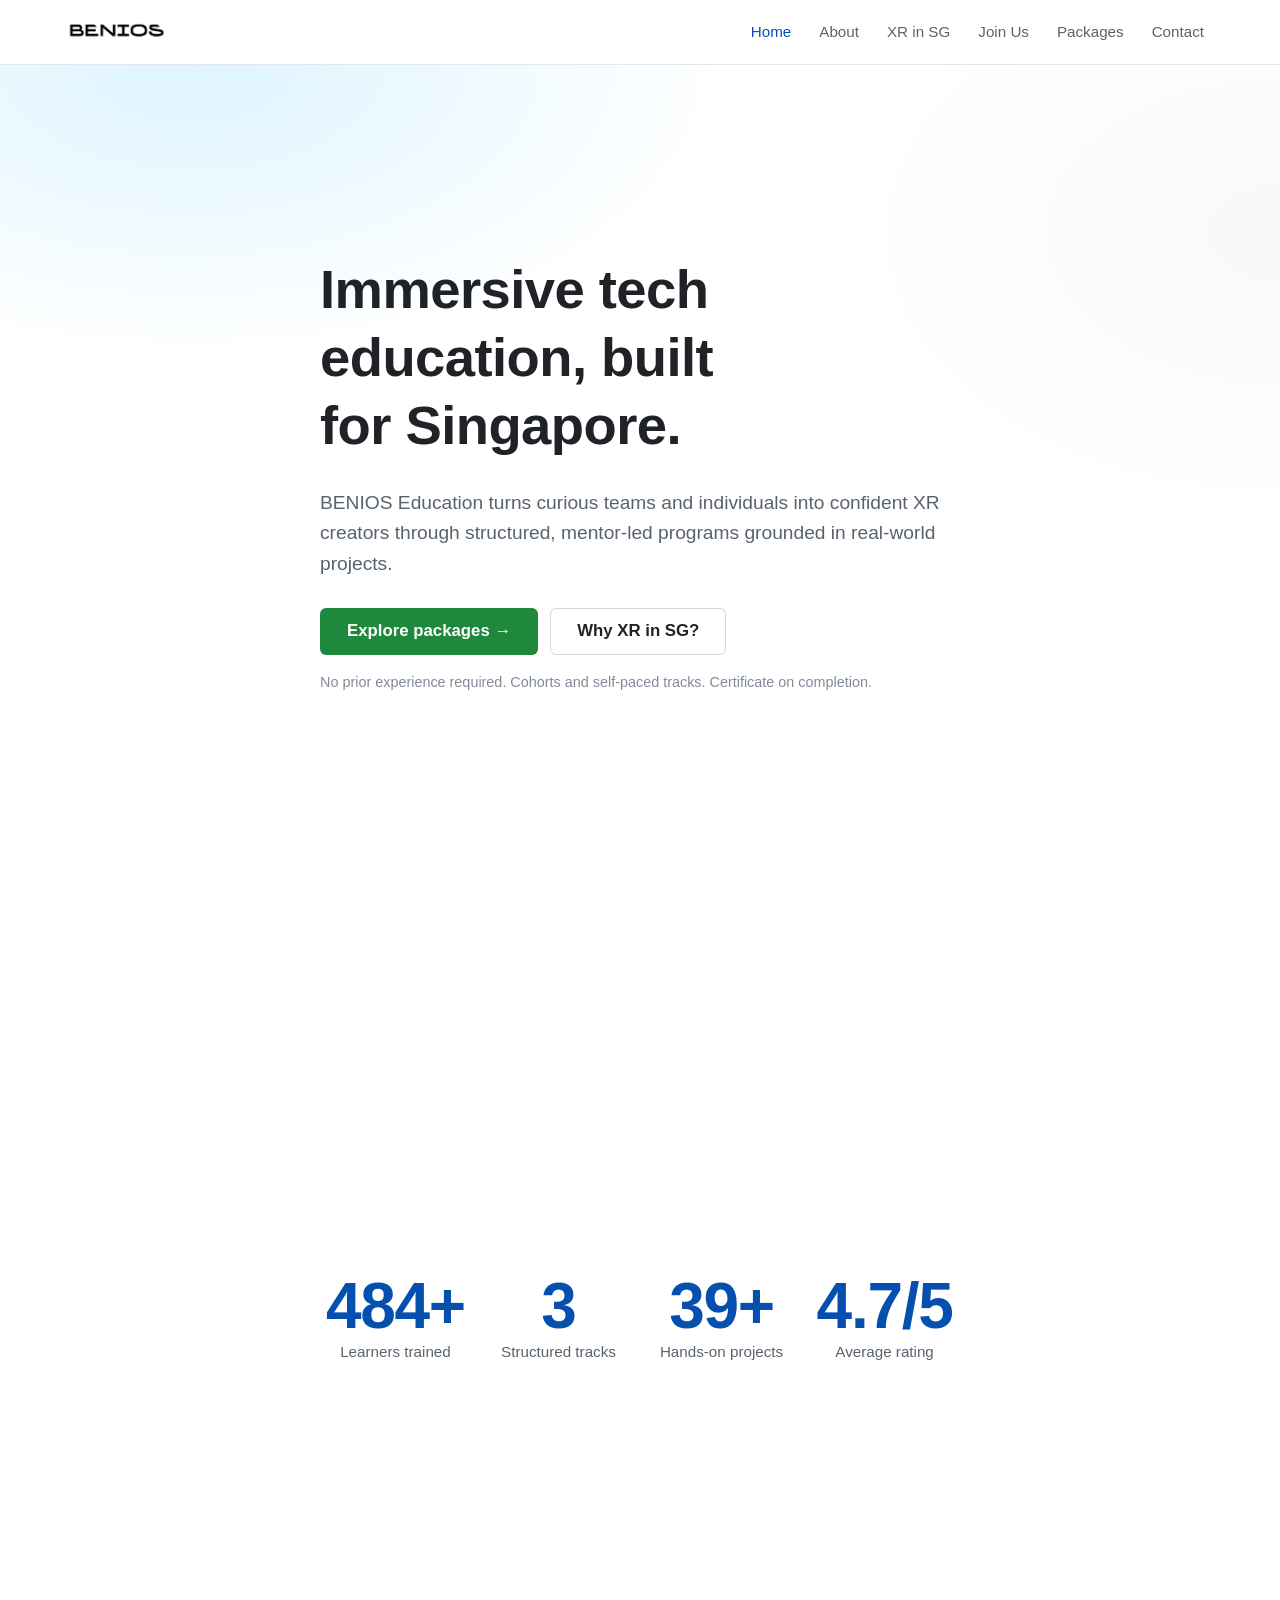
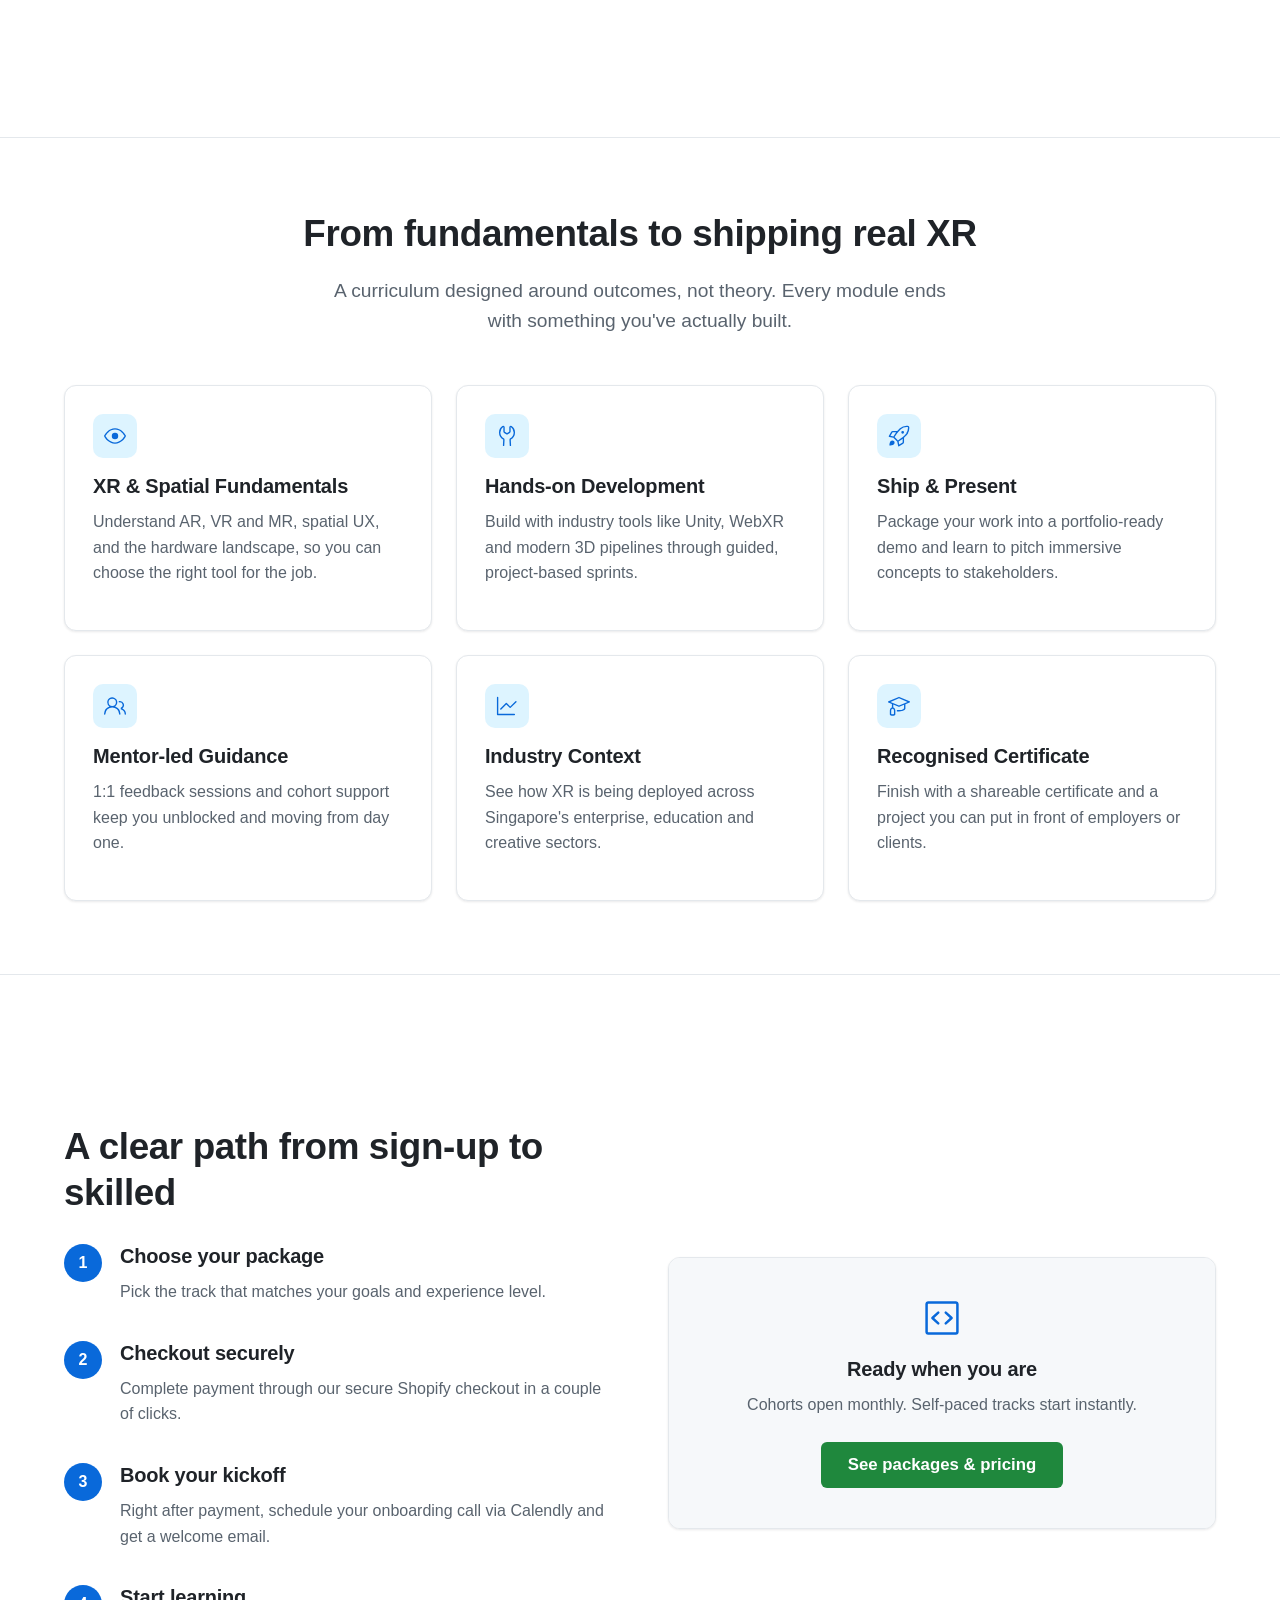
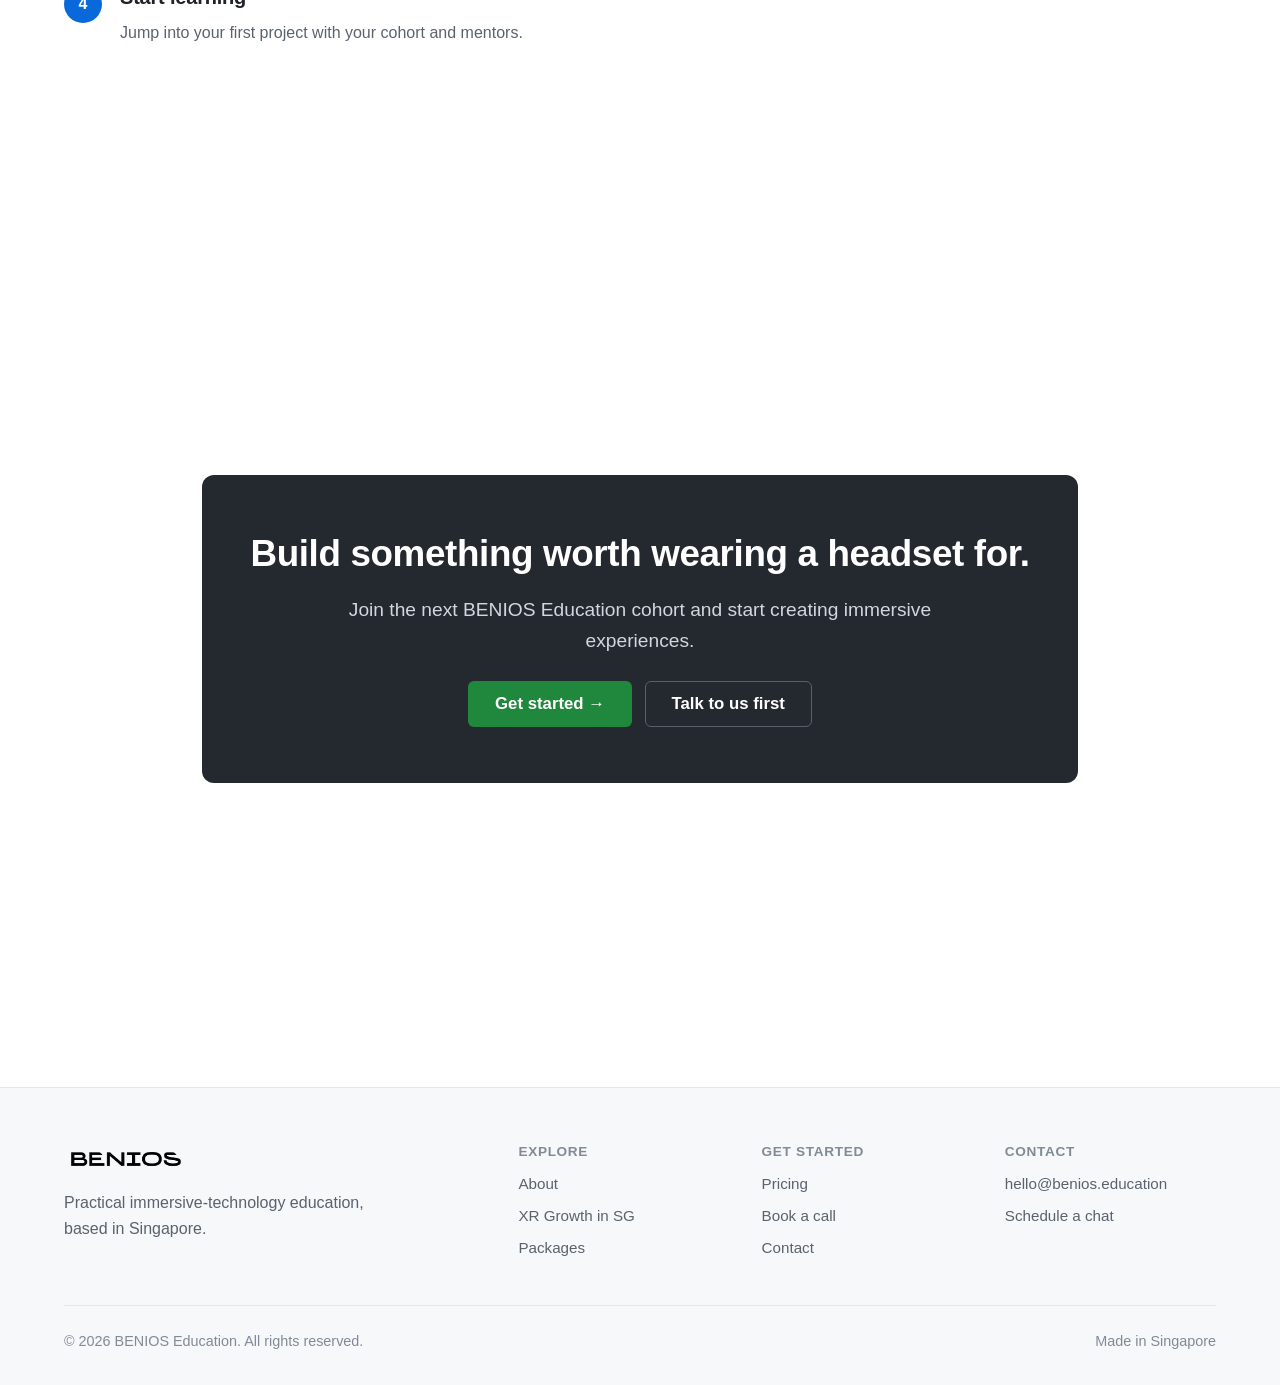
<file: index.html>
<!DOCTYPE html>
<html lang="en">
<head>
  <meta charset="UTF-8" />
  <meta name="viewport" content="width=device-width, initial-scale=1.0" />
  <title>BENIOS Education | Practical XR &amp; Immersive Tech Training in Singapore</title>
  <meta name="description" content="BENIOS Education equips teams and individuals in Singapore with hands-on XR, AR and VR skills through structured, mentor-led programs." />
  <link rel="stylesheet" href="assets/styles.css" />
  <link rel="icon" href="data:image/svg+xml,<svg xmlns='http://www.w3.org/2000/svg' viewBox='0 0 100 100'><rect width='100' height='100' rx='20' fill='%231f2328'/><text x='50' y='68' font-size='58' fill='white' font-family='sans-serif' font-weight='bold' text-anchor='middle'>B</text></svg>" />
</head>
<body class="snap-page">

  <!-- HEADER -->
  <header class="site-header">
    <div class="container nav">
      <a class="brand" href="index.html"><img class="logo" src="assets/benios-logo.png" alt="BENIOS Education" /></a>
      <button class="nav-toggle" aria-label="Menu" onclick="document.getElementById('nav').classList.toggle('open')">☰</button>
      <nav class="nav-links" id="nav">
        <a href="index.html" class="active">Home</a>
        <a href="about.html">About</a>
        <a href="xr-growth.html">XR in SG</a>
        <a href="join.html">Join Us</a>
        <a href="packages.html">Packages</a>
        <a href="book.html">Contact</a>
      </nav>
    </div>
  </header>

  <!-- HERO -->
  <section class="hero snap">
    <div class="container">
      <h1>Immersive tech education, built for Singapore.</h1>
      <p class="lead">BENIOS Education turns curious teams and individuals into confident XR creators through structured, mentor-led programs grounded in real-world projects.</p>
      <div class="hero-cta">
        <a class="btn btn-primary btn-lg" href="packages.html">Explore packages →</a>
        <a class="btn btn-secondary btn-lg" href="xr-growth.html">Why XR in SG?</a>
      </div>
      <p class="hero-note">No prior experience required. Cohorts and self-paced tracks. Certificate on completion.</p>
    </div>
  </section>

  <!-- LOGOS / TRUST -->
  <section class="section-sm snap">
    <div class="container">
      <div class="stats stat-reveal">
        <div class="stat"><div class="num" data-count="500" data-suffix="+">500+</div><div class="label">Learners trained</div></div>
        <div class="stat"><div class="num" data-count="3">3</div><div class="label">Structured tracks</div></div>
        <div class="stat"><div class="num" data-count="40" data-suffix="+">40+</div><div class="label">Hands-on projects</div></div>
        <div class="stat"><div class="num" data-count="4.9" data-decimals="1" data-suffix="/5">4.9/5</div><div class="label">Average rating</div></div>
      </div>
    </div>
  </section>

  <hr class="divider" />

  <!-- WHAT YOU LEARN -->
  <section class="section snap">
    <div class="container">
      <div class="center reveal" style="margin-bottom:48px">
        <h2>From fundamentals to shipping real XR</h2>
        <p class="lead center">A curriculum designed around outcomes, not theory. Every module ends with something you've actually built.</p>
      </div>
      <div class="grid grid-3 reveal">
        <div class="card">
          <div class="icon"><img src="assets/icons/eye.svg" alt="" /></div>
          <h3>XR &amp; Spatial Fundamentals</h3>
          <p class="muted">Understand AR, VR and MR, spatial UX, and the hardware landscape, so you can choose the right tool for the job.</p>
        </div>
        <div class="card">
          <div class="icon"><img src="assets/icons/tools.svg" alt="" /></div>
          <h3>Hands-on Development</h3>
          <p class="muted">Build with industry tools like Unity, WebXR and modern 3D pipelines through guided, project-based sprints.</p>
        </div>
        <div class="card">
          <div class="icon"><img src="assets/icons/rocket.svg" alt="" /></div>
          <h3>Ship &amp; Present</h3>
          <p class="muted">Package your work into a portfolio-ready demo and learn to pitch immersive concepts to stakeholders.</p>
        </div>
        <div class="card">
          <div class="icon"><img src="assets/icons/people.svg" alt="" /></div>
          <h3>Mentor-led Guidance</h3>
          <p class="muted">1:1 feedback sessions and cohort support keep you unblocked and moving from day one.</p>
        </div>
        <div class="card">
          <div class="icon"><img src="assets/icons/graph.svg" alt="" /></div>
          <h3>Industry Context</h3>
          <p class="muted">See how XR is being deployed across Singapore's enterprise, education and creative sectors.</p>
        </div>
        <div class="card">
          <div class="icon"><img src="assets/icons/mortar-board.svg" alt="" /></div>
          <h3>Recognised Certificate</h3>
          <p class="muted">Finish with a shareable certificate and a project you can put in front of employers or clients.</p>
        </div>
      </div>
    </div>
  </section>

  <hr class="divider" />

  <!-- HOW IT WORKS -->
  <section class="section snap">
    <div class="container">
      <div class="grid grid-2 reveal" style="align-items:center; gap:56px">
        <div>
          <h2>A clear path from sign-up to skilled</h2>
          <div class="steps" style="margin-top:28px">
            <div class="step"><div class="n"></div><div><h3>Choose your package</h3><p class="muted">Pick the track that matches your goals and experience level.</p></div></div>
            <div class="step"><div class="n"></div><div><h3>Checkout securely</h3><p class="muted">Complete payment through our secure Shopify checkout in a couple of clicks.</p></div></div>
            <div class="step"><div class="n"></div><div><h3>Book your kickoff</h3><p class="muted">Right after payment, schedule your onboarding call via Calendly and get a welcome email.</p></div></div>
            <div class="step"><div class="n"></div><div><h3>Start learning</h3><p class="muted">Jump into your first project with your cohort and mentors.</p></div></div>
          </div>
        </div>
        <div class="card" style="padding:0; overflow:hidden">
          <div style="background:var(--canvas-subtle); padding:40px; text-align:center;">
            <div class="feature-illus"><img src="assets/icons/code-square.svg" alt="" /></div>
            <h3 style="margin-top:12px">Ready when you are</h3>
            <p class="muted">Cohorts open monthly. Self-paced tracks start instantly.</p>
            <a class="btn btn-primary btn-lg" href="packages.html" style="margin-top:8px">See packages & pricing</a>
          </div>
        </div>
      </div>
    </div>
  </section>

  <!-- CTA -->
  <section class="section snap">
    <div class="container">
      <div class="cta-band reveal">
        <h2>Build something worth wearing a headset for.</h2>
        <p class="lead center" style="margin:0 auto 24px">Join the next BENIOS Education cohort and start creating immersive experiences.</p>
        <a class="btn btn-primary btn-lg" href="packages.html">Get started →</a>
        <a class="btn btn-secondary btn-lg" href="book.html" style="margin-left:8px">Talk to us first</a>
      </div>
    </div>
  </section>

  <!-- FOOTER -->
  <footer class="site-footer">
    <div class="container">
      <div class="footer-grid">
        <div>
          <a class="brand" href="index.html"><img class="logo" src="assets/benios-logo.png" alt="BENIOS Education" /></a>
          <p class="muted" style="margin-top:12px; max-width:36ch">Practical immersive-technology education, based in Singapore.</p>
        </div>
        <div>
          <h4>Explore</h4>
          <a href="about.html">About</a>
          <a href="xr-growth.html">XR Growth in SG</a>
          <a href="packages.html">Packages</a>
        </div>
        <div>
          <h4>Get started</h4>
          <a href="packages.html">Pricing</a>
          <a href="book.html">Book a call</a>
          <a href="book.html">Contact</a>
        </div>
        <div>
          <h4>Contact</h4>
          <a href="mailto:hello@benios.education">hello@benios.education</a>
          <a href="book.html">Schedule a chat</a>
        </div>
      </div>
      <div class="footer-bottom">
        <span>© 2026 BENIOS Education. All rights reserved.</span>
        <span>Made in Singapore</span>
      </div>
    </div>
  </footer>

  <script src="assets/site.js" defer></script>
</body>
</html>
</file>
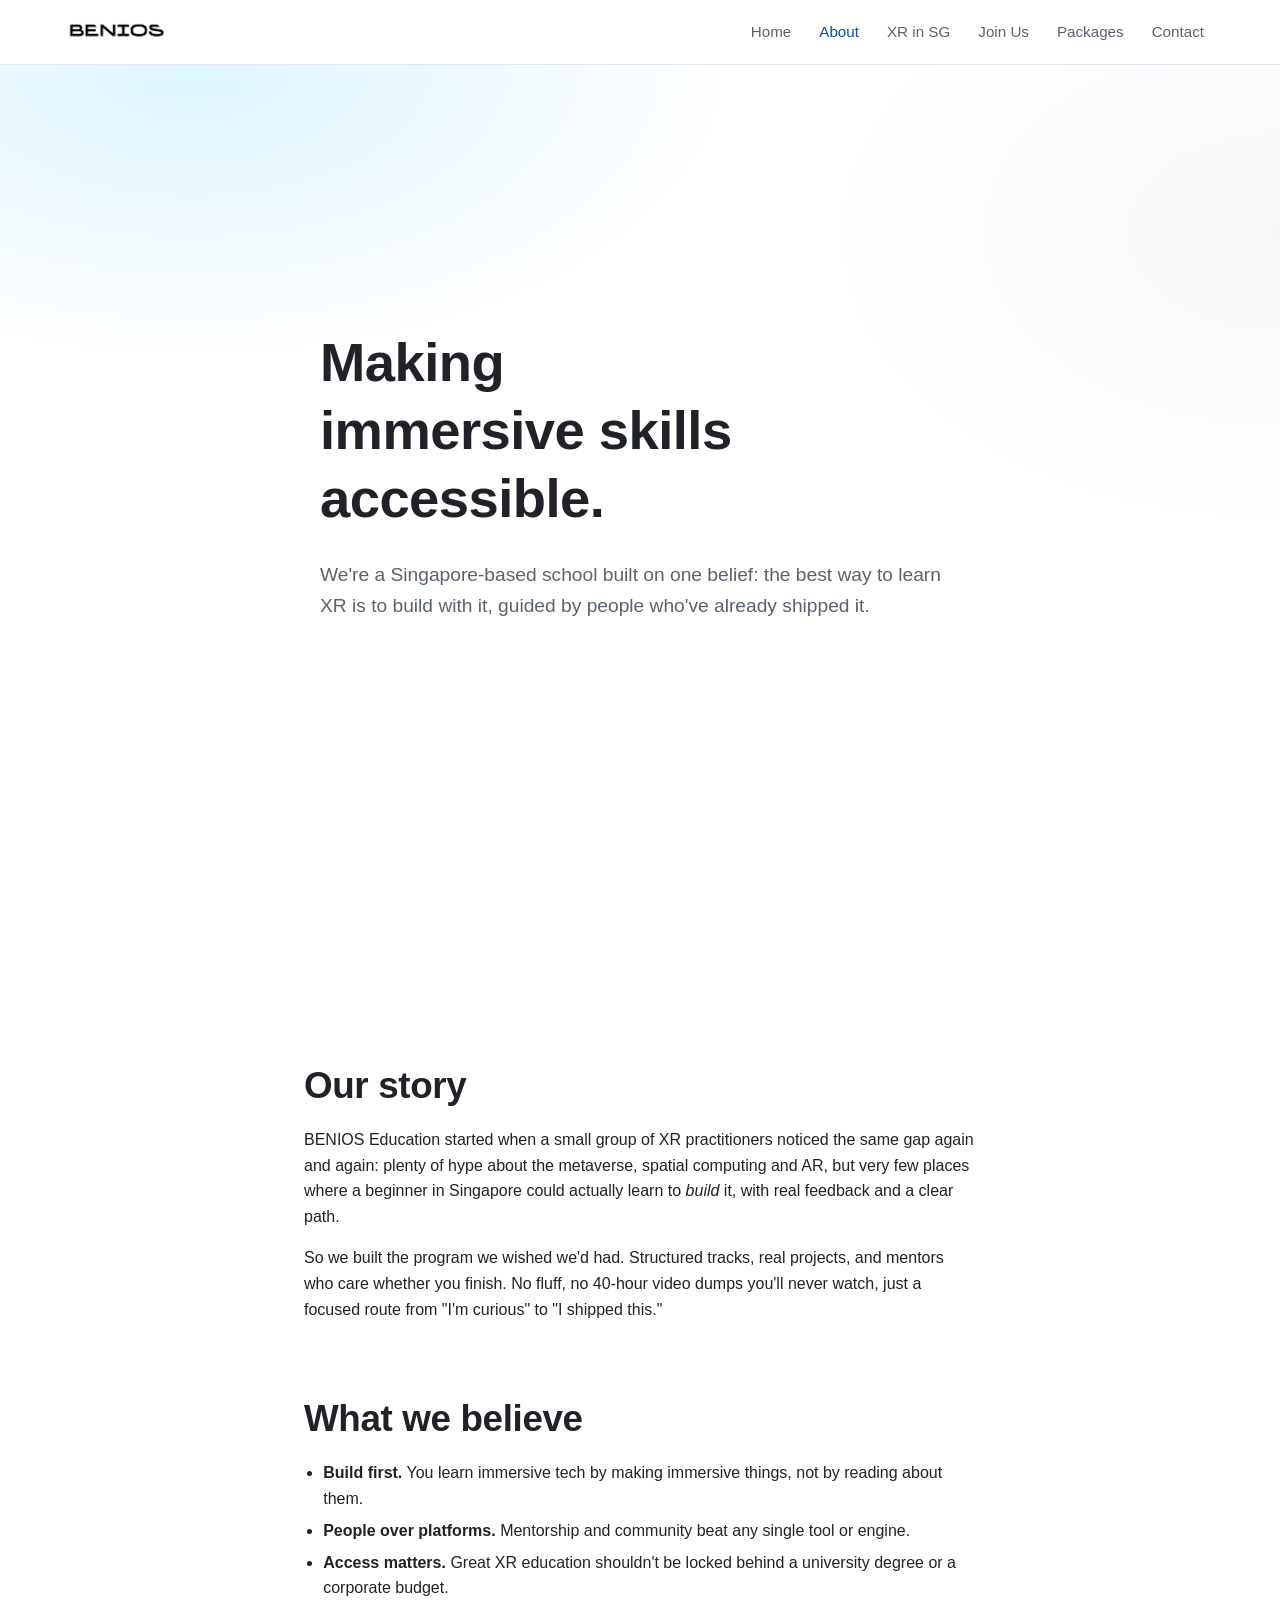
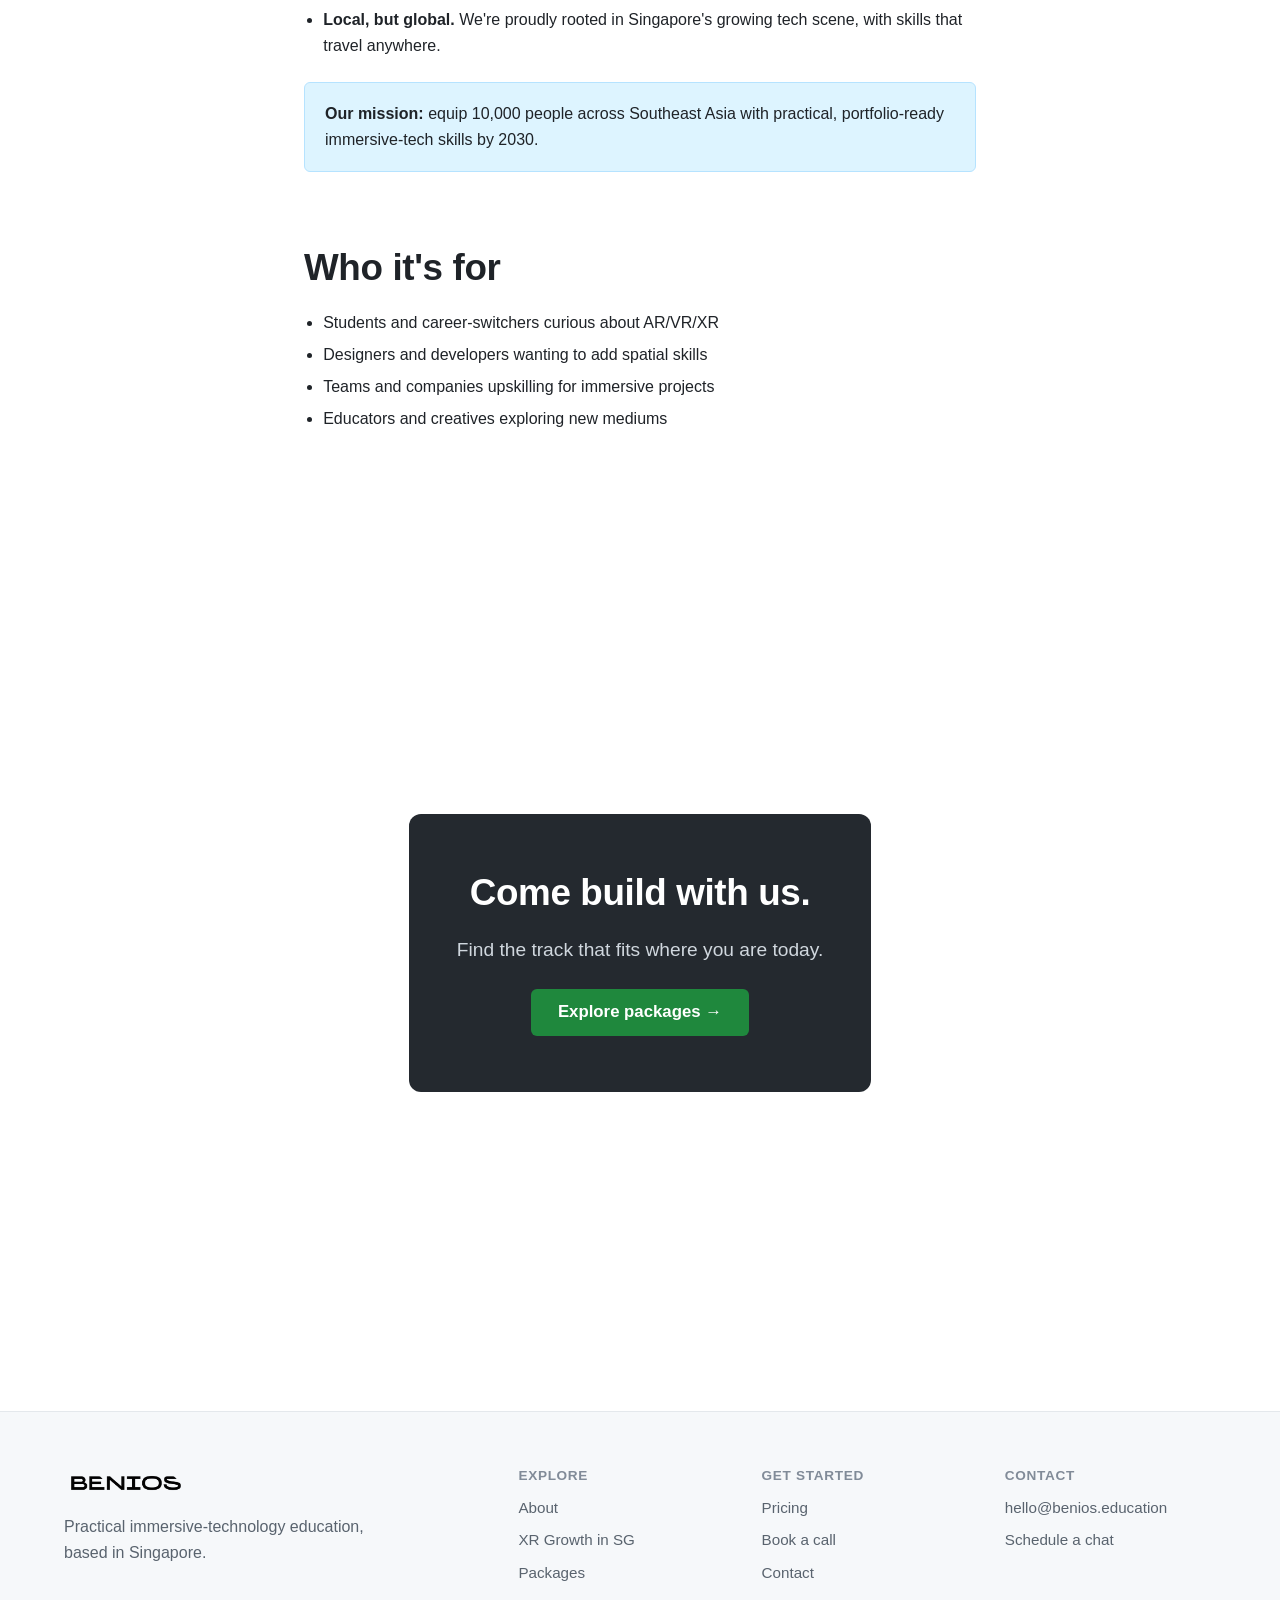
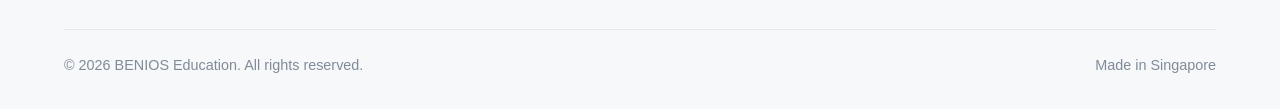
<file: about.html>
<!DOCTYPE html>
<html lang="en">
<head>
  <meta charset="UTF-8" />
  <meta name="viewport" content="width=device-width, initial-scale=1.0" />
  <title>About | BENIOS Education</title>
  <meta name="description" content="BENIOS Education is a Singapore-based immersive-technology school on a mission to make XR skills accessible and practical." />
  <link rel="stylesheet" href="assets/styles.css" />
  <link rel="icon" href="data:image/svg+xml,<svg xmlns='http://www.w3.org/2000/svg' viewBox='0 0 100 100'><rect width='100' height='100' rx='20' fill='%231f2328'/><text x='50' y='68' font-size='58' fill='white' font-family='sans-serif' font-weight='bold' text-anchor='middle'>B</text></svg>" />
</head>
<body class="snap-page">
  <header class="site-header">
    <div class="container nav">
      <a class="brand" href="index.html"><img class="logo" src="assets/benios-logo.png" alt="BENIOS Education" /></a>
      <button class="nav-toggle" aria-label="Menu" onclick="document.getElementById('nav').classList.toggle('open')">☰</button>
      <nav class="nav-links" id="nav">
        <a href="index.html">Home</a>
        <a href="about.html" class="active">About</a>
        <a href="xr-growth.html">XR in SG</a>
        <a href="join.html">Join Us</a>
        <a href="packages.html">Packages</a>
        <a href="book.html">Contact</a>
      </nav>
    </div>
  </header>

  <section class="hero snap">
    <div class="container">
      <h1>Making immersive skills accessible.</h1>
      <p class="lead">We're a Singapore-based school built on one belief: the best way to learn XR is to build with it, guided by people who've already shipped it.</p>
    </div>
  </section>

  <section class="section">
    <div class="container prose">
      <h2>Our story</h2>
      <p>BENIOS Education started when a small group of XR practitioners noticed the same gap again and again: plenty of hype about the metaverse, spatial computing and AR, but very few places where a beginner in Singapore could actually learn to <em>build</em> it, with real feedback and a clear path.</p>
      <p>So we built the program we wished we'd had. Structured tracks, real projects, and mentors who care whether you finish. No fluff, no 40-hour video dumps you'll never watch, just a focused route from "I'm curious" to "I shipped this."</p>

      <h2>What we believe</h2>
      <ul>
        <li><strong>Build first.</strong> You learn immersive tech by making immersive things, not by reading about them.</li>
        <li><strong>People over platforms.</strong> Mentorship and community beat any single tool or engine.</li>
        <li><strong>Access matters.</strong> Great XR education shouldn't be locked behind a university degree or a corporate budget.</li>
        <li><strong>Local, but global.</strong> We're proudly rooted in Singapore's growing tech scene, with skills that travel anywhere.</li>
      </ul>

      <div class="callout">
        <strong>Our mission:</strong> equip 10,000 people across Southeast Asia with practical, portfolio-ready immersive-tech skills by 2030.
      </div>

      <h2>Who it's for</h2>
      <ul>
        <li>Students and career-switchers curious about AR/VR/XR</li>
        <li>Designers and developers wanting to add spatial skills</li>
        <li>Teams and companies upskilling for immersive projects</li>
        <li>Educators and creatives exploring new mediums</li>
      </ul>
    </div>
  </section>

  <section class="section snap">
    <div class="container">
      <div class="cta-band">
        <h2>Come build with us.</h2>
        <p class="lead center" style="margin:0 auto 24px">Find the track that fits where you are today.</p>
        <a class="btn btn-primary btn-lg" href="packages.html">Explore packages →</a>
      </div>
    </div>
  </section>

  <footer class="site-footer">
    <div class="container">
      <div class="footer-grid">
        <div>
          <a class="brand" href="index.html"><img class="logo" src="assets/benios-logo.png" alt="BENIOS Education" /></a>
          <p class="muted" style="margin-top:12px; max-width:36ch">Practical immersive-technology education, based in Singapore.</p>
        </div>
        <div><h4>Explore</h4><a href="about.html">About</a><a href="xr-growth.html">XR Growth in SG</a><a href="packages.html">Packages</a></div>
        <div><h4>Get started</h4><a href="packages.html">Pricing</a><a href="book.html">Book a call</a><a href="book.html">Contact</a></div>
        <div><h4>Contact</h4><a href="mailto:hello@benios.education">hello@benios.education</a><a href="book.html">Schedule a chat</a></div>
      </div>
      <div class="footer-bottom"><span>© 2026 BENIOS Education. All rights reserved.</span><span>Made in Singapore</span></div>
    </div>
  </footer>

  <script src="assets/site.js" defer></script>
</body>
</html>
</file>
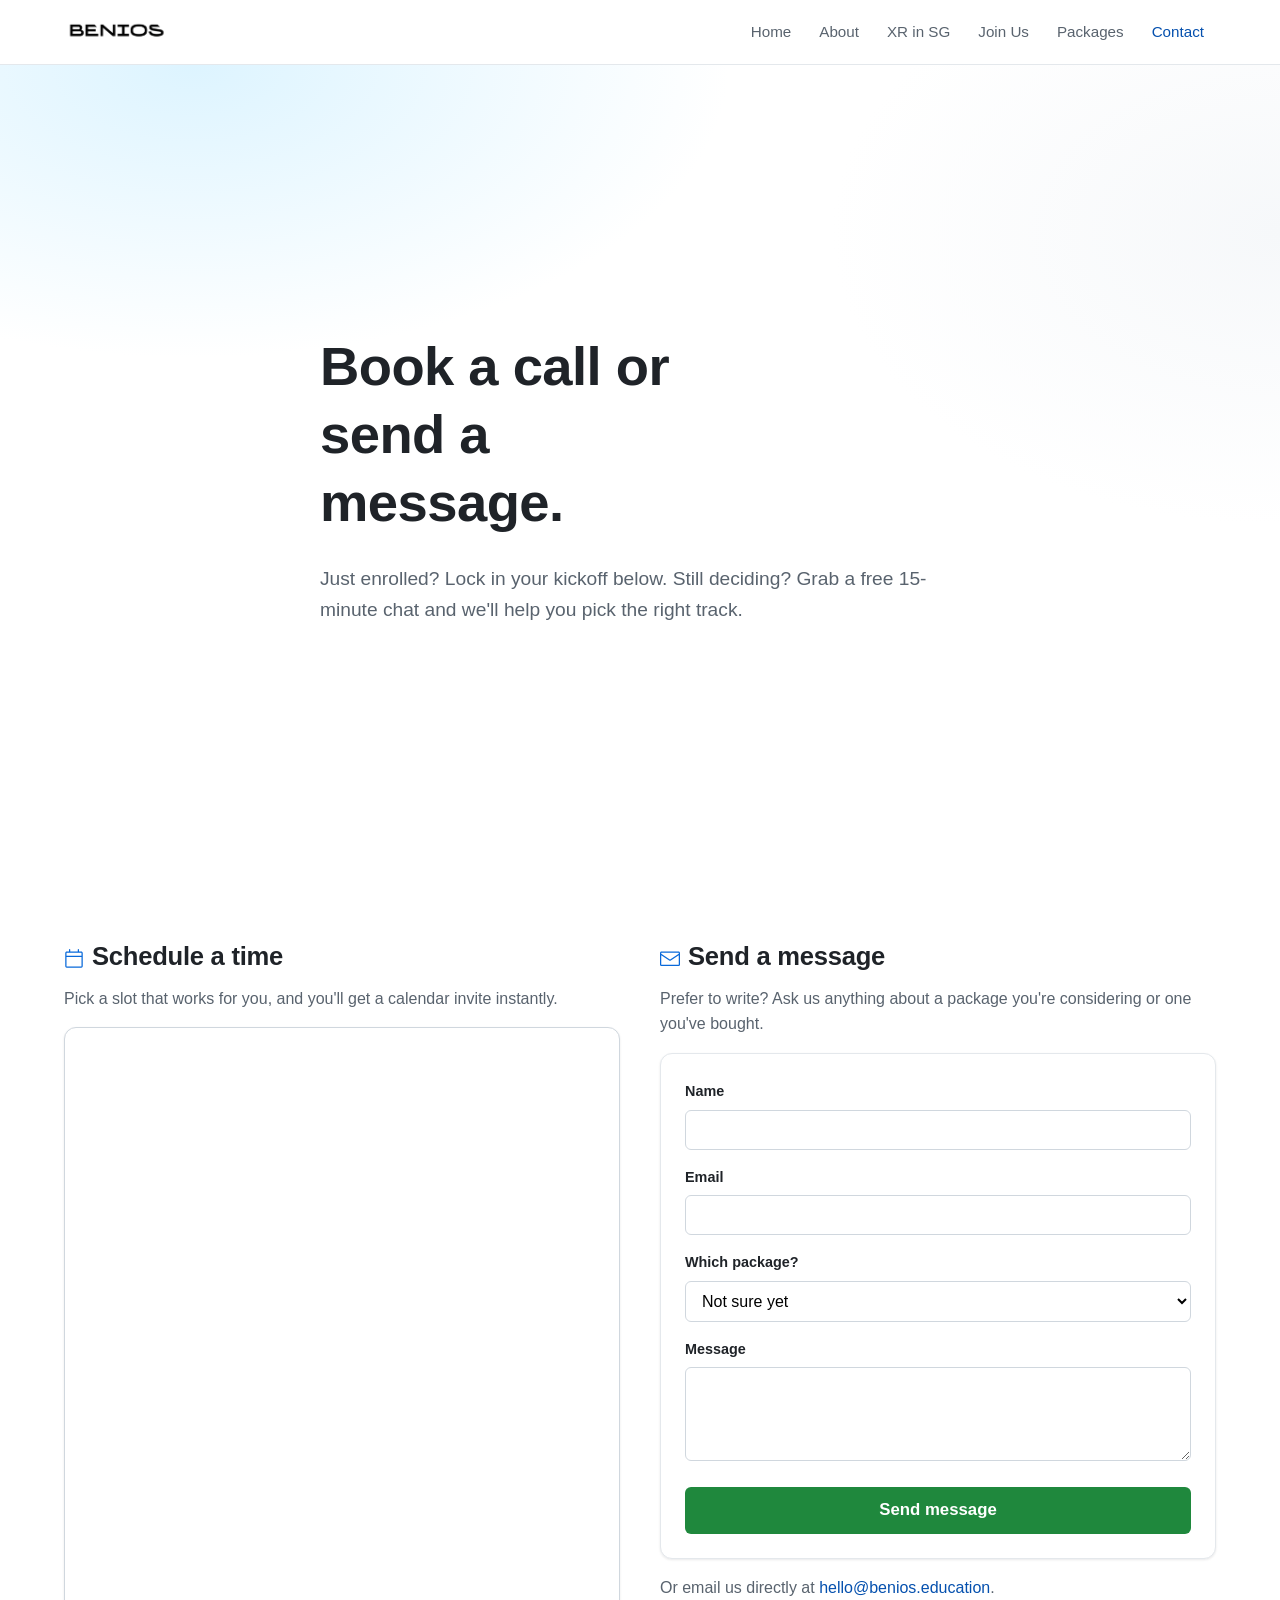
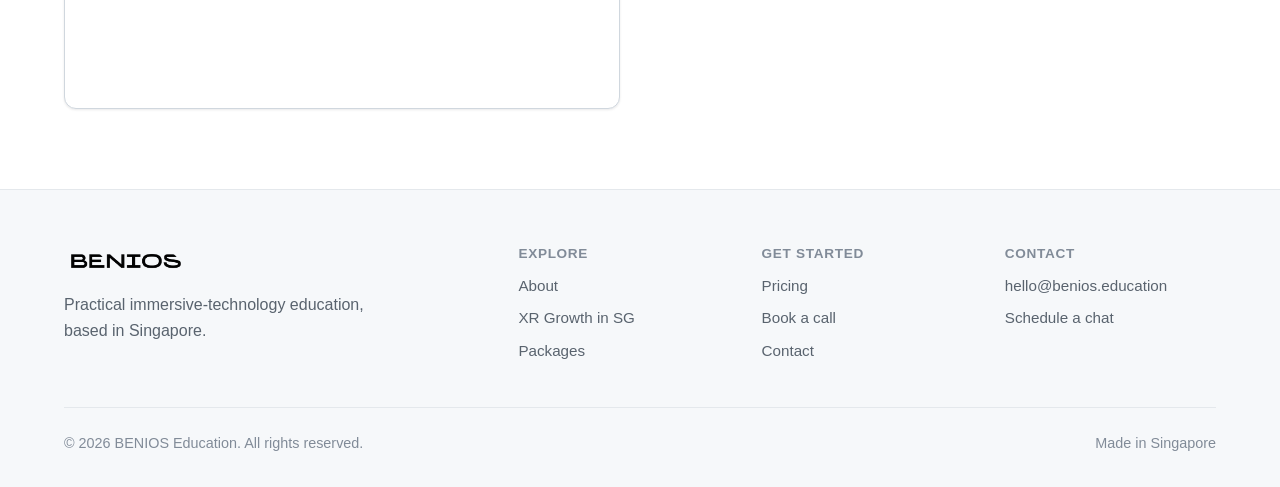
<file: book.html>
<!DOCTYPE html>
<html lang="en">
<head>
  <meta charset="UTF-8" />
  <meta name="viewport" content="width=device-width, initial-scale=1.0" />
  <title>Book a Call &amp; Contact | BENIOS Education</title>
  <meta name="description" content="Book your onboarding or a pre-sales chat with BENIOS Education, or send us a message." />
  <link rel="stylesheet" href="assets/styles.css" />
  <link rel="icon" href="data:image/svg+xml,<svg xmlns='http://www.w3.org/2000/svg' viewBox='0 0 100 100'><rect width='100' height='100' rx='20' fill='%231f2328'/><text x='50' y='68' font-size='58' fill='white' font-family='sans-serif' font-weight='bold' text-anchor='middle'>B</text></svg>" />
</head>
<body class="snap-page">
  <header class="site-header">
    <div class="container nav">
      <a class="brand" href="index.html"><img class="logo" src="assets/benios-logo.png" alt="BENIOS Education" /></a>
      <button class="nav-toggle" aria-label="Menu" onclick="document.getElementById('nav').classList.toggle('open')">☰</button>
      <nav class="nav-links" id="nav">
        <a href="index.html">Home</a>
        <a href="about.html">About</a>
        <a href="xr-growth.html">XR in SG</a>
        <a href="join.html">Join Us</a>
        <a href="packages.html">Packages</a>
        <a href="book.html" class="active">Contact</a>
      </nav>
    </div>
  </header>

  <section class="hero snap" style="padding-bottom:32px">
    <div class="container">
      <h1 id="welcome">Book a call or send a message.</h1>
      <p class="lead">Just enrolled? Lock in your kickoff below. Still deciding? Grab a free 15-minute chat and we'll help you pick the right track.</p>
    </div>
  </section>

  <section class="section-sm snap">
    <div class="container">
      <div class="grid grid-2" style="gap:40px; align-items:start">

        <!-- CALENDLY -->
        <div>
          <h2 style="font-size:1.6rem"><img class="h-icon" src="assets/icons/calendar.svg" alt="" />Schedule a time</h2>
          <p class="muted">Pick a slot that works for you, and you'll get a calendar invite instantly.</p>
          <div class="embed-wrap">
            <!-- ============================================================
                 CALENDLY EMBED
                 Replace data-url with YOUR Calendly scheduling link, e.g.
                 https://calendly.com/benios-education/onboarding
                 See README.md → "Calendly setup".
                 ============================================================ -->
            <div class="calendly-inline-widget"
                 data-url="https://calendly.com/YOUR-HANDLE/onboarding"
                 style="min-width:320px;height:680px;"></div>
            <script type="text/javascript" src="https://assets.calendly.com/assets/external/widget.js" async></script>
          </div>
          <noscript><p class="muted">Enable JavaScript, or email us to book a time.</p></noscript>
        </div>

        <!-- CONTACT FORM + EMAIL -->
        <div>
          <h2 style="font-size:1.6rem"><img class="h-icon" src="assets/icons/mail.svg" alt="" />Send a message</h2>
          <p class="muted">Prefer to write? Ask us anything about a package you're considering or one you've bought.</p>

          <!-- ============================================================
               CONTACT FORM
               This posts to Formspree (no backend needed). Replace
               YOUR_FORM_ID with your Formspree form ID, OR swap the
               action for your own endpoint / Google Form / Tally, etc.
               See README.md → "Email / contact form setup".
               ============================================================ -->
          <form class="card" action="https://formspree.io/f/YOUR_FORM_ID" method="POST" style="padding:24px">
            <label style="display:block;margin-bottom:14px">
              <span style="font-weight:600;font-size:.9rem">Name</span>
              <input name="name" required
                     style="width:100%;padding:10px 12px;margin-top:6px;border:1px solid var(--border);border-radius:6px;font-size:1rem;font-family:inherit" />
            </label>
            <label style="display:block;margin-bottom:14px">
              <span style="font-weight:600;font-size:.9rem">Email</span>
              <input type="email" name="email" required
                     style="width:100%;padding:10px 12px;margin-top:6px;border:1px solid var(--border);border-radius:6px;font-size:1rem;font-family:inherit" />
            </label>
            <label style="display:block;margin-bottom:14px">
              <span style="font-weight:600;font-size:.9rem">Which package?</span>
              <select name="package"
                      style="width:100%;padding:10px 12px;margin-top:6px;border:1px solid var(--border);border-radius:6px;font-size:1rem;font-family:inherit;background:#fff">
                <option>Not sure yet</option>
                <option>Starter</option>
                <option>Pro</option>
                <option>Team</option>
              </select>
            </label>
            <label style="display:block;margin-bottom:18px">
              <span style="font-weight:600;font-size:.9rem">Message</span>
              <textarea name="message" rows="4" required
                        style="width:100%;padding:10px 12px;margin-top:6px;border:1px solid var(--border);border-radius:6px;font-size:1rem;font-family:inherit;resize:vertical"></textarea>
            </label>
            <button class="btn btn-primary btn-block btn-lg" type="submit">Send message</button>
          </form>

          <p class="muted" style="margin-top:16px">Or email us directly at
            <a href="mailto:hello@benios.education">hello@benios.education</a>.</p>
        </div>

      </div>
    </div>
  </section>

  <footer class="site-footer">
    <div class="container">
      <div class="footer-grid">
        <div><a class="brand" href="index.html"><img class="logo" src="assets/benios-logo.png" alt="BENIOS Education" /></a><p class="muted" style="margin-top:12px; max-width:36ch">Practical immersive-technology education, based in Singapore.</p></div>
        <div><h4>Explore</h4><a href="about.html">About</a><a href="xr-growth.html">XR Growth in SG</a><a href="packages.html">Packages</a></div>
        <div><h4>Get started</h4><a href="packages.html">Pricing</a><a href="book.html">Book a call</a><a href="book.html">Contact</a></div>
        <div><h4>Contact</h4><a href="mailto:hello@benios.education">hello@benios.education</a><a href="book.html">Schedule a chat</a></div>
      </div>
      <div class="footer-bottom"><span>© 2026 BENIOS Education. All rights reserved.</span><span>Made in Singapore</span></div>
    </div>
  </footer>

  <script>
    // If a buyer lands here from the Shopify order-confirmation redirect
    // (e.g. book.html?purchased=pro), show a tailored welcome message.
    (function () {
      var pkg = new URLSearchParams(location.search).get("purchased");
      if (pkg) {
        var h1 = document.getElementById("welcome");
        if (h1) h1.textContent = "Payment received. Now book your kickoff call.";
      }
    })();
  </script>

  <script src="assets/site.js" defer></script>
</body>
</html>
</file>
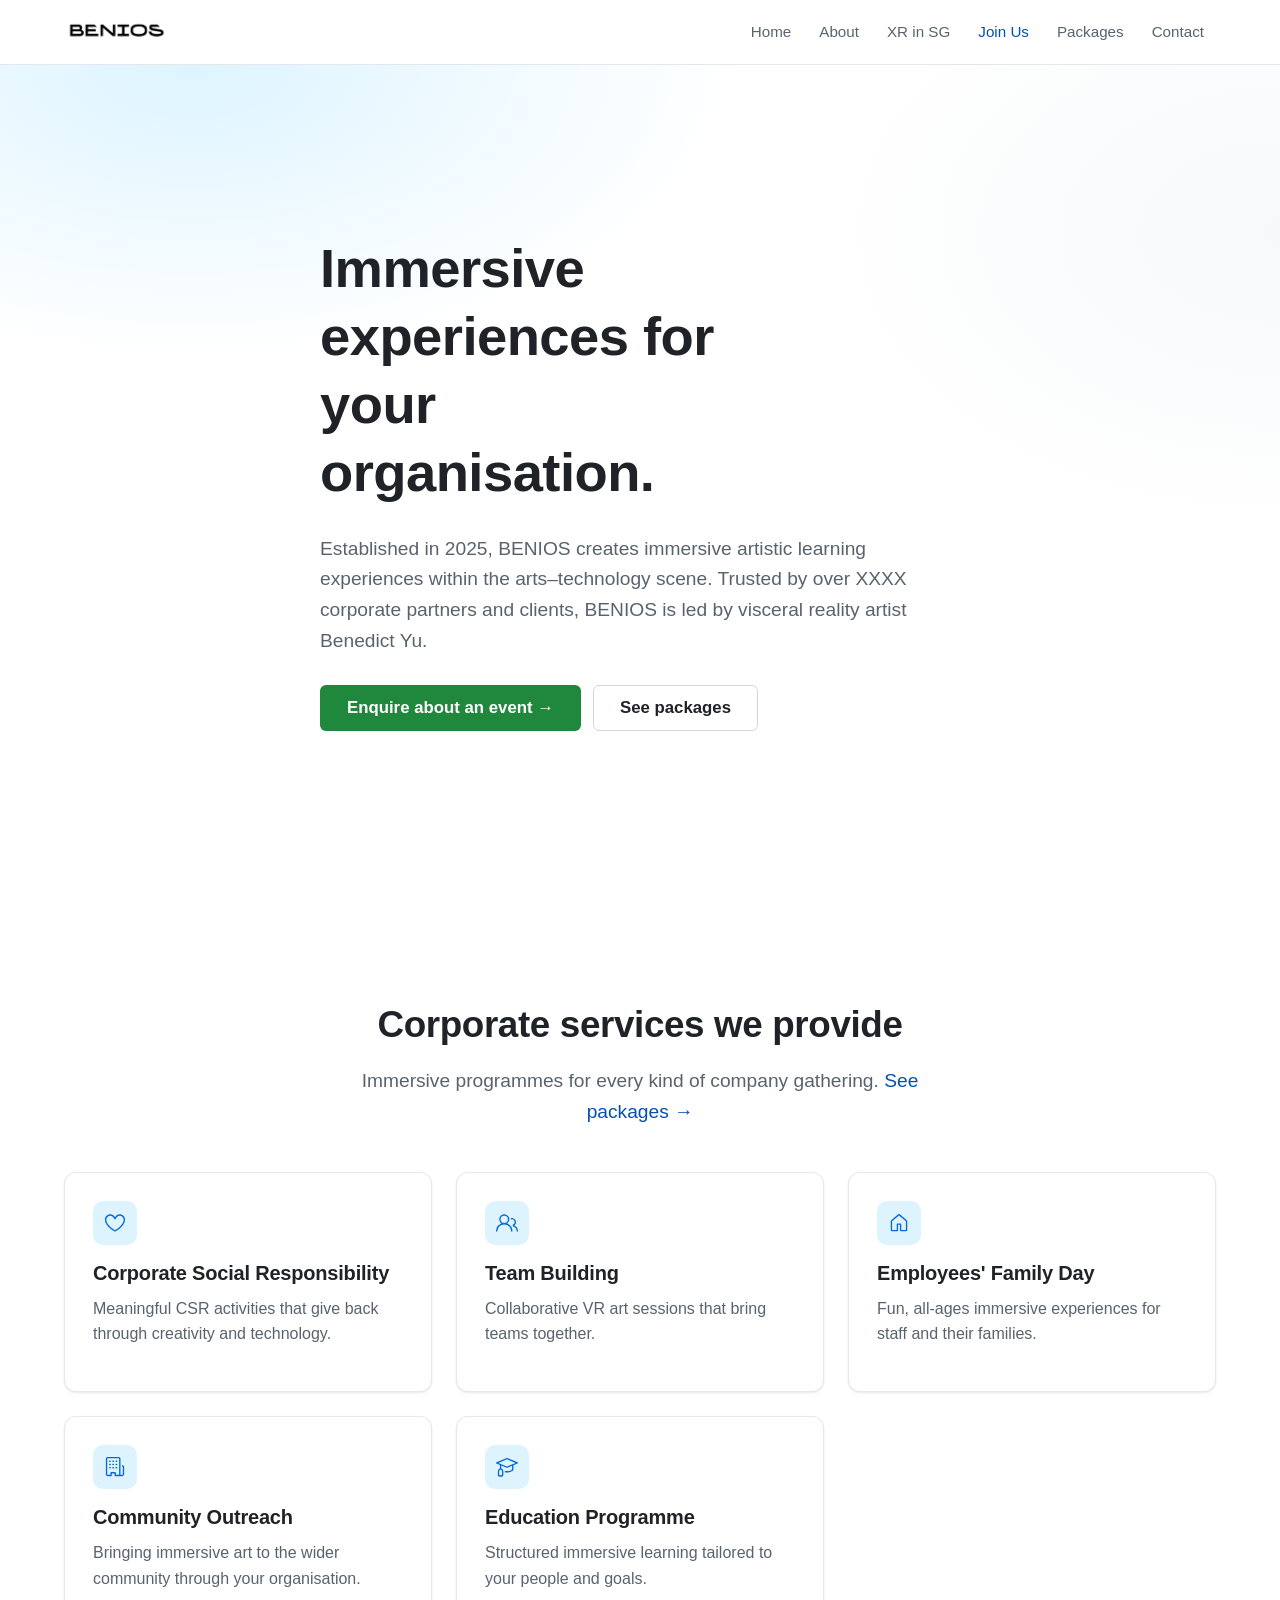
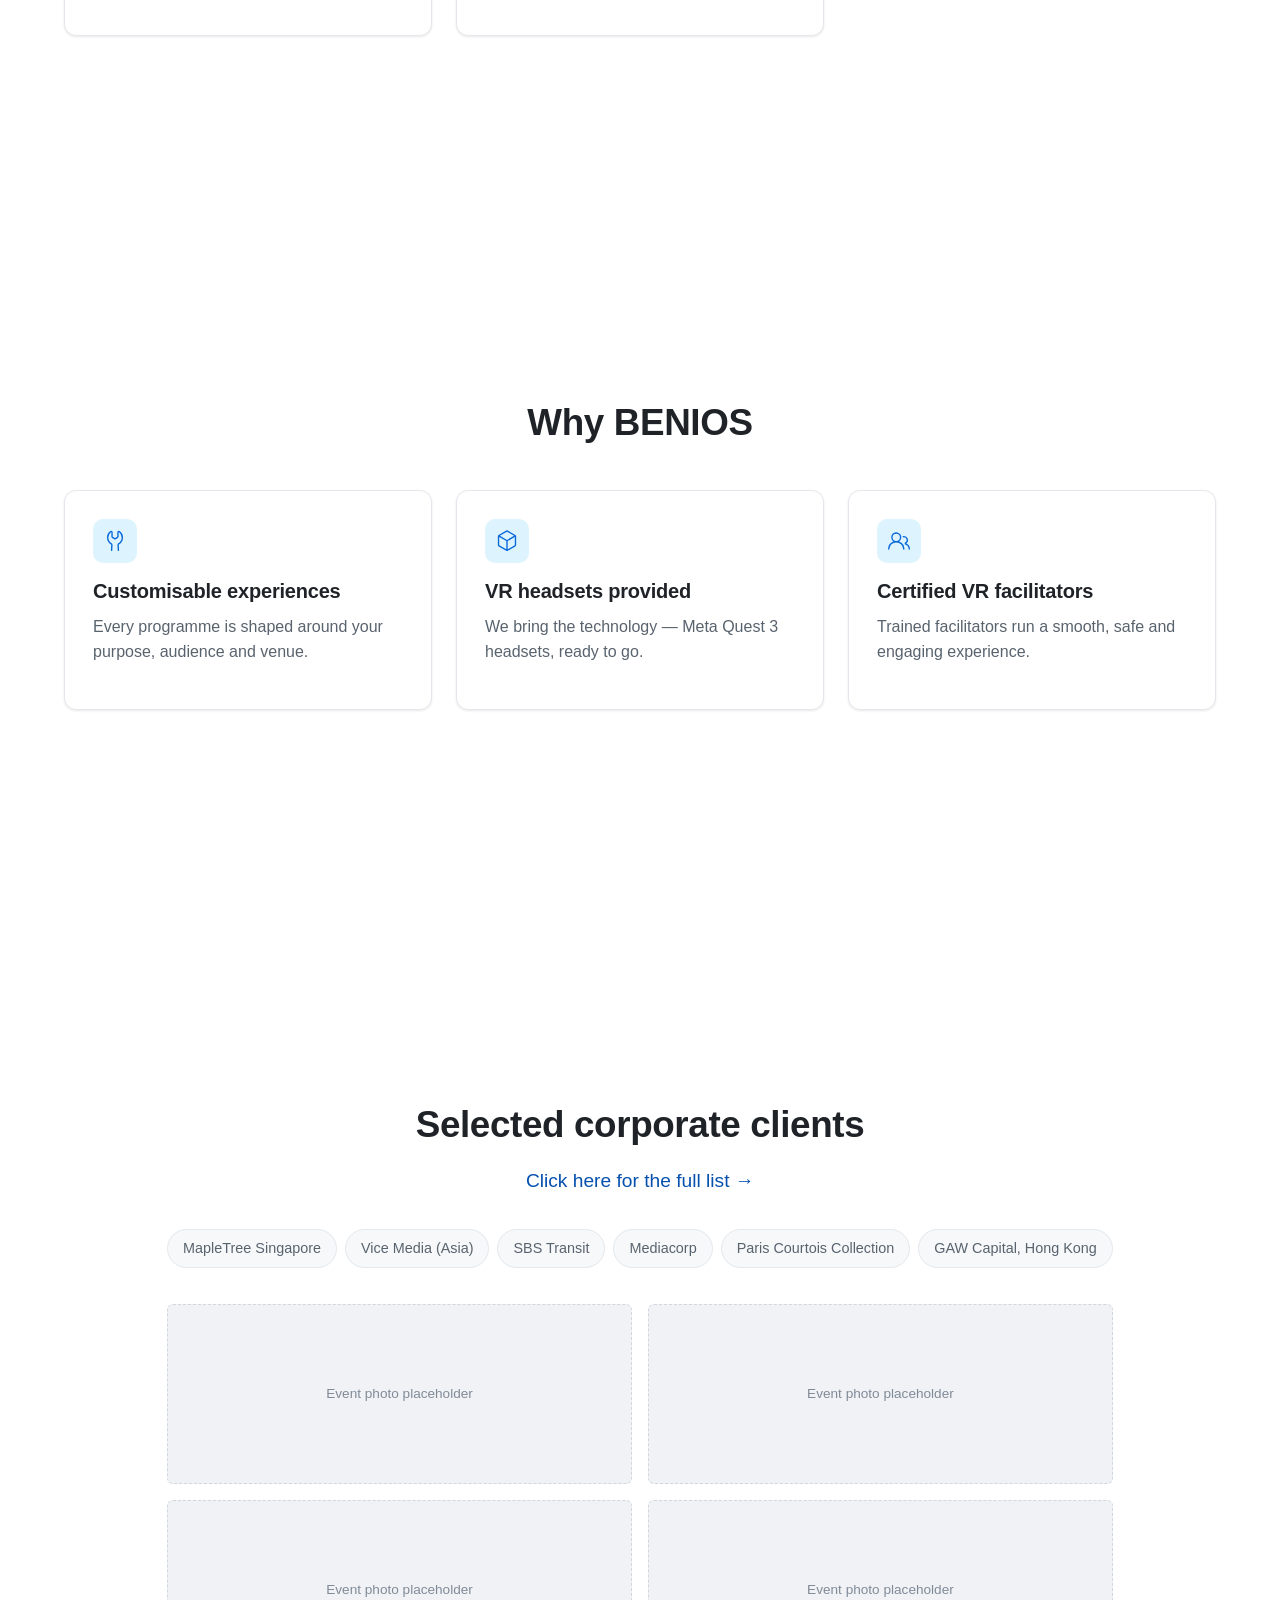
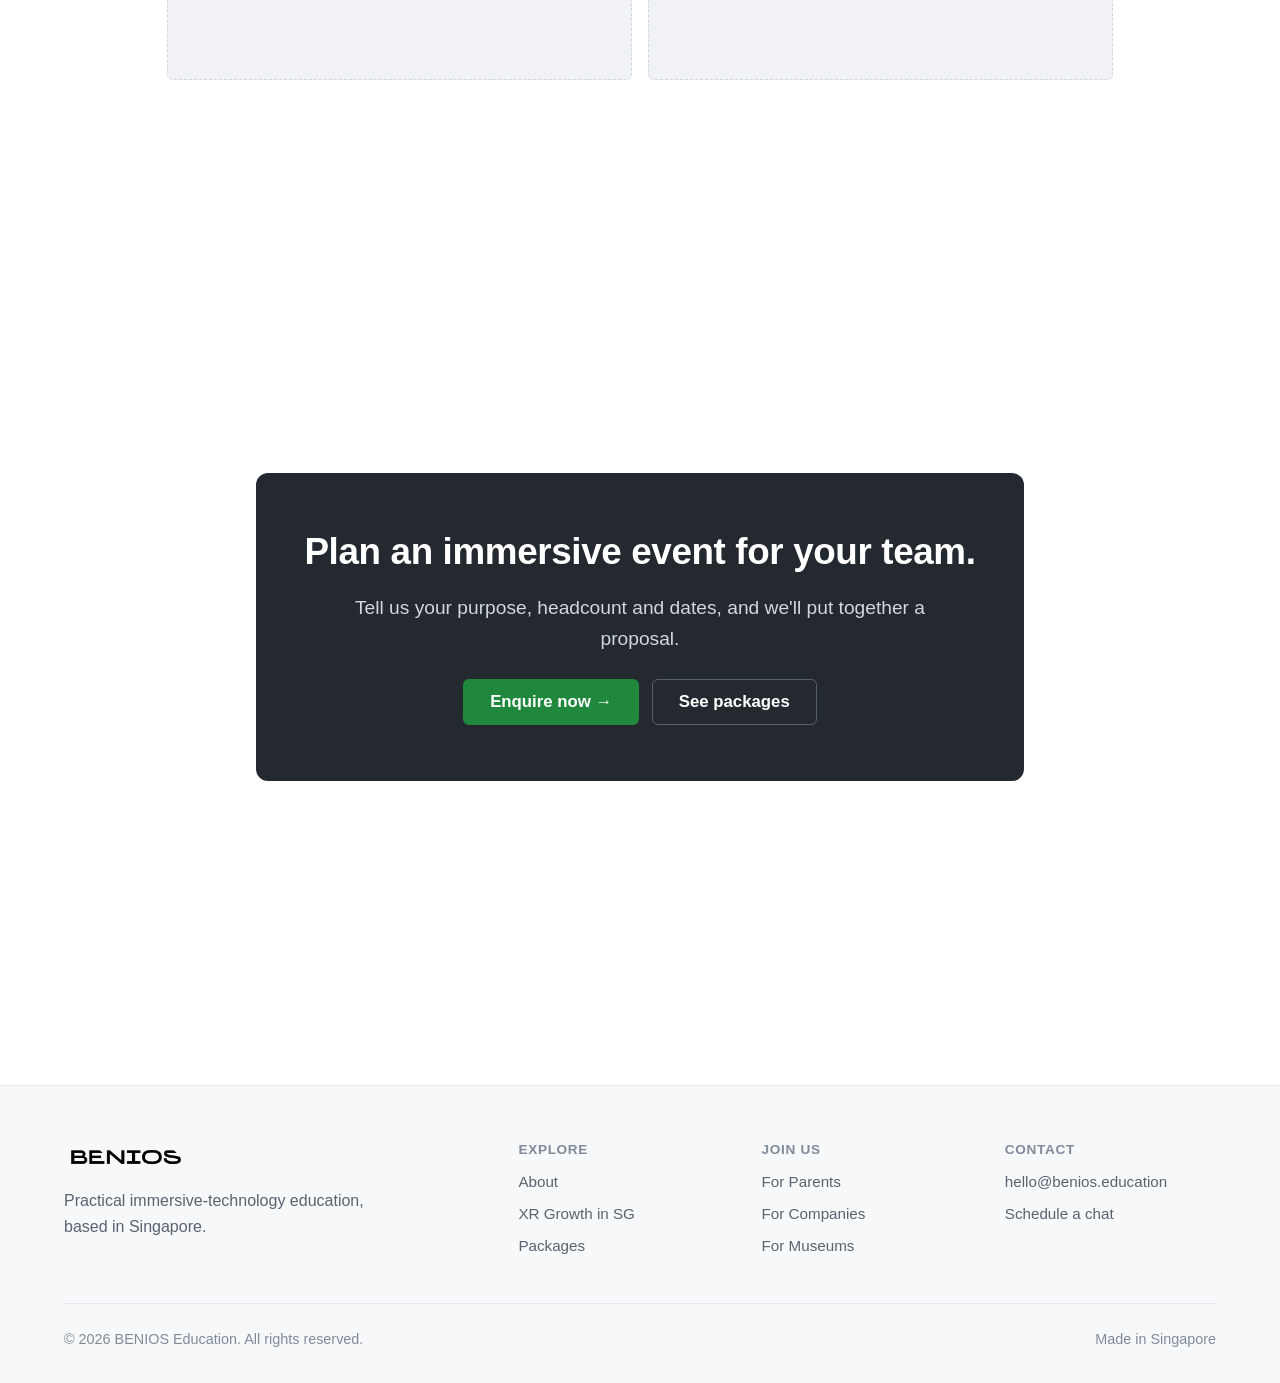
<file: companies.html>
<!DOCTYPE html>
<html lang="en">
<head>
  <meta charset="UTF-8" />
  <meta name="viewport" content="width=device-width, initial-scale=1.0" />
  <title>For Companies | BENIOS Education</title>
  <meta name="description" content="Immersive VR experiences for corporate CSR, team building, family days and outreach. Led by visceral reality artist Benedict Yu." />
  <link rel="stylesheet" href="assets/styles.css" />
  <link rel="icon" href="data:image/svg+xml,<svg xmlns='http://www.w3.org/2000/svg' viewBox='0 0 100 100'><rect width='100' height='100' rx='20' fill='%231f2328'/><text x='50' y='68' font-size='58' fill='white' font-family='sans-serif' font-weight='bold' text-anchor='middle'>B</text></svg>" />
</head>
<body class="snap-page">
  <header class="site-header">
    <div class="container nav">
      <a class="brand" href="index.html"><img class="logo" src="assets/benios-logo.png" alt="BENIOS Education" /></a>
      <button class="nav-toggle" aria-label="Menu" onclick="document.getElementById('nav').classList.toggle('open')">☰</button>
      <nav class="nav-links" id="nav">
        <a href="index.html">Home</a>
        <a href="about.html">About</a>
        <a href="xr-growth.html">XR in SG</a>
        <a href="join.html" class="active">Join Us</a>
        <a href="packages.html">Packages</a>
        <a href="book.html">Contact</a>
      </nav>
    </div>
  </header>

  <!-- HERO -->
  <section class="hero snap">
    <div class="container">
      <h1>Immersive experiences for your organisation.</h1>
      <p class="lead">Established in 2025, BENIOS creates immersive artistic learning experiences within the arts–technology scene. Trusted by over XXXX corporate partners and clients, BENIOS is led by visceral reality artist Benedict Yu.</p>
      <div class="hero-cta">
        <a class="btn btn-primary btn-lg" href="book.html">Enquire about an event →</a>
        <a class="btn btn-secondary btn-lg" href="packages.html">See packages</a>
      </div>
    </div>
  </section>

  <!-- CORPORATE SERVICES -->
  <section class="section snap">
    <div class="container">
      <div class="center reveal" style="margin-bottom:44px">
        <h2>Corporate services we provide</h2>
        <p class="lead center">Immersive programmes for every kind of company gathering. <a href="packages.html">See packages →</a></p>
      </div>
      <div class="grid grid-3 reveal">
        <div class="card">
          <div class="icon"><img src="assets/icons/heart.svg" alt="" /></div>
          <h3>Corporate Social Responsibility</h3>
          <p class="muted">Meaningful CSR activities that give back through creativity and technology.</p>
        </div>
        <div class="card">
          <div class="icon"><img src="assets/icons/people.svg" alt="" /></div>
          <h3>Team Building</h3>
          <p class="muted">Collaborative VR art sessions that bring teams together.</p>
        </div>
        <div class="card">
          <div class="icon"><img src="assets/icons/home.svg" alt="" /></div>
          <h3>Employees' Family Day</h3>
          <p class="muted">Fun, all-ages immersive experiences for staff and their families.</p>
        </div>
        <div class="card">
          <div class="icon"><img src="assets/icons/organization.svg" alt="" /></div>
          <h3>Community Outreach</h3>
          <p class="muted">Bringing immersive art to the wider community through your organisation.</p>
        </div>
        <div class="card">
          <div class="icon"><img src="assets/icons/mortar-board.svg" alt="" /></div>
          <h3>Education Programme</h3>
          <p class="muted">Structured immersive learning tailored to your people and goals.</p>
        </div>
      </div>
    </div>
  </section>

  <!-- WHY BENIOS -->
  <section class="section snap">
    <div class="container">
      <div class="center reveal" style="margin-bottom:44px">
        <h2>Why BENIOS</h2>
      </div>
      <div class="grid grid-3 reveal">
        <div class="card">
          <div class="icon"><img src="assets/icons/tools.svg" alt="" /></div>
          <h3>Customisable experiences</h3>
          <p class="muted">Every programme is shaped around your purpose, audience and venue.</p>
        </div>
        <div class="card">
          <div class="icon"><img src="assets/icons/package.svg" alt="" /></div>
          <h3>VR headsets provided</h3>
          <p class="muted">We bring the technology — Meta Quest 3 headsets, ready to go.</p>
        </div>
        <div class="card">
          <div class="icon"><img src="assets/icons/people.svg" alt="" /></div>
          <h3>Certified VR facilitators</h3>
          <p class="muted">Trained facilitators run a smooth, safe and engaging experience.</p>
        </div>
      </div>
    </div>
  </section>

  <!-- CLIENTS + GALLERY -->
  <section class="section snap">
    <div class="container">
      <div class="center reveal" style="margin-bottom:32px">
        <h2>Selected corporate clients</h2>
        <p class="lead center"><a href="#">Click here for the full list →</a></p>
      </div>
      <div class="chips center reveal" style="margin-bottom:36px">
        <span class="chip">MapleTree Singapore</span>
        <span class="chip">Vice Media (Asia)</span>
        <span class="chip">SBS Transit</span>
        <span class="chip">Mediacorp</span>
        <span class="chip">Paris Courtois Collection</span>
        <span class="chip">GAW Capital, Hong Kong</span>
      </div>
      <div class="ph-gallery reveal">
        <div class="ph">Event photo placeholder</div>
        <div class="ph">Event photo placeholder</div>
        <div class="ph">Event photo placeholder</div>
        <div class="ph">Event photo placeholder</div>
      </div>
    </div>
  </section>

  <!-- CTA -->
  <section class="section snap">
    <div class="container">
      <div class="cta-band reveal">
        <h2>Plan an immersive event for your team.</h2>
        <p class="lead center" style="margin:0 auto 24px">Tell us your purpose, headcount and dates, and we'll put together a proposal.</p>
        <a class="btn btn-primary btn-lg" href="book.html">Enquire now →</a>
        <a class="btn btn-secondary btn-lg" href="packages.html" style="margin-left:8px">See packages</a>
      </div>
    </div>
  </section>

  <footer class="site-footer">
    <div class="container">
      <div class="footer-grid">
        <div><a class="brand" href="index.html"><img class="logo" src="assets/benios-logo.png" alt="BENIOS Education" /></a><p class="muted" style="margin-top:12px; max-width:36ch">Practical immersive-technology education, based in Singapore.</p></div>
        <div><h4>Explore</h4><a href="about.html">About</a><a href="xr-growth.html">XR Growth in SG</a><a href="packages.html">Packages</a></div>
        <div><h4>Join us</h4><a href="parents.html">For Parents</a><a href="companies.html">For Companies</a><a href="museum.html">For Museums</a></div>
        <div><h4>Contact</h4><a href="mailto:hello@benios.education">hello@benios.education</a><a href="book.html">Schedule a chat</a></div>
      </div>
      <div class="footer-bottom"><span>© 2026 BENIOS Education. All rights reserved.</span><span>Made in Singapore</span></div>
    </div>
  </footer>

  <script src="assets/site.js" defer></script>
</body>
</html>
</file>
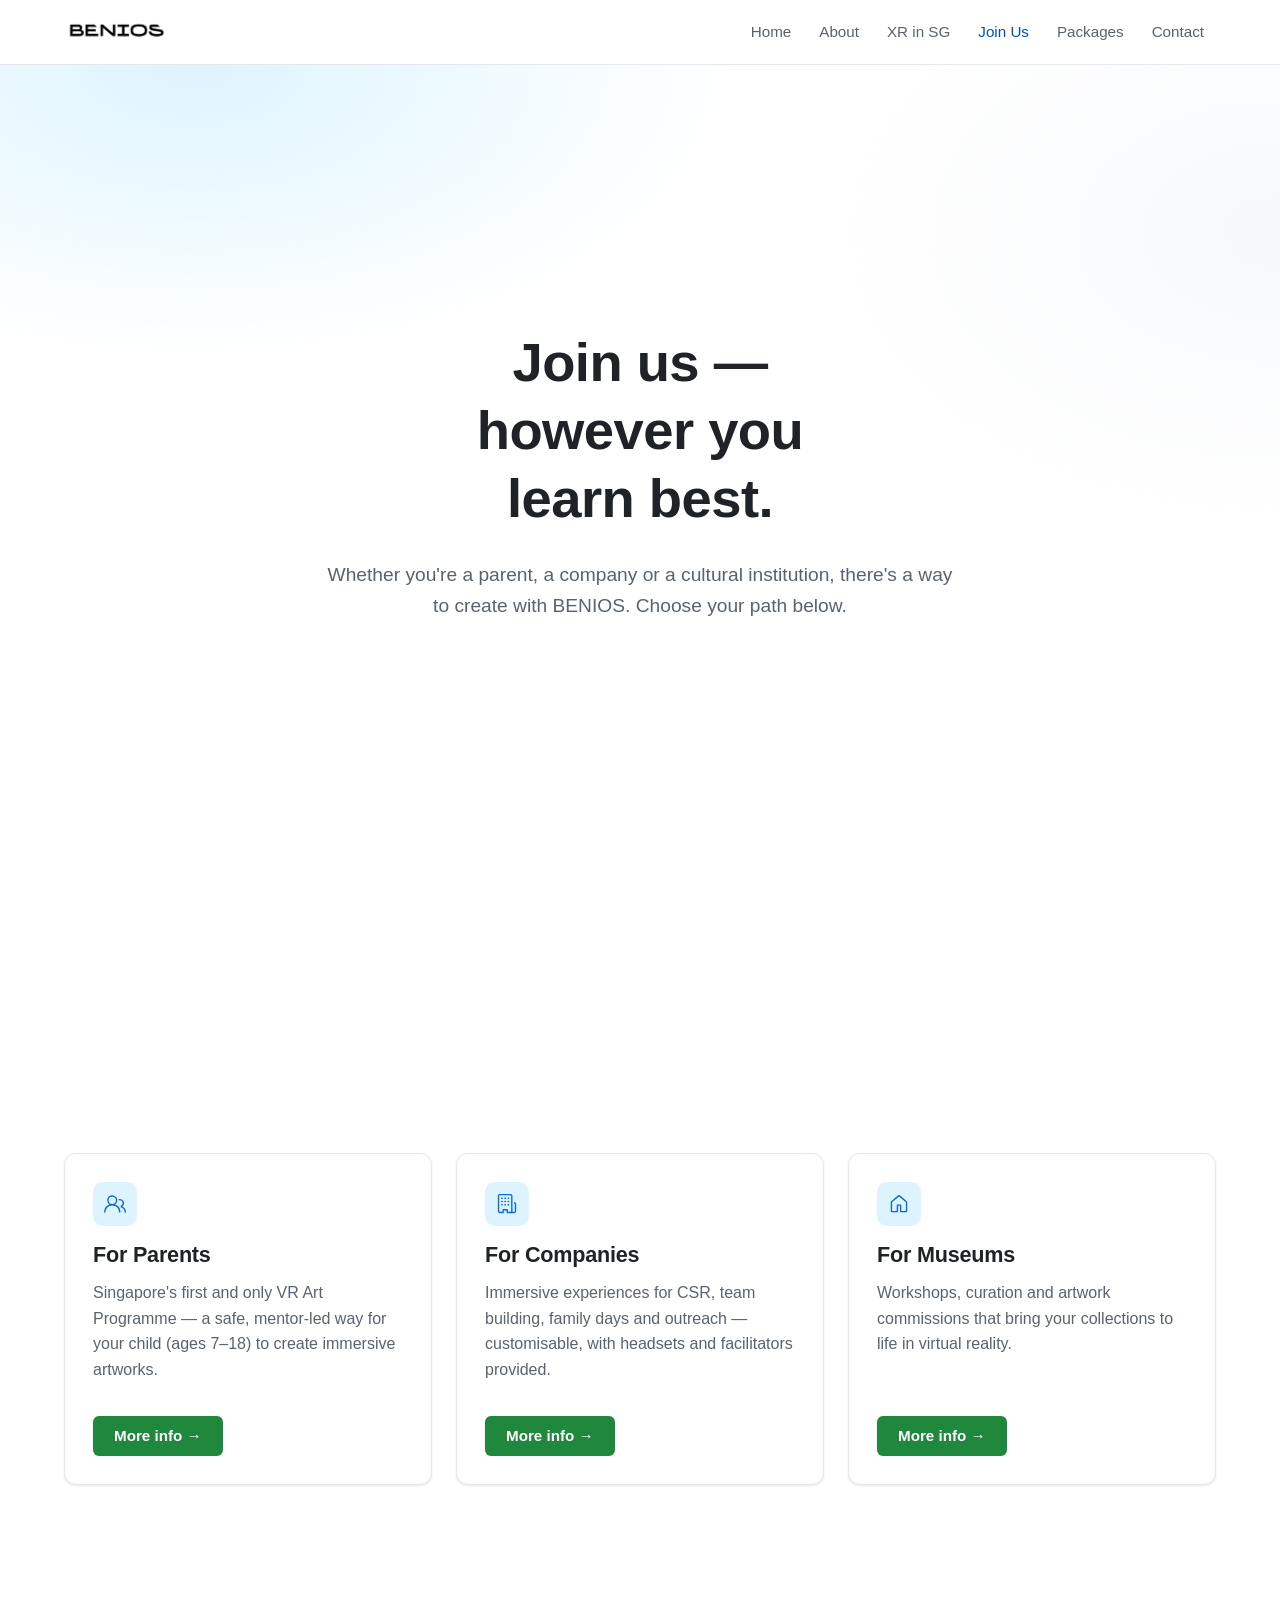
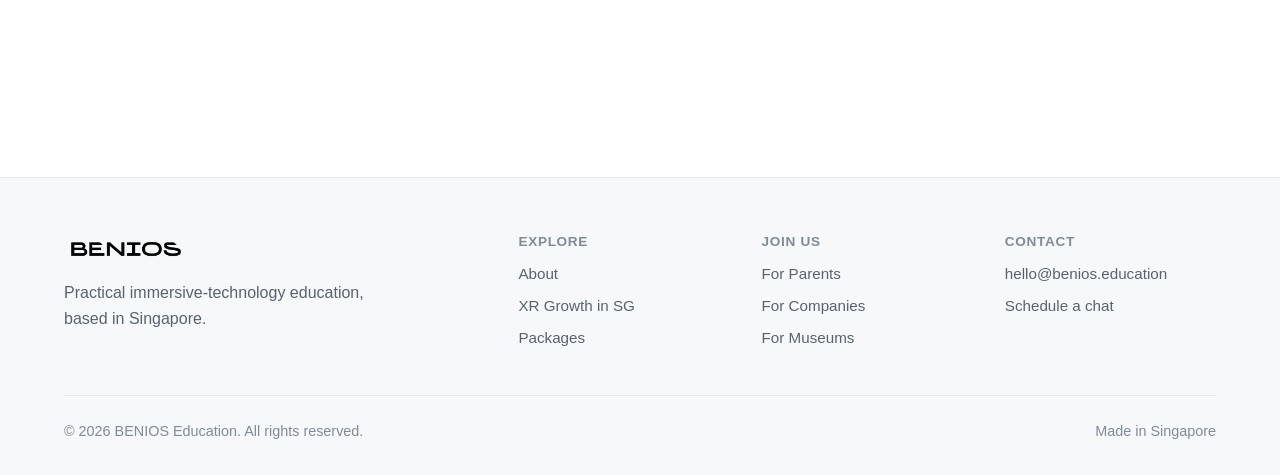
<file: join.html>
<!DOCTYPE html>
<html lang="en">
<head>
  <meta charset="UTF-8" />
  <meta name="viewport" content="width=device-width, initial-scale=1.0" />
  <title>Join Us | BENIOS Education</title>
  <meta name="description" content="Work with BENIOS Education — VR art programmes for parents, immersive experiences for companies, and collaborations for museums." />
  <link rel="stylesheet" href="assets/styles.css" />
  <link rel="icon" href="data:image/svg+xml,<svg xmlns='http://www.w3.org/2000/svg' viewBox='0 0 100 100'><rect width='100' height='100' rx='20' fill='%231f2328'/><text x='50' y='68' font-size='58' fill='white' font-family='sans-serif' font-weight='bold' text-anchor='middle'>B</text></svg>" />
</head>
<body class="snap-page">
  <header class="site-header">
    <div class="container nav">
      <a class="brand" href="index.html"><img class="logo" src="assets/benios-logo.png" alt="BENIOS Education" /></a>
      <button class="nav-toggle" aria-label="Menu" onclick="document.getElementById('nav').classList.toggle('open')">☰</button>
      <nav class="nav-links" id="nav">
        <a href="index.html">Home</a>
        <a href="about.html">About</a>
        <a href="xr-growth.html">XR in SG</a>
        <a href="join.html" class="active">Join Us</a>
        <a href="packages.html">Packages</a>
        <a href="book.html">Contact</a>
      </nav>
    </div>
  </header>

  <section class="hero snap">
    <div class="container center">
      <h1 style="margin-left:auto;margin-right:auto">Join us — however you learn best.</h1>
      <p class="lead center">Whether you're a parent, a company or a cultural institution, there's a way to create with BENIOS. Choose your path below.</p>
    </div>
  </section>

  <section class="section snap">
    <div class="container">
      <div class="bento reveal">
        <div class="card">
          <div class="icon"><img src="assets/icons/people.svg" alt="" /></div>
          <h3>For Parents</h3>
          <p class="muted">Singapore's first and only VR Art Programme — a safe, mentor-led way for your child (ages 7–18) to create immersive artworks.</p>
          <a class="btn btn-primary" href="parents.html">More info →</a>
        </div>
        <div class="card">
          <div class="icon"><img src="assets/icons/organization.svg" alt="" /></div>
          <h3>For Companies</h3>
          <p class="muted">Immersive experiences for CSR, team building, family days and outreach — customisable, with headsets and facilitators provided.</p>
          <a class="btn btn-primary" href="companies.html">More info →</a>
        </div>
        <div class="card">
          <div class="icon"><img src="assets/icons/home.svg" alt="" /></div>
          <h3>For Museums</h3>
          <p class="muted">Workshops, curation and artwork commissions that bring your collections to life in virtual reality.</p>
          <a class="btn btn-primary" href="museum.html">More info →</a>
        </div>
      </div>
    </div>
  </section>

  <footer class="site-footer">
    <div class="container">
      <div class="footer-grid">
        <div><a class="brand" href="index.html"><img class="logo" src="assets/benios-logo.png" alt="BENIOS Education" /></a><p class="muted" style="margin-top:12px; max-width:36ch">Practical immersive-technology education, based in Singapore.</p></div>
        <div><h4>Explore</h4><a href="about.html">About</a><a href="xr-growth.html">XR Growth in SG</a><a href="packages.html">Packages</a></div>
        <div><h4>Join us</h4><a href="parents.html">For Parents</a><a href="companies.html">For Companies</a><a href="museum.html">For Museums</a></div>
        <div><h4>Contact</h4><a href="mailto:hello@benios.education">hello@benios.education</a><a href="book.html">Schedule a chat</a></div>
      </div>
      <div class="footer-bottom"><span>© 2026 BENIOS Education. All rights reserved.</span><span>Made in Singapore</span></div>
    </div>
  </footer>

  <script src="assets/site.js" defer></script>
</body>
</html>
</file>
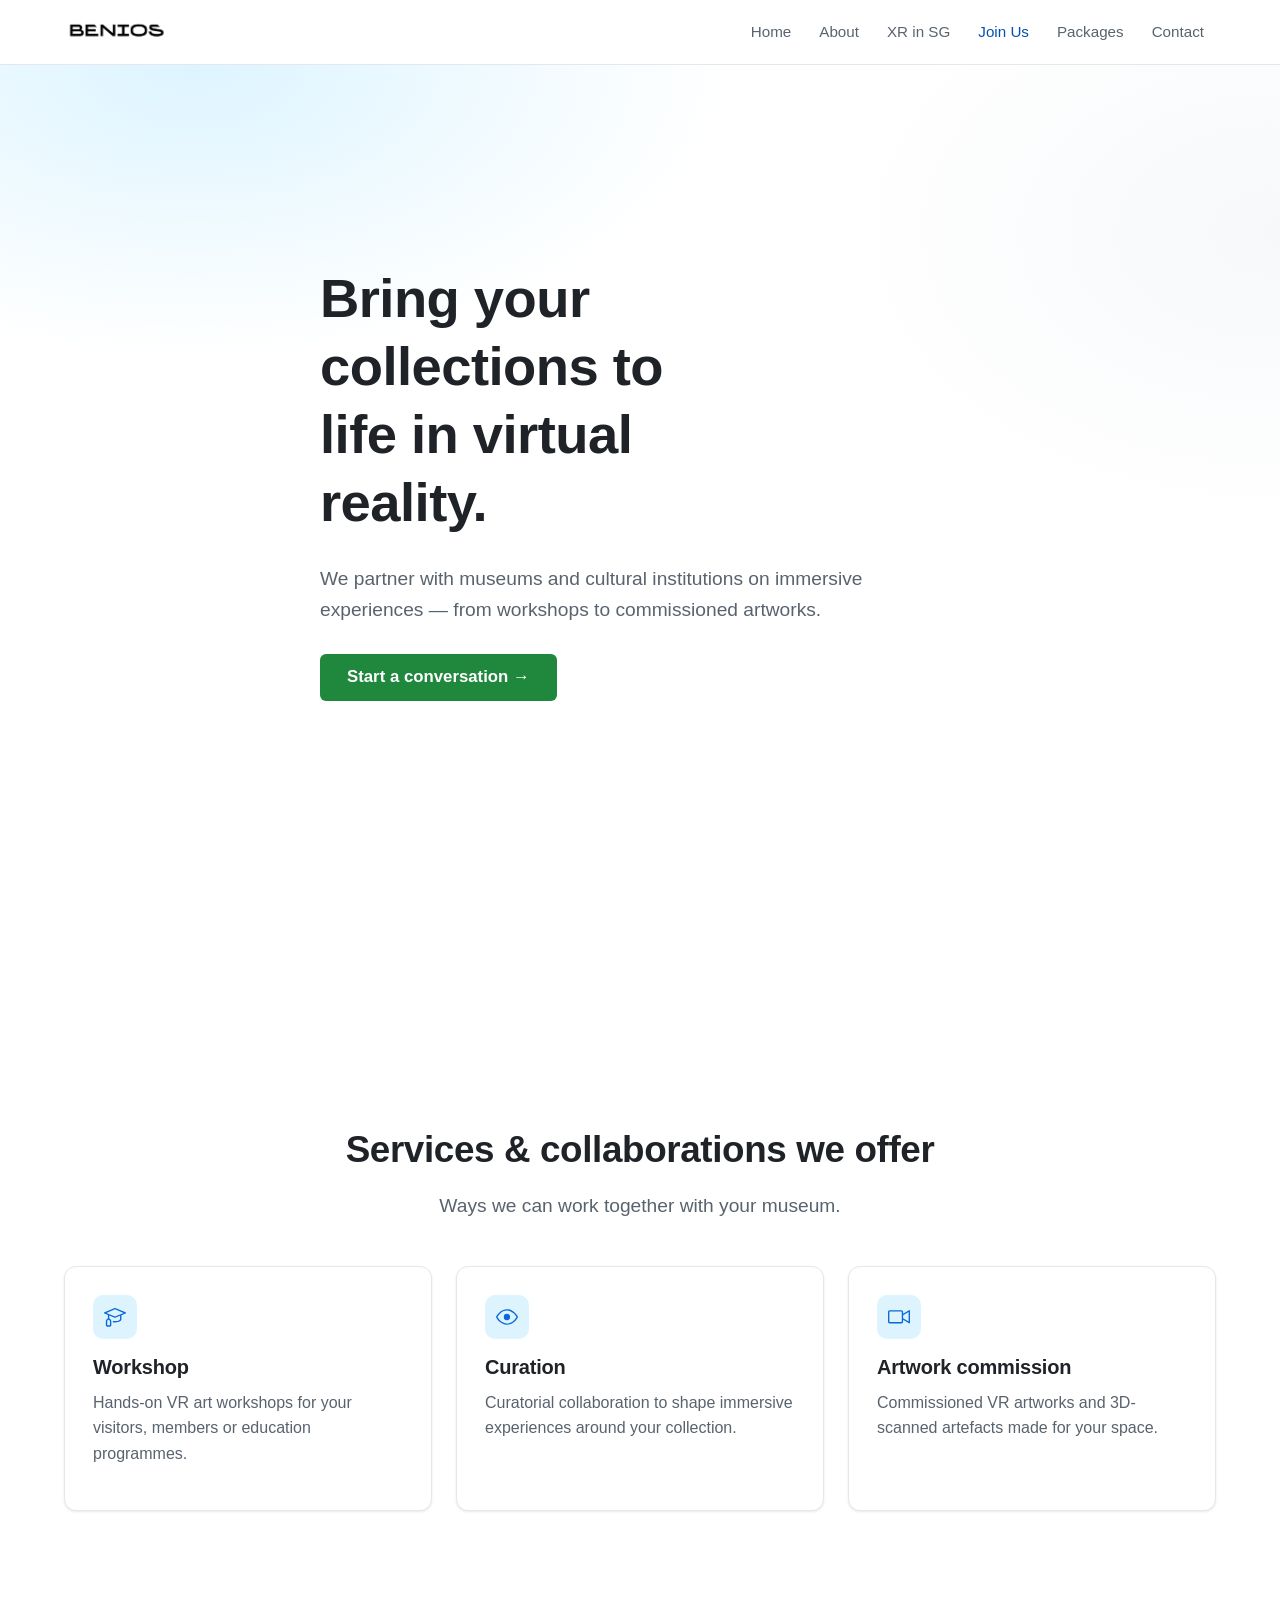
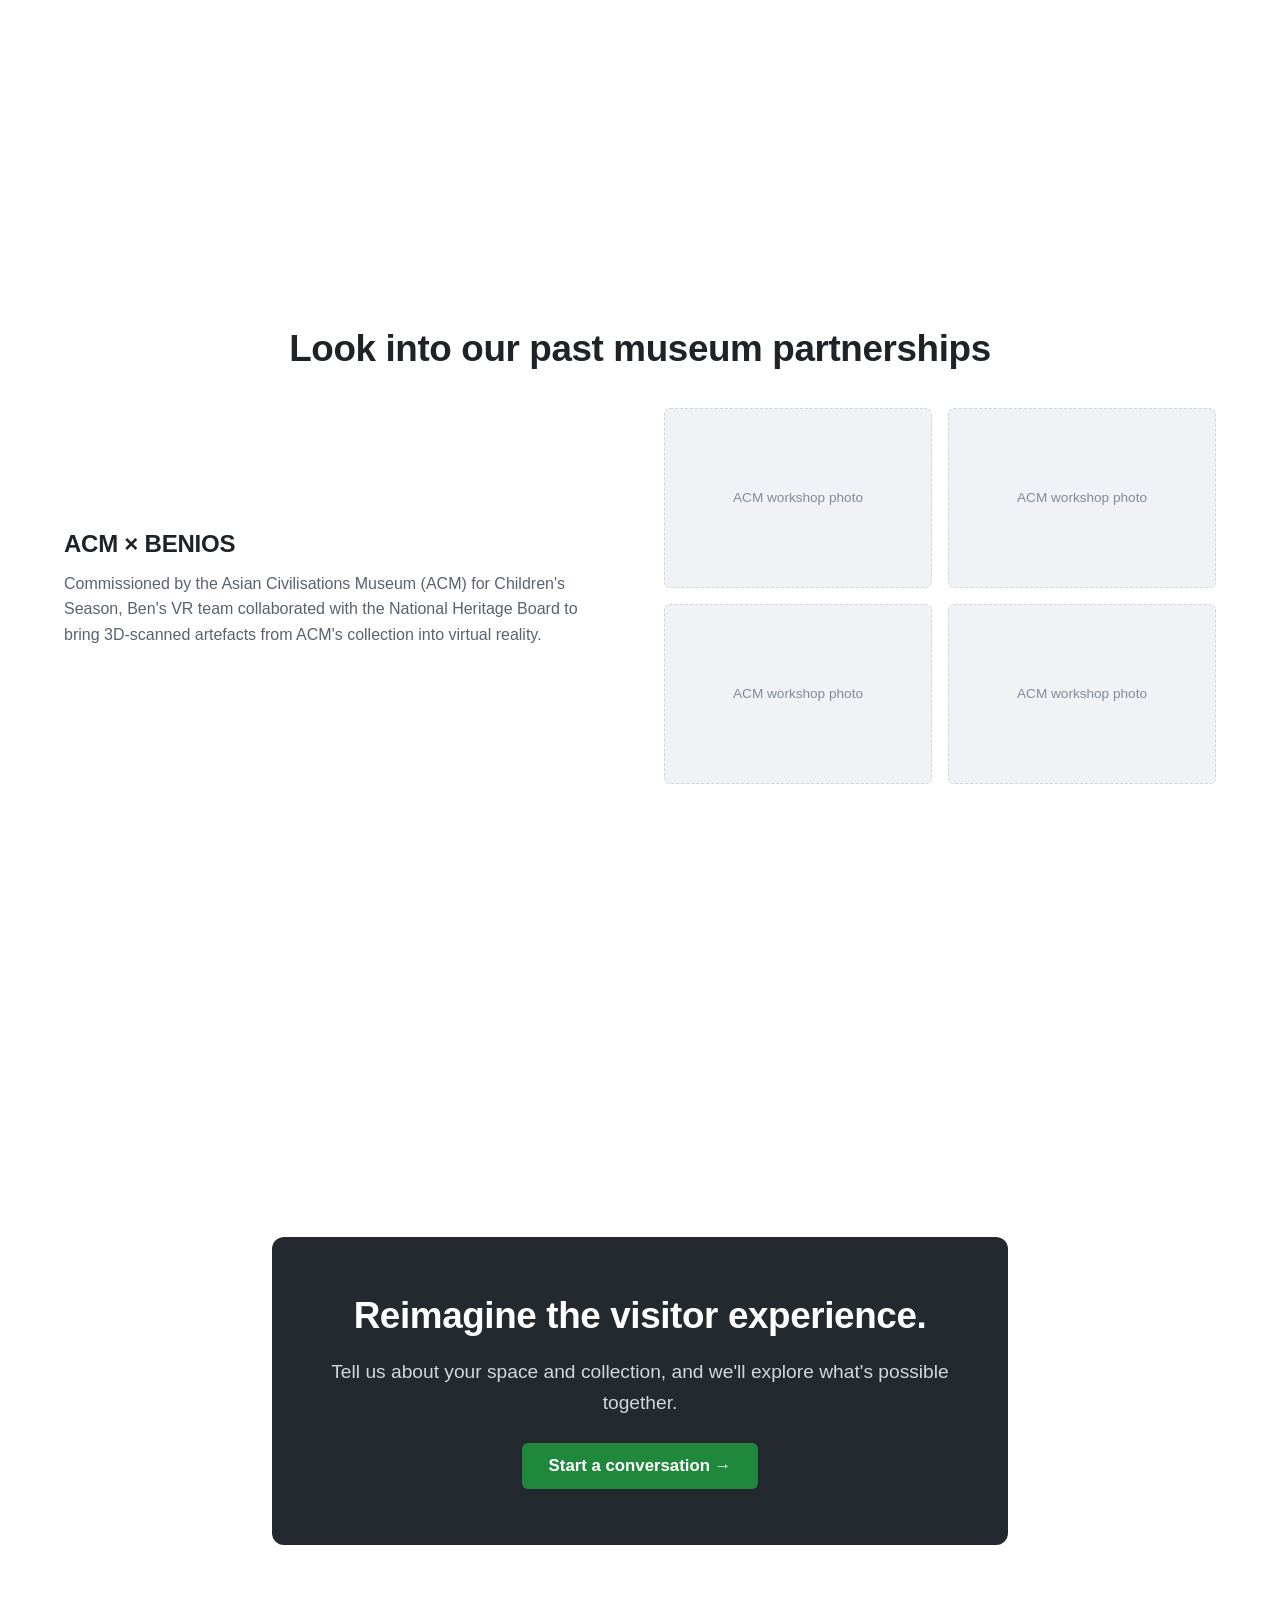
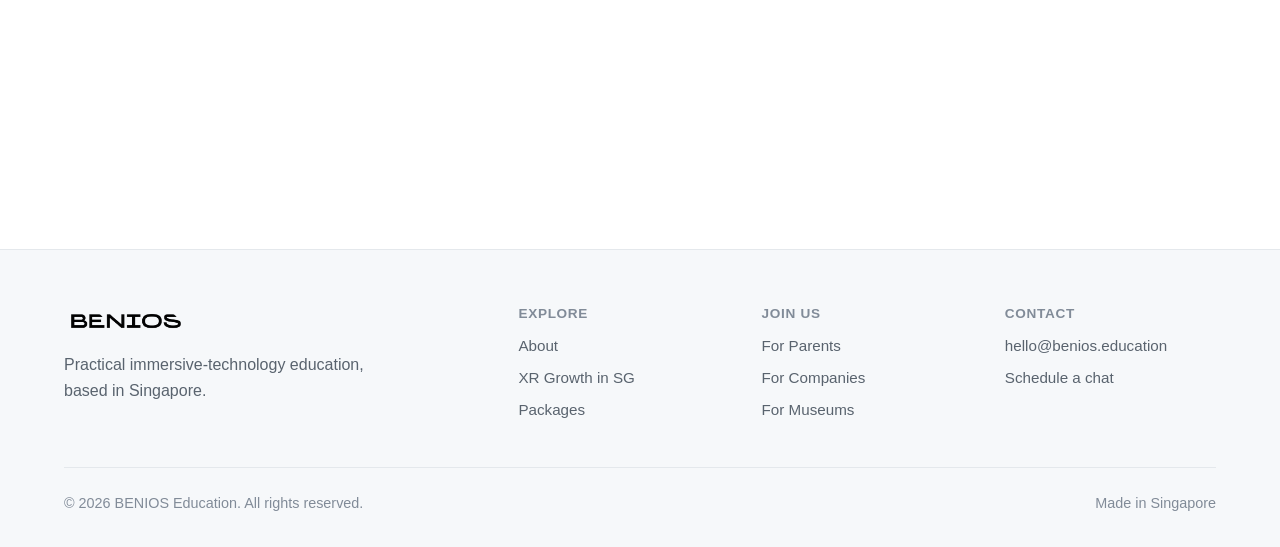
<file: museum.html>
<!DOCTYPE html>
<html lang="en">
<head>
  <meta charset="UTF-8" />
  <meta name="viewport" content="width=device-width, initial-scale=1.0" />
  <title>For Museums | BENIOS Education</title>
  <meta name="description" content="Workshops, curation and artwork commissions that bring museum collections to life in virtual reality." />
  <link rel="stylesheet" href="assets/styles.css" />
  <link rel="icon" href="data:image/svg+xml,<svg xmlns='http://www.w3.org/2000/svg' viewBox='0 0 100 100'><rect width='100' height='100' rx='20' fill='%231f2328'/><text x='50' y='68' font-size='58' fill='white' font-family='sans-serif' font-weight='bold' text-anchor='middle'>B</text></svg>" />
</head>
<body class="snap-page">
  <header class="site-header">
    <div class="container nav">
      <a class="brand" href="index.html"><img class="logo" src="assets/benios-logo.png" alt="BENIOS Education" /></a>
      <button class="nav-toggle" aria-label="Menu" onclick="document.getElementById('nav').classList.toggle('open')">☰</button>
      <nav class="nav-links" id="nav">
        <a href="index.html">Home</a>
        <a href="about.html">About</a>
        <a href="xr-growth.html">XR in SG</a>
        <a href="join.html" class="active">Join Us</a>
        <a href="packages.html">Packages</a>
        <a href="book.html">Contact</a>
      </nav>
    </div>
  </header>

  <!-- HERO -->
  <section class="hero snap">
    <div class="container">
      <h1>Bring your collections to life in virtual reality.</h1>
      <p class="lead">We partner with museums and cultural institutions on immersive experiences — from workshops to commissioned artworks.</p>
      <div class="hero-cta">
        <a class="btn btn-primary btn-lg" href="book.html">Start a conversation →</a>
      </div>
    </div>
  </section>

  <!-- SERVICES -->
  <section class="section snap">
    <div class="container">
      <div class="center reveal" style="margin-bottom:44px">
        <h2>Services &amp; collaborations we offer</h2>
        <p class="lead center">Ways we can work together with your museum.</p>
      </div>
      <div class="grid grid-3 reveal">
        <div class="card">
          <div class="icon"><img src="assets/icons/mortar-board.svg" alt="" /></div>
          <h3>Workshop</h3>
          <p class="muted">Hands-on VR art workshops for your visitors, members or education programmes.</p>
        </div>
        <div class="card">
          <div class="icon"><img src="assets/icons/eye.svg" alt="" /></div>
          <h3>Curation</h3>
          <p class="muted">Curatorial collaboration to shape immersive experiences around your collection.</p>
        </div>
        <div class="card">
          <div class="icon"><img src="assets/icons/device-camera-video.svg" alt="" /></div>
          <h3>Artwork commission</h3>
          <p class="muted">Commissioned VR artworks and 3D-scanned artefacts made for your space.</p>
        </div>
      </div>
    </div>
  </section>

  <!-- PAST PARTNERSHIP: ACM -->
  <section class="section snap">
    <div class="container">
      <div class="center reveal" style="margin-bottom:36px">
        <h2>Look into our past museum partnerships</h2>
      </div>
      <div class="grid grid-2 reveal" style="gap:48px; align-items:center">
        <div>
          <h3 style="font-size:1.5rem">ACM × BENIOS</h3>
          <p class="muted">Commissioned by the Asian Civilisations Museum (ACM) for Children's Season, Ben's VR team collaborated with the National Heritage Board to bring 3D-scanned artefacts from ACM's collection into virtual reality.</p>
        </div>
        <div class="ph-gallery">
          <div class="ph">ACM workshop photo</div>
          <div class="ph">ACM workshop photo</div>
          <div class="ph">ACM workshop photo</div>
          <div class="ph">ACM workshop photo</div>
        </div>
      </div>
    </div>
  </section>

  <!-- CTA -->
  <section class="section snap">
    <div class="container">
      <div class="cta-band reveal">
        <h2>Reimagine the visitor experience.</h2>
        <p class="lead center" style="margin:0 auto 24px">Tell us about your space and collection, and we'll explore what's possible together.</p>
        <a class="btn btn-primary btn-lg" href="book.html">Start a conversation →</a>
      </div>
    </div>
  </section>

  <footer class="site-footer">
    <div class="container">
      <div class="footer-grid">
        <div><a class="brand" href="index.html"><img class="logo" src="assets/benios-logo.png" alt="BENIOS Education" /></a><p class="muted" style="margin-top:12px; max-width:36ch">Practical immersive-technology education, based in Singapore.</p></div>
        <div><h4>Explore</h4><a href="about.html">About</a><a href="xr-growth.html">XR Growth in SG</a><a href="packages.html">Packages</a></div>
        <div><h4>Join us</h4><a href="parents.html">For Parents</a><a href="companies.html">For Companies</a><a href="museum.html">For Museums</a></div>
        <div><h4>Contact</h4><a href="mailto:hello@benios.education">hello@benios.education</a><a href="book.html">Schedule a chat</a></div>
      </div>
      <div class="footer-bottom"><span>© 2026 BENIOS Education. All rights reserved.</span><span>Made in Singapore</span></div>
    </div>
  </footer>

  <script src="assets/site.js" defer></script>
</body>
</html>
</file>
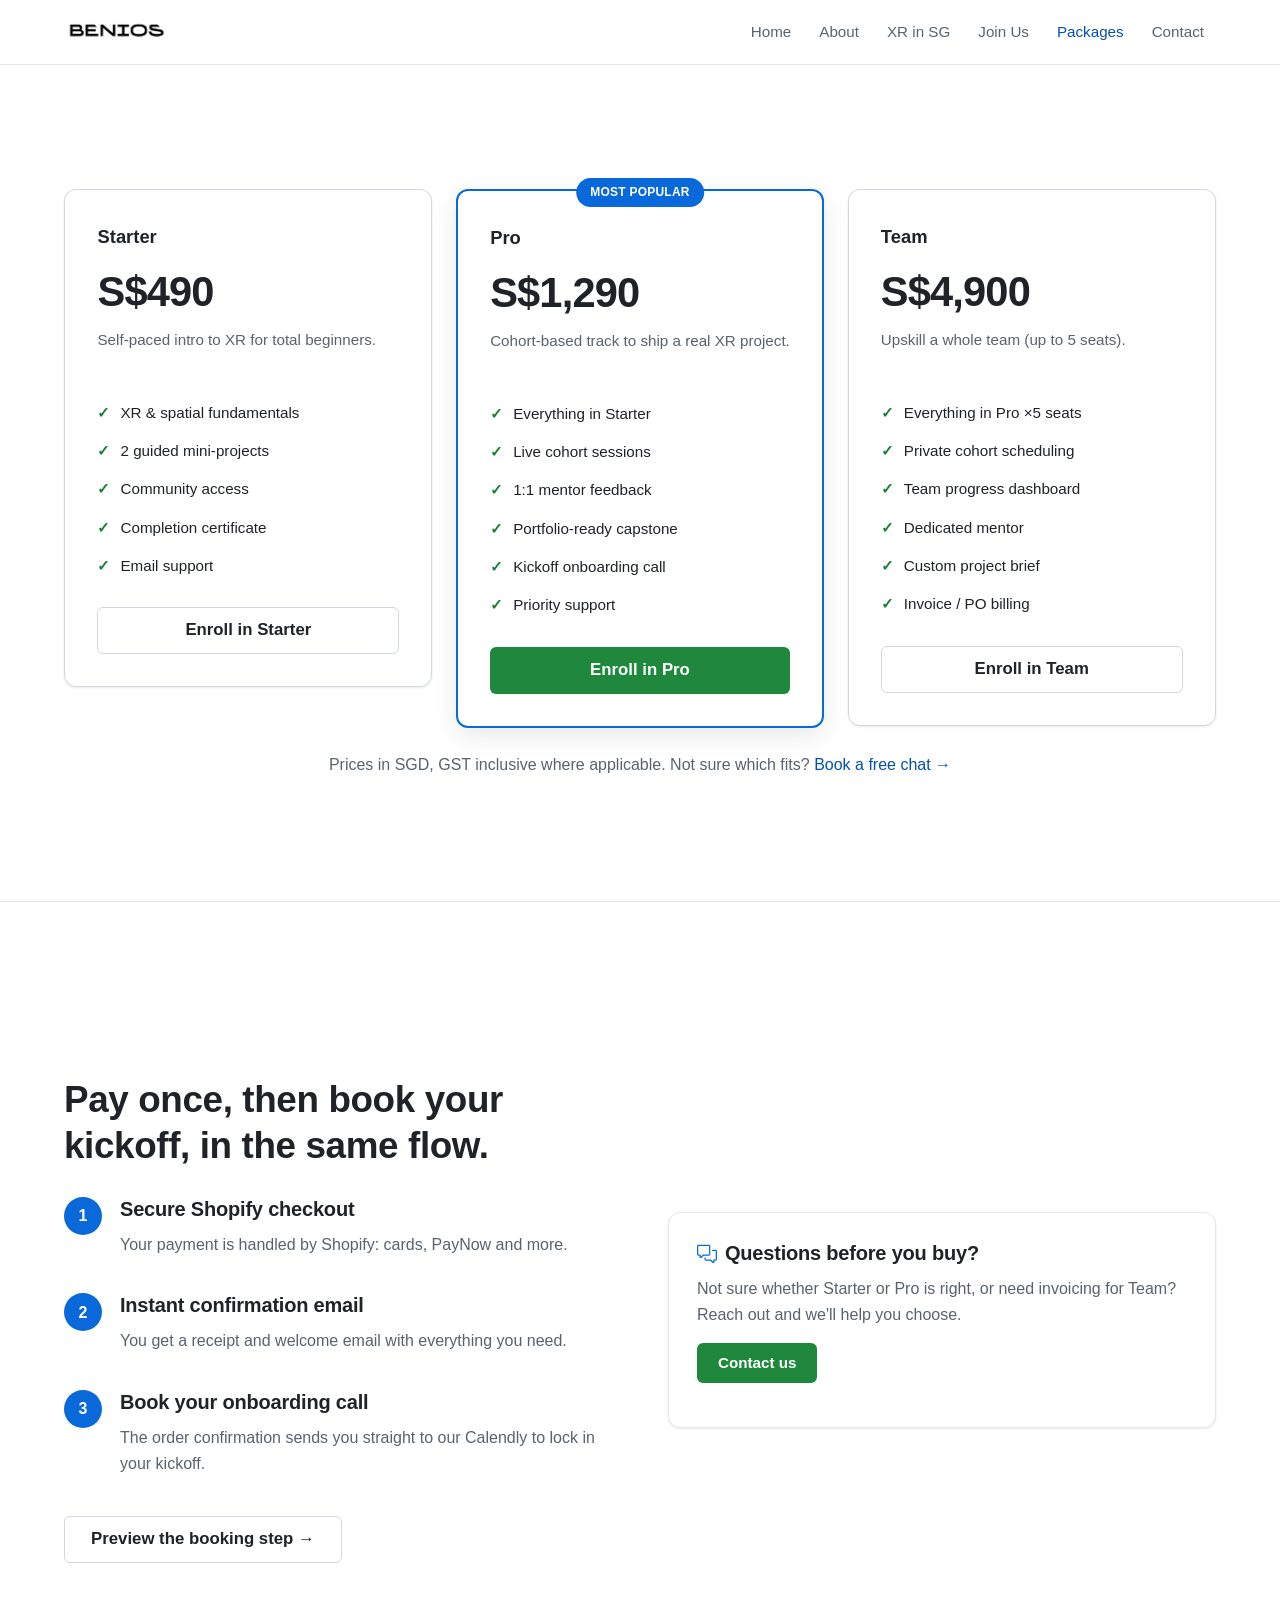
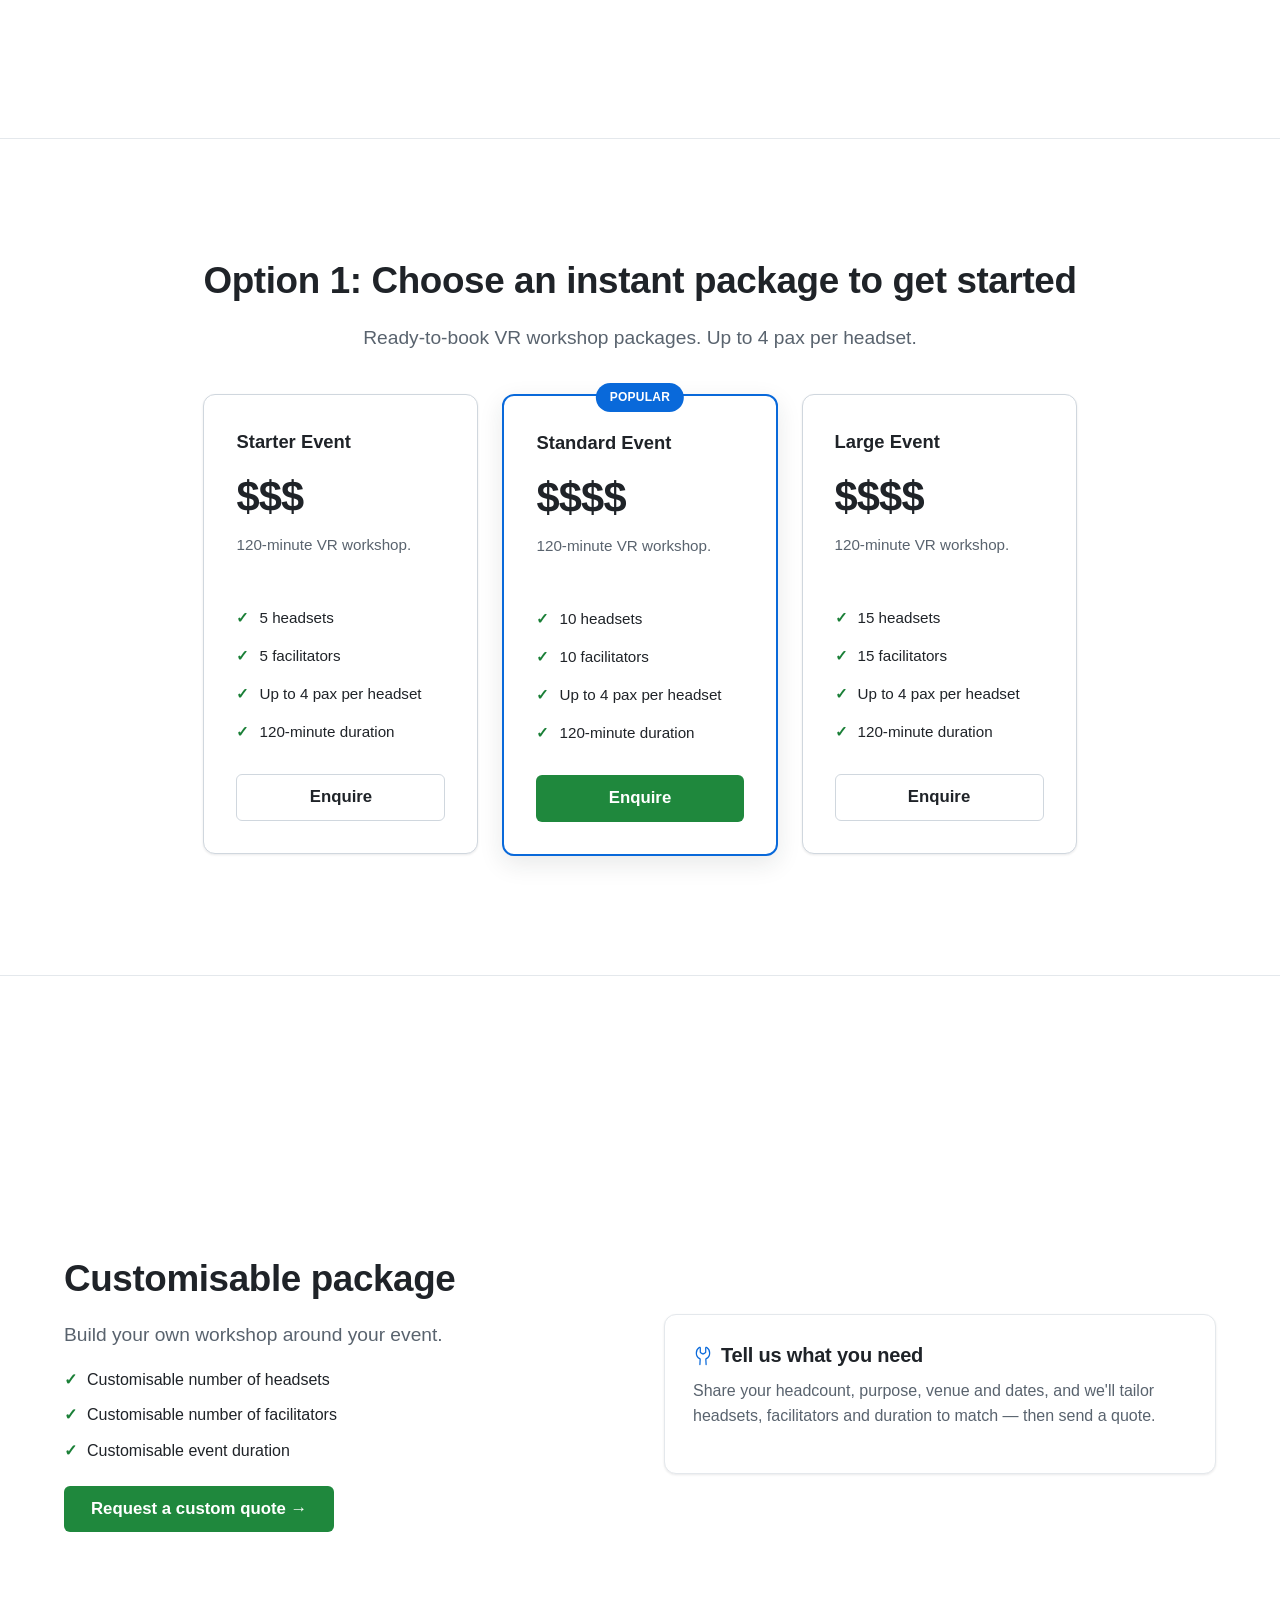
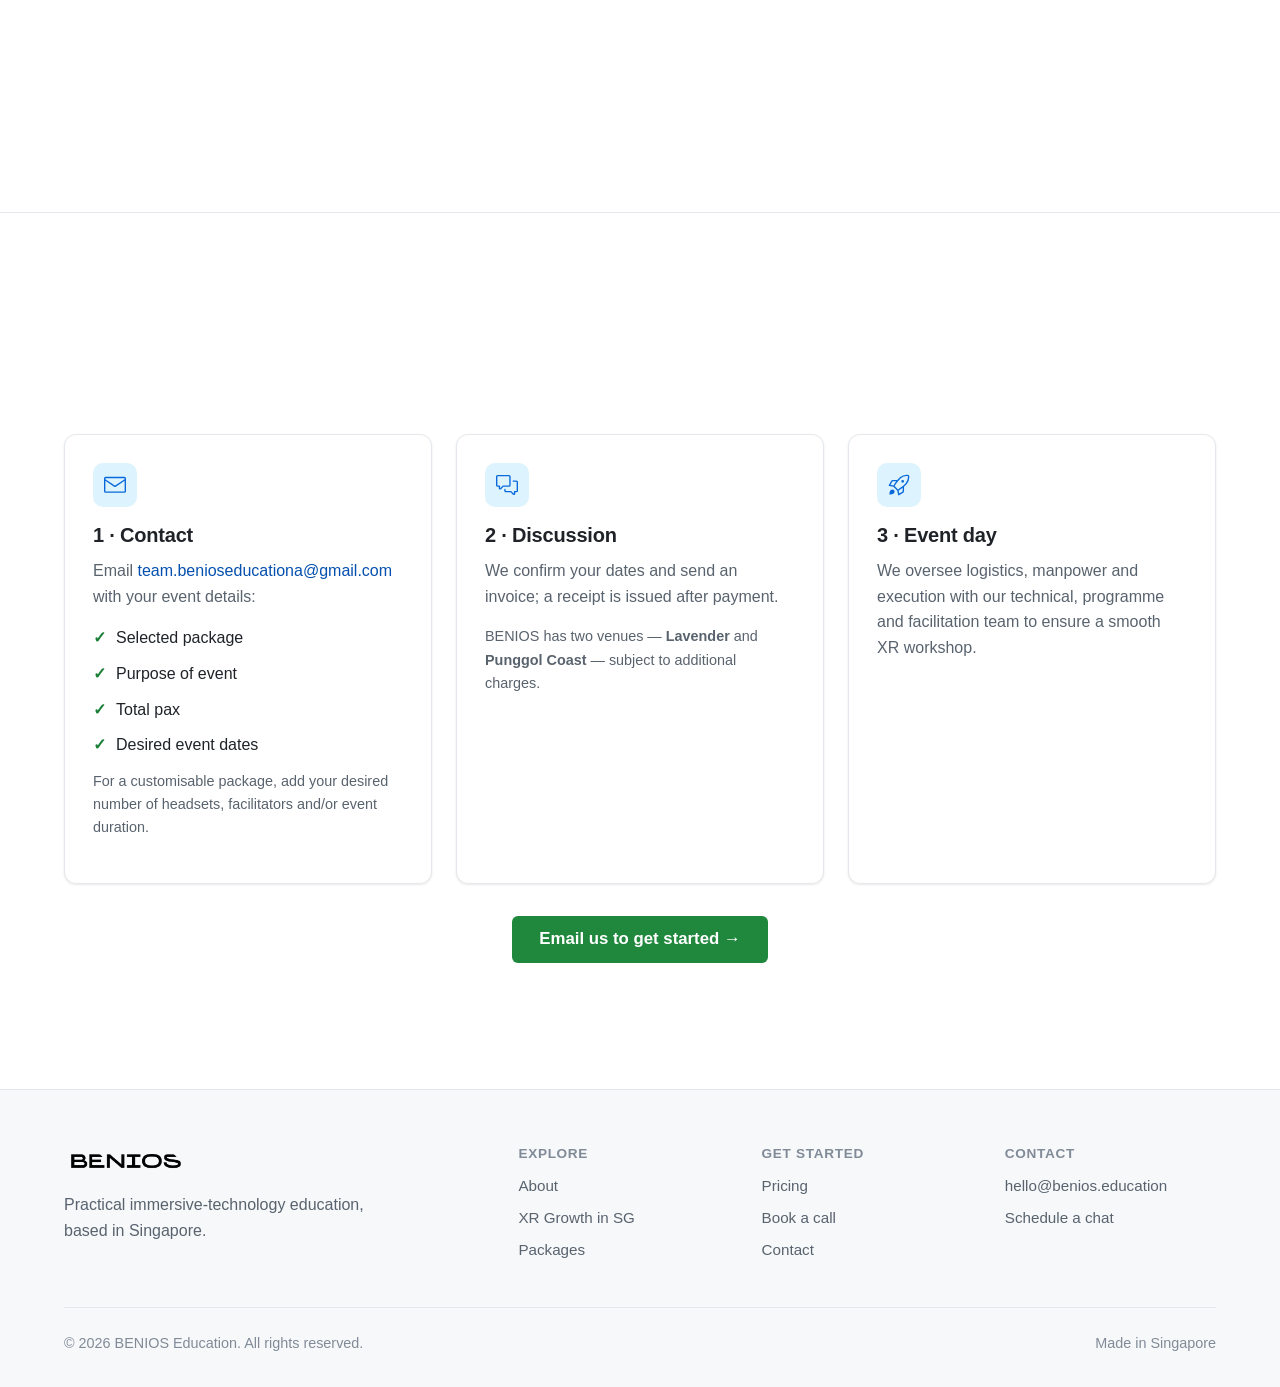
<file: packages.html>
<!DOCTYPE html>
<html lang="en">
<head>
  <meta charset="UTF-8" />
  <meta name="viewport" content="width=device-width, initial-scale=1.0" />
  <title>Packages &amp; Pricing | BENIOS Education</title>
  <meta name="description" content="Choose the BENIOS Education track that fits you: Starter, Pro, or Team. Secure checkout via Shopify." />
  <link rel="stylesheet" href="assets/styles.css" />
  <link rel="icon" href="data:image/svg+xml,<svg xmlns='http://www.w3.org/2000/svg' viewBox='0 0 100 100'><rect width='100' height='100' rx='20' fill='%231f2328'/><text x='50' y='68' font-size='58' fill='white' font-family='sans-serif' font-weight='bold' text-anchor='middle'>B</text></svg>" />
</head>
<body class="snap-page">
  <header class="site-header">
    <div class="container nav">
      <a class="brand" href="index.html"><img class="logo" src="assets/benios-logo.png" alt="BENIOS Education" /></a>
      <button class="nav-toggle" aria-label="Menu" onclick="document.getElementById('nav').classList.toggle('open')">☰</button>
      <nav class="nav-links" id="nav">
        <a href="index.html">Home</a>
        <a href="about.html">About</a>
        <a href="xr-growth.html">XR in SG</a>
        <a href="join.html">Join Us</a>
        <a href="packages.html" class="active">Packages</a>
        <a href="book.html">Contact</a>
      </nav>
    </div>
  </header>

  <section class="section-sm snap" id="pricing" style="padding-top:56px">
    <div class="container">
      <div class="pricing">

        <!-- STARTER -->
        <div class="plan">
          <div class="name">Starter</div>
          <div class="price">S$490</div>
          <div class="desc">Self-paced intro to XR for total beginners.</div>
          <ul>
            <li>XR & spatial fundamentals</li>
            <li>2 guided mini-projects</li>
            <li>Community access</li>
            <li>Completion certificate</li>
            <li>Email support</li>
          </ul>
          <a class="btn btn-secondary btn-block btn-lg buy" data-package="starter" href="#">Enroll in Starter</a>
        </div>

        <!-- PRO (featured) -->
        <div class="plan featured">
          <div class="badge">MOST POPULAR</div>
          <div class="name">Pro</div>
          <div class="price">S$1,290</div>
          <div class="desc">Cohort-based track to ship a real XR project.</div>
          <ul>
            <li>Everything in Starter</li>
            <li>Live cohort sessions</li>
            <li>1:1 mentor feedback</li>
            <li>Portfolio-ready capstone</li>
            <li>Kickoff onboarding call</li>
            <li>Priority support</li>
          </ul>
          <a class="btn btn-primary btn-block btn-lg buy" data-package="pro" href="#">Enroll in Pro</a>
        </div>

        <!-- TEAM -->
        <div class="plan">
          <div class="name">Team</div>
          <div class="price">S$4,900</div>
          <div class="desc">Upskill a whole team (up to 5 seats).</div>
          <ul>
            <li>Everything in Pro ×5 seats</li>
            <li>Private cohort scheduling</li>
            <li>Team progress dashboard</li>
            <li>Dedicated mentor</li>
            <li>Custom project brief</li>
            <li>Invoice / PO billing</li>
          </ul>
          <a class="btn btn-secondary btn-block btn-lg buy" data-package="team" href="#">Enroll in Team</a>
        </div>

      </div>
      <p class="muted center" style="margin-top:24px">Prices in SGD, GST inclusive where applicable. Not sure which fits? <a href="book.html">Book a free chat →</a></p>
    </div>
  </section>

  <hr class="divider" />

  <!-- WHAT HAPPENS AFTER YOU PAY -->
  <section class="section snap">
    <div class="container">
      <div class="grid grid-2" style="align-items:center; gap:56px">
        <div>
          <h2>Pay once, then book your kickoff, in the same flow.</h2>
          <div class="steps" style="margin-top:28px">
            <div class="step"><div class="n"></div><div><h3>Secure Shopify checkout</h3><p class="muted">Your payment is handled by Shopify: cards, PayNow and more.</p></div></div>
            <div class="step"><div class="n"></div><div><h3>Instant confirmation email</h3><p class="muted">You get a receipt and welcome email with everything you need.</p></div></div>
            <div class="step"><div class="n"></div><div><h3>Book your onboarding call</h3><p class="muted">The order confirmation sends you straight to our Calendly to lock in your kickoff.</p></div></div>
          </div>
          <a class="btn btn-secondary btn-lg" href="book.html" style="margin-top:24px">Preview the booking step →</a>
        </div>
        <div class="card">
          <h3><img class="h-icon" src="assets/icons/comment-discussion.svg" alt="" />Questions before you buy?</h3>
          <p class="muted">Not sure whether Starter or Pro is right, or need invoicing for Team? Reach out and we'll help you choose.</p>
          <p style="margin-top:16px"><a class="btn btn-primary" href="book.html">Contact us</a></p>
        </div>
      </div>
    </div>
  </section>

  <hr class="divider" />

  <!-- WORKSHOP / EVENT PACKAGES -->
  <section class="section snap">
    <div class="container">
      <div class="center reveal" style="margin-bottom:40px">
        <h2>Option 1: Choose an instant package to get started</h2>
        <p class="lead center">Ready-to-book VR workshop packages. Up to 4 pax per headset.</p>
      </div>
      <div class="pricing reveal">
        <div class="plan">
          <div class="name">Starter Event</div>
          <div class="price">$$$</div>
          <div class="desc">120-minute VR workshop.</div>
          <ul>
            <li>5 headsets</li>
            <li>5 facilitators</li>
            <li>Up to 4 pax per headset</li>
            <li>120-minute duration</li>
          </ul>
          <a class="btn btn-secondary btn-block btn-lg" href="book.html">Enquire</a>
        </div>
        <div class="plan featured">
          <div class="badge">POPULAR</div>
          <div class="name">Standard Event</div>
          <div class="price">$$$$</div>
          <div class="desc">120-minute VR workshop.</div>
          <ul>
            <li>10 headsets</li>
            <li>10 facilitators</li>
            <li>Up to 4 pax per headset</li>
            <li>120-minute duration</li>
          </ul>
          <a class="btn btn-primary btn-block btn-lg" href="book.html">Enquire</a>
        </div>
        <div class="plan">
          <div class="name">Large Event</div>
          <div class="price">$$$$</div>
          <div class="desc">120-minute VR workshop.</div>
          <ul>
            <li>15 headsets</li>
            <li>15 facilitators</li>
            <li>Up to 4 pax per headset</li>
            <li>120-minute duration</li>
          </ul>
          <a class="btn btn-secondary btn-block btn-lg" href="book.html">Enquire</a>
        </div>
      </div>
    </div>
  </section>

  <hr class="divider" />

  <!-- OPTION 2: CUSTOMISABLE -->
  <section class="section snap">
    <div class="container">
      <div class="grid grid-2 reveal" style="gap:48px; align-items:center">
        <div>
          <h2>Customisable package</h2>
          <p class="lead">Build your own workshop around your event.</p>
          <ul class="ticks" style="margin-top:16px">
            <li>Customisable number of headsets</li>
            <li>Customisable number of facilitators</li>
            <li>Customisable event duration</li>
          </ul>
          <a class="btn btn-primary btn-lg" href="book.html" style="margin-top:22px">Request a custom quote →</a>
        </div>
        <div class="card">
          <h3><img class="h-icon" src="assets/icons/tools.svg" alt="" />Tell us what you need</h3>
          <p class="muted">Share your headcount, purpose, venue and dates, and we'll tailor headsets, facilitators and duration to match — then send a quote.</p>
        </div>
      </div>
    </div>
  </section>

  <hr class="divider" />

  <!-- TIMELINE: ENQUIRY TO EVENT DAY -->
  <section class="section snap">
    <div class="container">
      <div class="center reveal" style="margin-bottom:40px">
        <h2>From enquiry to event day</h2>
        <p class="lead center">A simple, guided path to your workshop.</p>
      </div>
      <div class="grid grid-3 reveal">
        <div class="card">
          <div class="icon"><img src="assets/icons/mail.svg" alt="" /></div>
          <h3>1 · Contact</h3>
          <p class="muted">Email <a href="mailto:team.benioseducationa@gmail.com">team.benioseducationa@gmail.com</a> with your event details:</p>
          <ul class="ticks" style="margin-top:12px">
            <li>Selected package</li>
            <li>Purpose of event</li>
            <li>Total pax</li>
            <li>Desired event dates</li>
          </ul>
          <p class="muted" style="margin-top:12px; font-size:.9rem">For a customisable package, add your desired number of headsets, facilitators and/or event duration.</p>
        </div>
        <div class="card">
          <div class="icon"><img src="assets/icons/comment-discussion.svg" alt="" /></div>
          <h3>2 · Discussion</h3>
          <p class="muted">We confirm your dates and send an invoice; a receipt is issued after payment.</p>
          <p class="muted" style="margin-top:12px; font-size:.9rem">BENIOS has two venues — <strong>Lavender</strong> and <strong>Punggol Coast</strong> — subject to additional charges.</p>
        </div>
        <div class="card">
          <div class="icon"><img src="assets/icons/rocket.svg" alt="" /></div>
          <h3>3 · Event day</h3>
          <p class="muted">We oversee logistics, manpower and execution with our technical, programme and facilitation team to ensure a smooth XR workshop.</p>
        </div>
      </div>
      <div class="center" style="margin-top:32px">
        <a class="btn btn-primary btn-lg" href="mailto:team.benioseducationa@gmail.com">Email us to get started →</a>
      </div>
    </div>
  </section>

  <footer class="site-footer">
    <div class="container">
      <div class="footer-grid">
        <div><a class="brand" href="index.html"><img class="logo" src="assets/benios-logo.png" alt="BENIOS Education" /></a><p class="muted" style="margin-top:12px; max-width:36ch">Practical immersive-technology education, based in Singapore.</p></div>
        <div><h4>Explore</h4><a href="about.html">About</a><a href="xr-growth.html">XR Growth in SG</a><a href="packages.html">Packages</a></div>
        <div><h4>Get started</h4><a href="packages.html">Pricing</a><a href="book.html">Book a call</a><a href="book.html">Contact</a></div>
        <div><h4>Contact</h4><a href="mailto:hello@benios.education">hello@benios.education</a><a href="book.html">Schedule a chat</a></div>
      </div>
      <div class="footer-bottom"><span>© 2026 BENIOS Education. All rights reserved.</span><span>Made in Singapore</span></div>
    </div>
  </footer>

  <!-- ============================================================
       SHOPIFY CHECKOUT WIRING
       ------------------------------------------------------------
       Replace each URL below with YOUR Shopify checkout permalink.
       The fastest option is a "cart permalink" that jumps a buyer
       straight into checkout for a specific product variant:

         https://YOUR-STORE.myshopify.com/cart/VARIANT_ID:1

       (or your custom domain, e.g. shop.benios.education/cart/...)

       Find VARIANT_ID in Shopify:  Products → open product →
       under the variant, the URL ends in /variants/1234567890
       => VARIANT_ID is 1234567890.

       See README.md → "Shopify setup" for the full walkthrough.
       ============================================================ -->
  <script>
    const SHOPIFY = {
      starter: "https://YOUR-STORE.myshopify.com/cart/REPLACE_STARTER_VARIANT_ID:1",
      pro:     "https://YOUR-STORE.myshopify.com/cart/REPLACE_PRO_VARIANT_ID:1",
      team:    "https://YOUR-STORE.myshopify.com/cart/REPLACE_TEAM_VARIANT_ID:1",
    };

    document.querySelectorAll(".buy").forEach(function (btn) {
      btn.addEventListener("click", function (e) {
        e.preventDefault();
        var url = SHOPIFY[btn.dataset.package];
        if (!url || url.indexOf("REPLACE_") !== -1) {
          alert("Checkout isn't connected yet.\n\nAdd your Shopify checkout link for the \"" +
                btn.dataset.package + "\" package in packages.html (see the SHOPIFY config).");
          return;
        }
        window.location.href = url; // → redirect buyer to Shopify checkout
      });
    });
  </script>

  <script src="assets/site.js" defer></script>
</body>
</html>
</file>
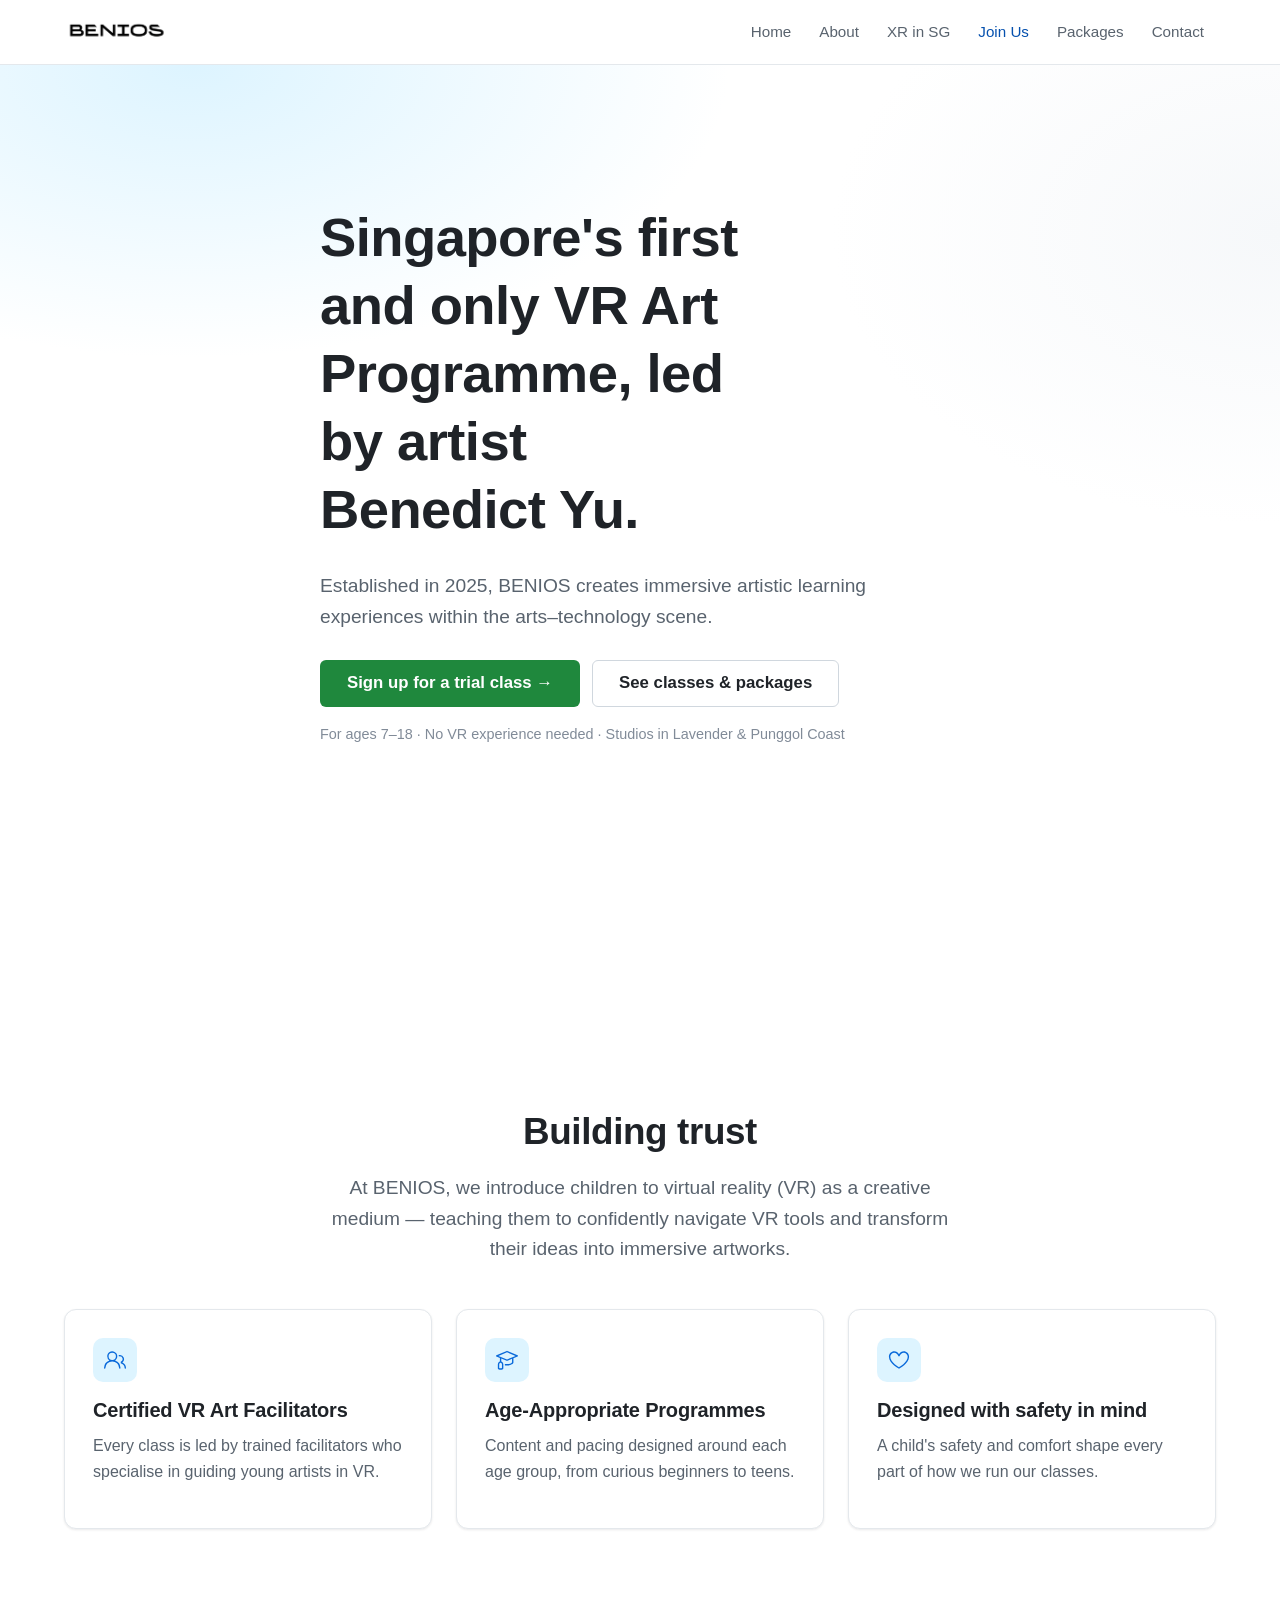
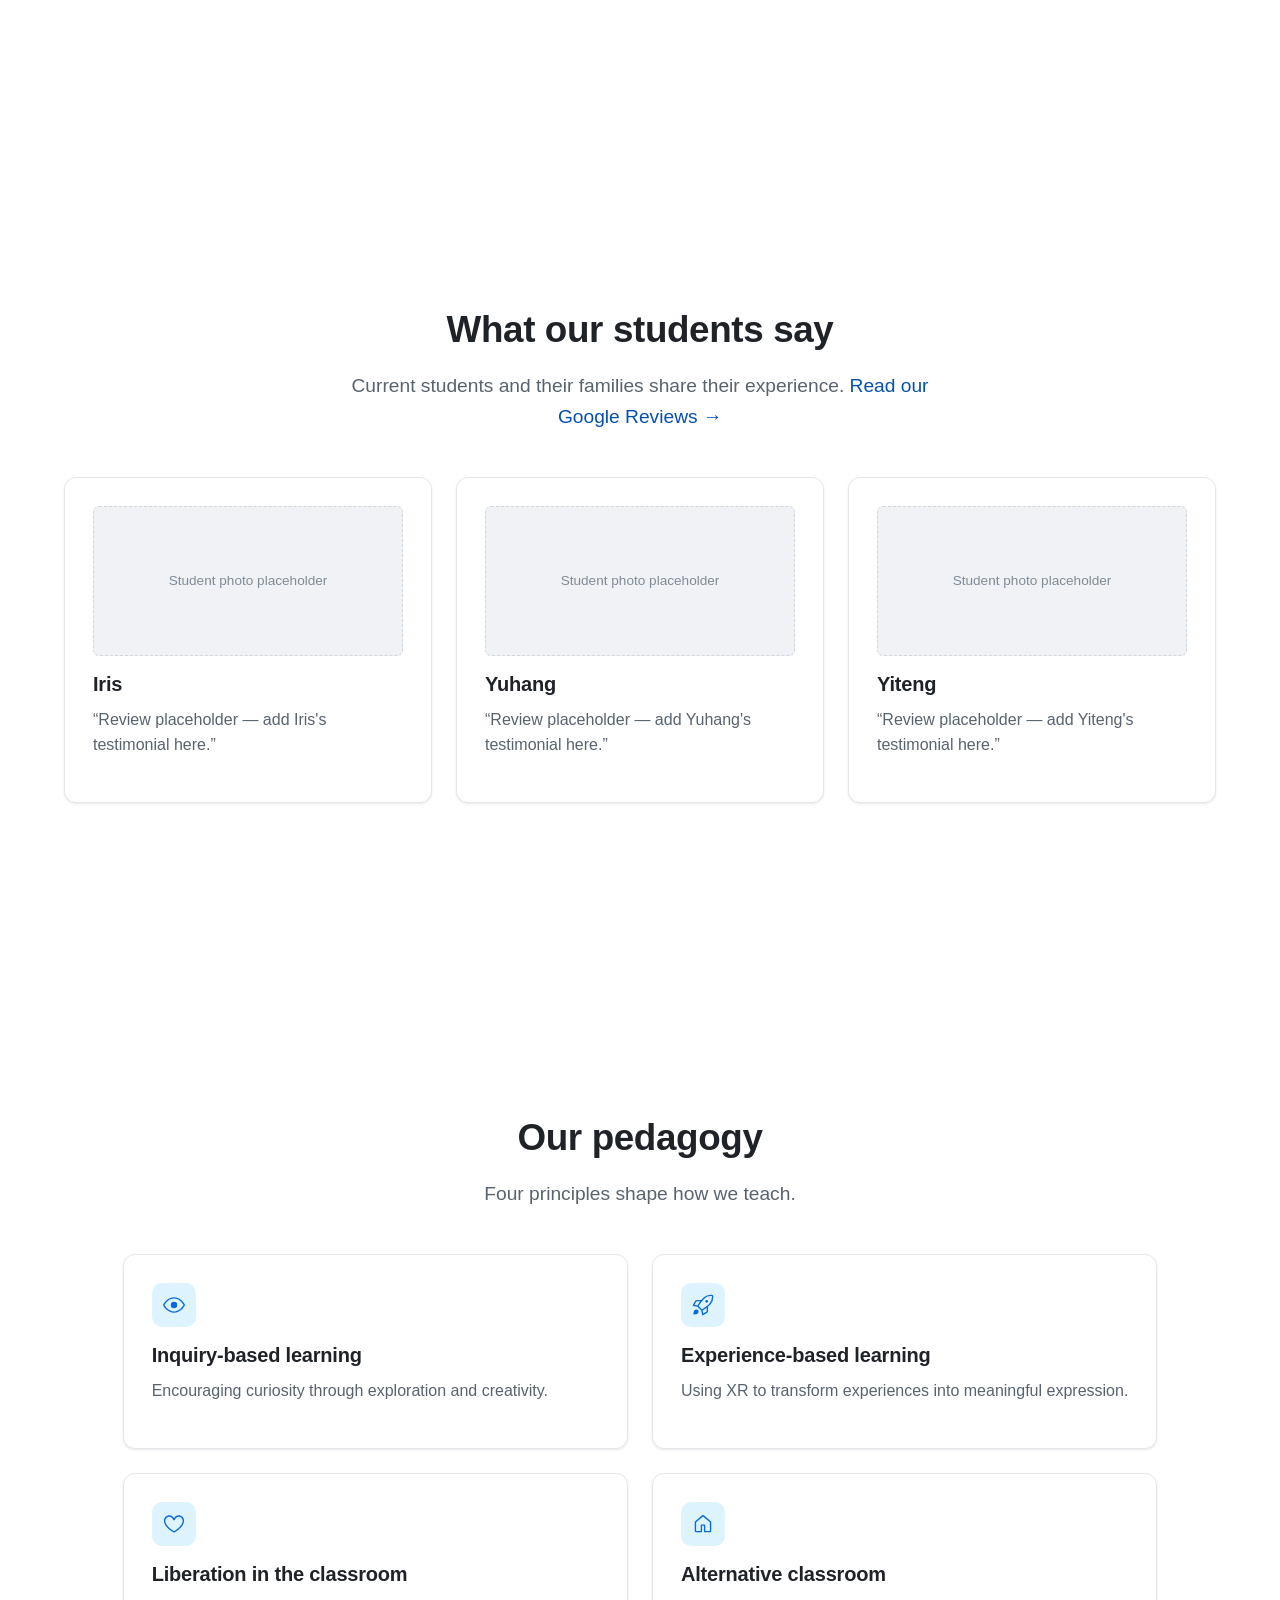
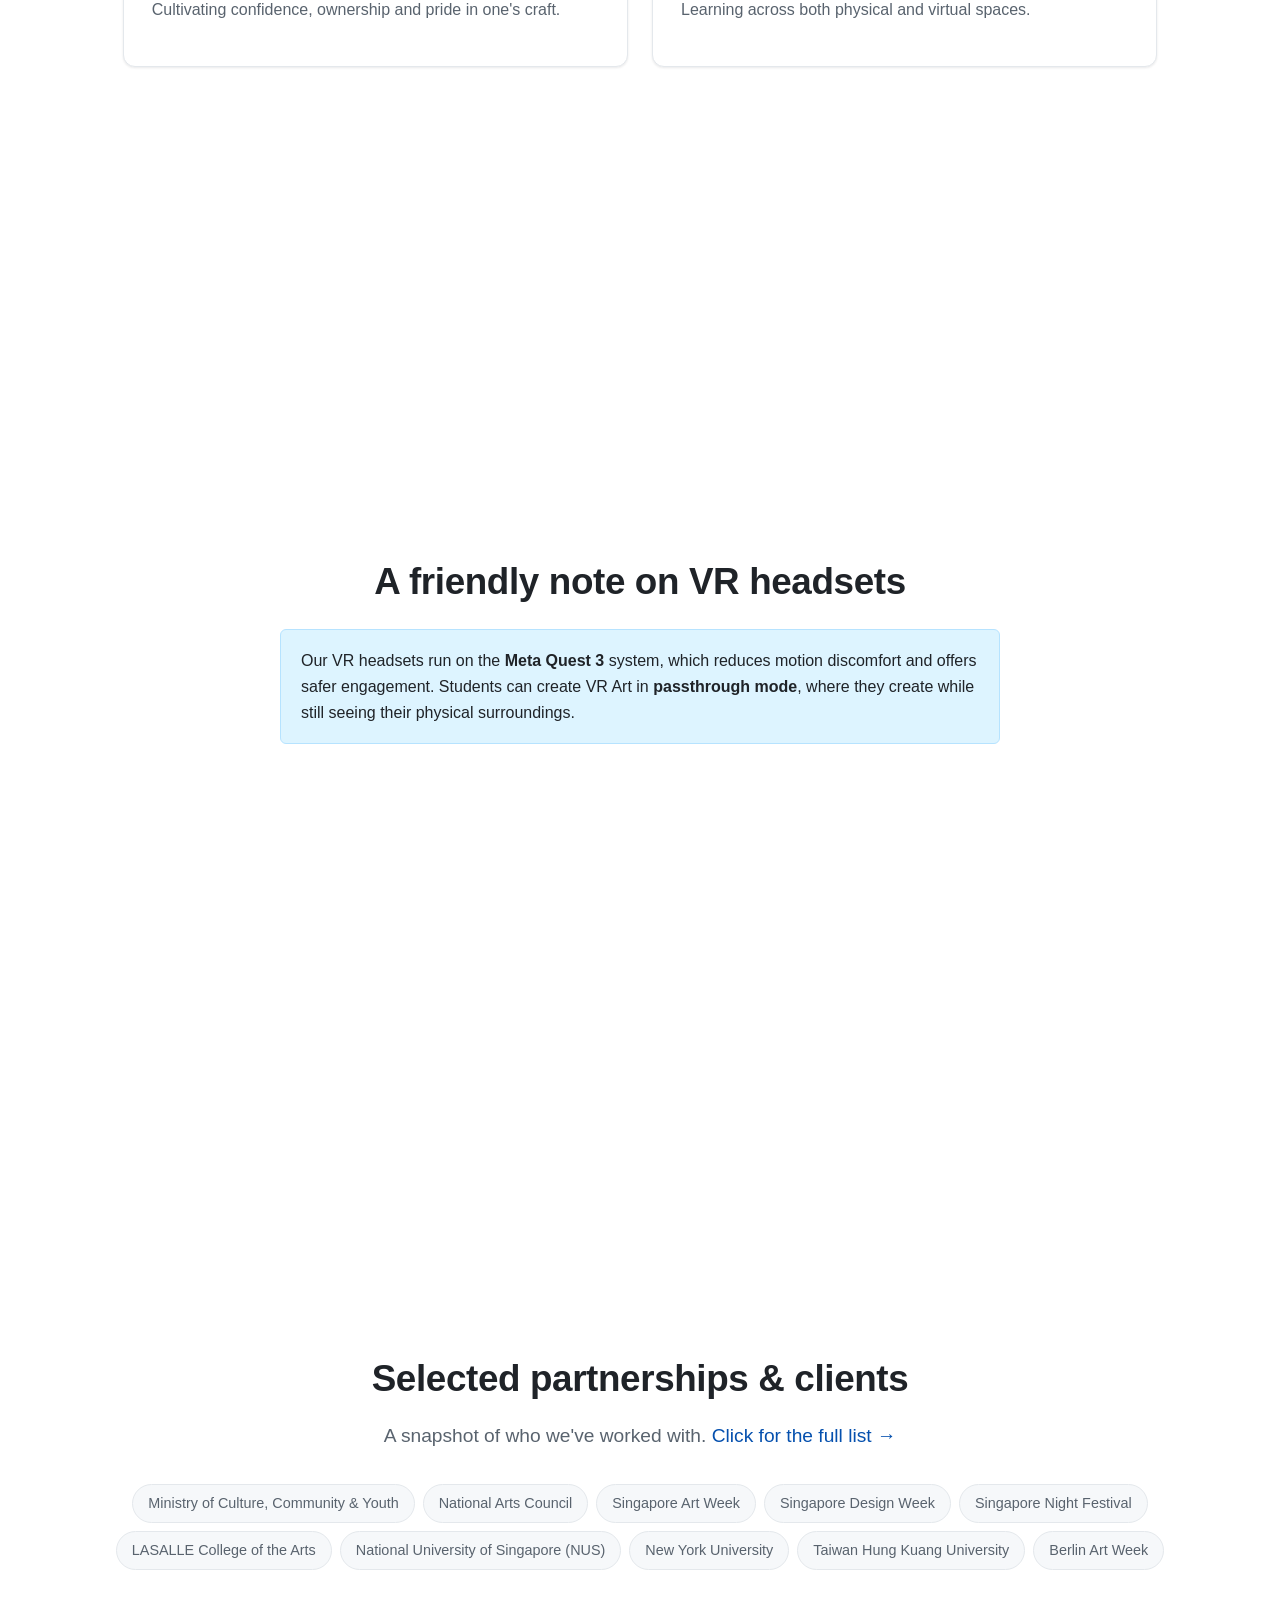
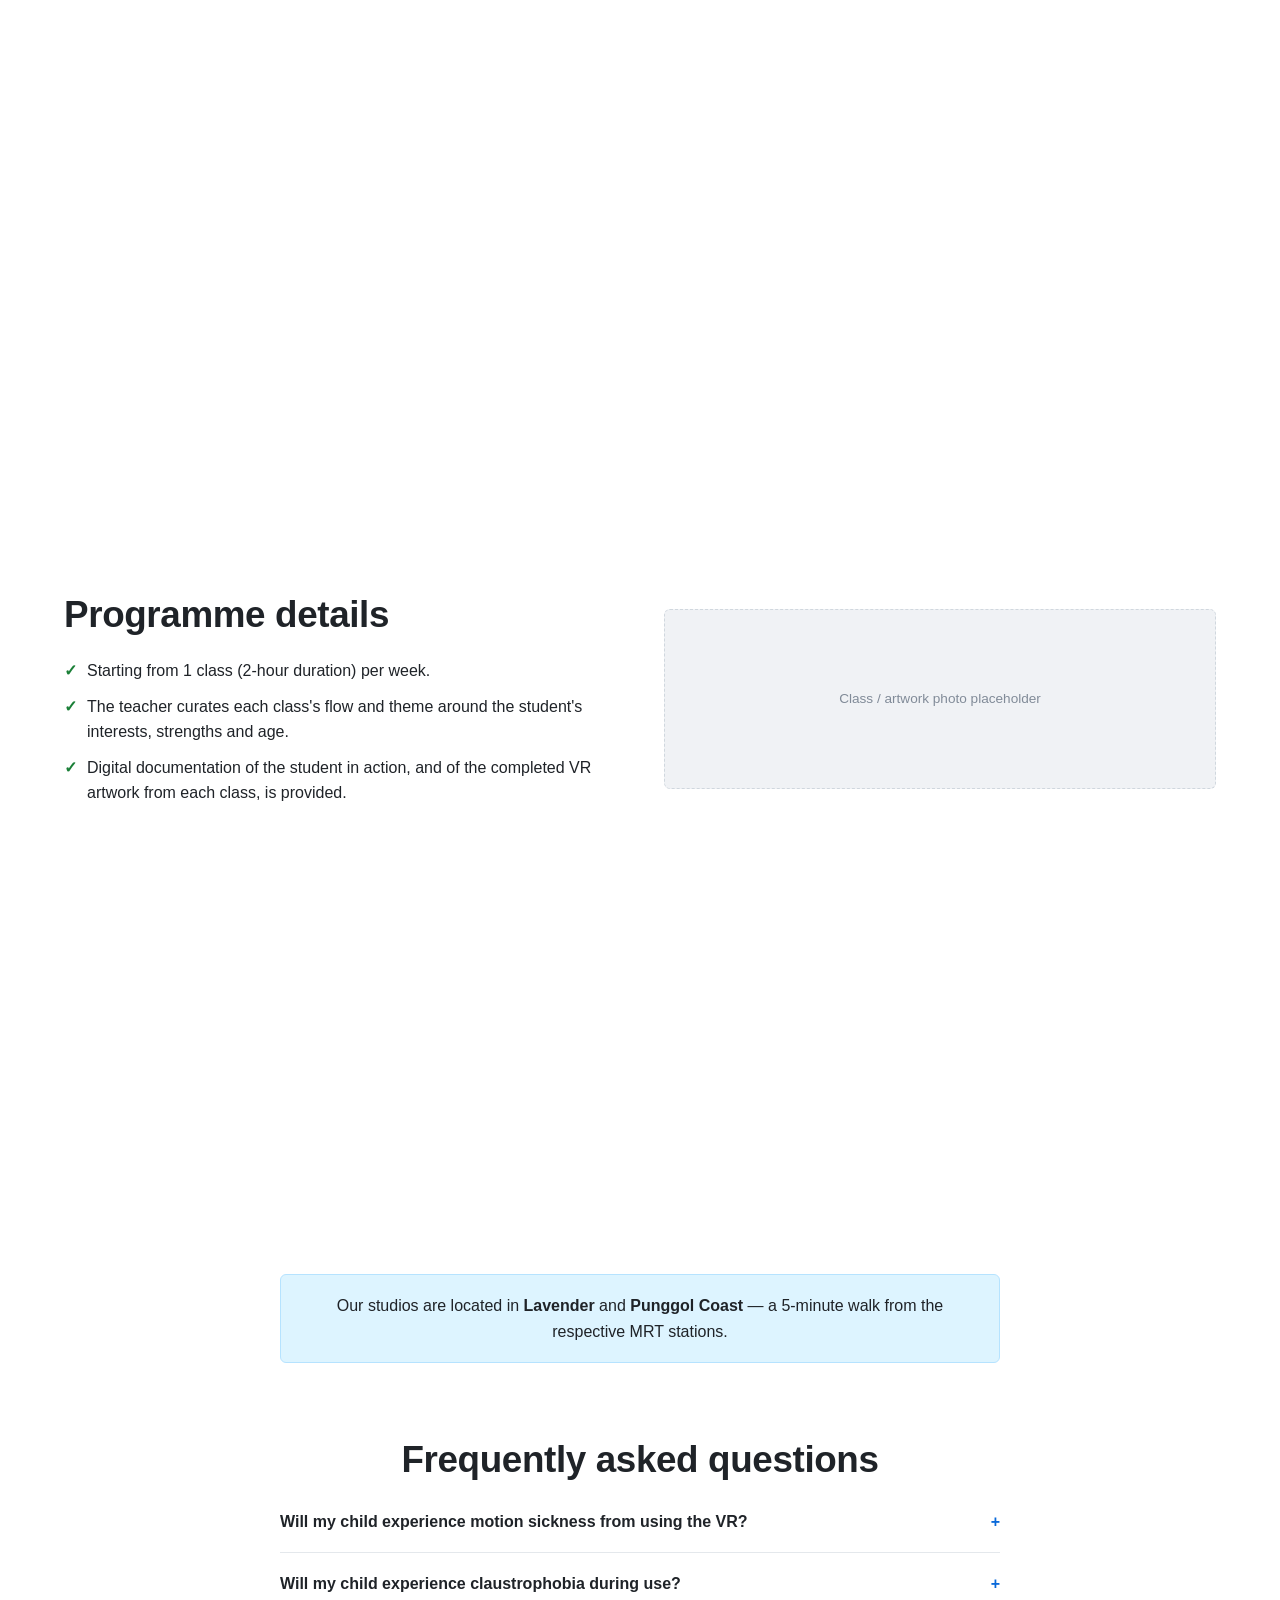
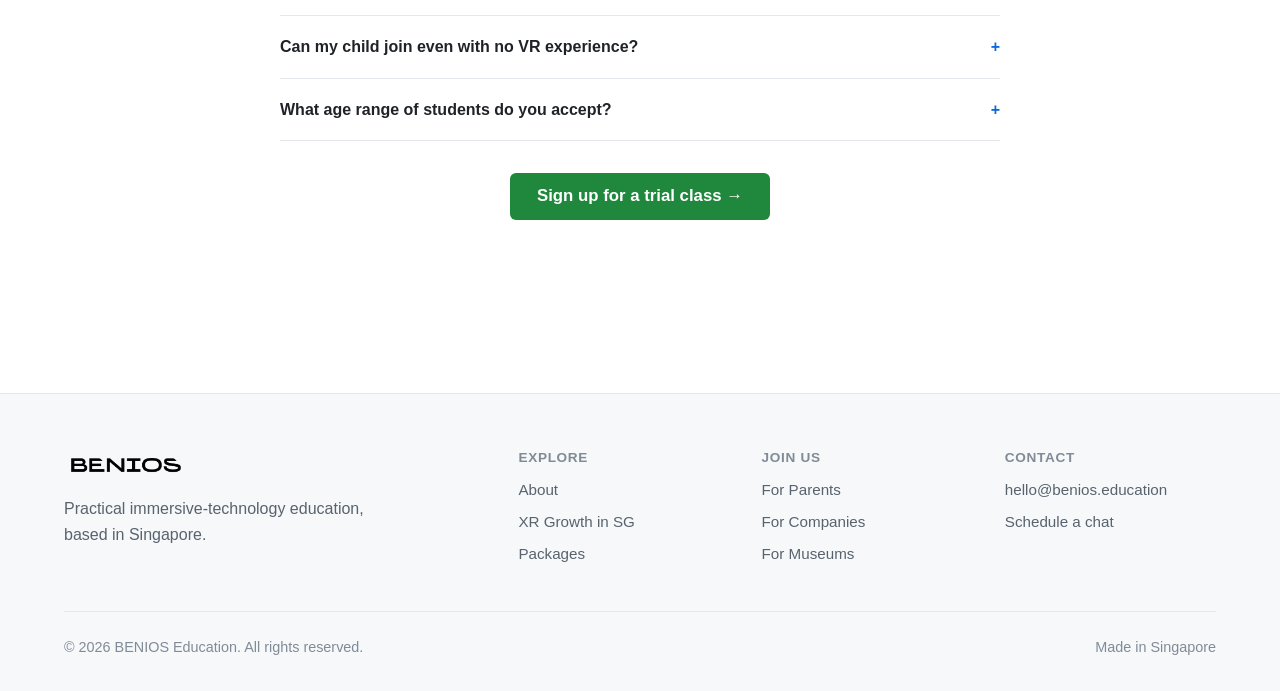
<file: parents.html>
<!DOCTYPE html>
<html lang="en">
<head>
  <meta charset="UTF-8" />
  <meta name="viewport" content="width=device-width, initial-scale=1.0" />
  <title>For Parents — VR Art Programme | BENIOS Education</title>
  <meta name="description" content="Singapore's first and only VR Art Programme led by artist Benedict Yu. Safe, mentor-led immersive art learning for children aged 7–18." />
  <link rel="stylesheet" href="assets/styles.css" />
  <link rel="icon" href="data:image/svg+xml,<svg xmlns='http://www.w3.org/2000/svg' viewBox='0 0 100 100'><rect width='100' height='100' rx='20' fill='%231f2328'/><text x='50' y='68' font-size='58' fill='white' font-family='sans-serif' font-weight='bold' text-anchor='middle'>B</text></svg>" />
</head>
<body class="snap-page">
  <header class="site-header">
    <div class="container nav">
      <a class="brand" href="index.html"><img class="logo" src="assets/benios-logo.png" alt="BENIOS Education" /></a>
      <button class="nav-toggle" aria-label="Menu" onclick="document.getElementById('nav').classList.toggle('open')">☰</button>
      <nav class="nav-links" id="nav">
        <a href="index.html">Home</a>
        <a href="about.html">About</a>
        <a href="xr-growth.html">XR in SG</a>
        <a href="join.html" class="active">Join Us</a>
        <a href="packages.html">Packages</a>
        <a href="book.html">Contact</a>
      </nav>
    </div>
  </header>

  <!-- HERO -->
  <section class="hero snap">
    <div class="container">
      <h1>Singapore's first and only VR Art Programme, led by artist Benedict Yu.</h1>
      <p class="lead">Established in 2025, BENIOS creates immersive artistic learning experiences within the arts–technology scene.</p>
      <div class="hero-cta">
        <a class="btn btn-primary btn-lg" href="book.html">Sign up for a trial class →</a>
        <a class="btn btn-secondary btn-lg" href="packages.html">See classes &amp; packages</a>
      </div>
      <p class="hero-note">For ages 7–18 · No VR experience needed · Studios in Lavender &amp; Punggol Coast</p>
    </div>
  </section>

  <!-- BUILDING TRUST -->
  <section class="section snap">
    <div class="container">
      <div class="center reveal" style="margin-bottom:44px">
        <h2>Building trust</h2>
        <p class="lead center">At BENIOS, we introduce children to virtual reality (VR) as a creative medium — teaching them to confidently navigate VR tools and transform their ideas into immersive artworks.</p>
      </div>
      <div class="grid grid-3 reveal">
        <div class="card">
          <div class="icon"><img src="assets/icons/people.svg" alt="" /></div>
          <h3>Certified VR Art Facilitators</h3>
          <p class="muted">Every class is led by trained facilitators who specialise in guiding young artists in VR.</p>
        </div>
        <div class="card">
          <div class="icon"><img src="assets/icons/mortar-board.svg" alt="" /></div>
          <h3>Age-Appropriate Programmes</h3>
          <p class="muted">Content and pacing designed around each age group, from curious beginners to teens.</p>
        </div>
        <div class="card">
          <div class="icon"><img src="assets/icons/heart.svg" alt="" /></div>
          <h3>Designed with safety in mind</h3>
          <p class="muted">A child's safety and comfort shape every part of how we run our classes.</p>
        </div>
      </div>
    </div>
  </section>

  <!-- TESTIMONIALS -->
  <section class="section snap">
    <div class="container">
      <div class="center reveal" style="margin-bottom:44px">
        <h2>What our students say</h2>
        <p class="lead center">Current students and their families share their experience. <a href="#">Read our Google Reviews →</a></p>
      </div>
      <div class="grid grid-3 reveal">
        <div class="card">
          <div class="ph" style="min-height:150px">Student photo placeholder</div>
          <h3 style="margin-top:16px">Iris</h3>
          <p class="muted">“Review placeholder — add Iris's testimonial here.”</p>
        </div>
        <div class="card">
          <div class="ph" style="min-height:150px">Student photo placeholder</div>
          <h3 style="margin-top:16px">Yuhang</h3>
          <p class="muted">“Review placeholder — add Yuhang's testimonial here.”</p>
        </div>
        <div class="card">
          <div class="ph" style="min-height:150px">Student photo placeholder</div>
          <h3 style="margin-top:16px">Yiteng</h3>
          <p class="muted">“Review placeholder — add Yiteng's testimonial here.”</p>
        </div>
      </div>
    </div>
  </section>

  <!-- PEDAGOGY -->
  <section class="section snap">
    <div class="container">
      <div class="center reveal" style="margin-bottom:44px">
        <h2>Our pedagogy</h2>
        <p class="lead center">Four principles shape how we teach.</p>
      </div>
      <div class="grid grid-2 reveal">
        <div class="card">
          <div class="icon"><img src="assets/icons/eye.svg" alt="" /></div>
          <h3>Inquiry-based learning</h3>
          <p class="muted">Encouraging curiosity through exploration and creativity.</p>
        </div>
        <div class="card">
          <div class="icon"><img src="assets/icons/rocket.svg" alt="" /></div>
          <h3>Experience-based learning</h3>
          <p class="muted">Using XR to transform experiences into meaningful expression.</p>
        </div>
        <div class="card">
          <div class="icon"><img src="assets/icons/heart.svg" alt="" /></div>
          <h3>Liberation in the classroom</h3>
          <p class="muted">Cultivating confidence, ownership and pride in one's craft.</p>
        </div>
        <div class="card">
          <div class="icon"><img src="assets/icons/home.svg" alt="" /></div>
          <h3>Alternative classroom</h3>
          <p class="muted">Learning across both physical and virtual spaces.</p>
        </div>
      </div>
    </div>
  </section>

  <!-- HEADSET NOTICE -->
  <section class="section snap">
    <div class="container">
      <div class="prose reveal center">
        <h2>A friendly note on VR headsets</h2>
        <div class="callout" style="text-align:left">
          Our VR headsets run on the <strong>Meta Quest 3</strong> system, which reduces motion discomfort and offers safer engagement. Students can create VR Art in <strong>passthrough mode</strong>, where they create while still seeing their physical surroundings.
        </div>
      </div>
    </div>
  </section>

  <!-- PARTNERS -->
  <section class="section snap">
    <div class="container">
      <div class="center reveal" style="margin-bottom:32px">
        <h2>Selected partnerships &amp; clients</h2>
        <p class="lead center">A snapshot of who we've worked with. <a href="#">Click for the full list →</a></p>
      </div>
      <div class="chips center reveal">
        <span class="chip">Ministry of Culture, Community &amp; Youth</span>
        <span class="chip">National Arts Council</span>
        <span class="chip">Singapore Art Week</span>
        <span class="chip">Singapore Design Week</span>
        <span class="chip">Singapore Night Festival</span>
        <span class="chip">LASALLE College of the Arts</span>
        <span class="chip">National University of Singapore (NUS)</span>
        <span class="chip">New York University</span>
        <span class="chip">Taiwan Hung Kuang University</span>
        <span class="chip">Berlin Art Week</span>
      </div>
    </div>
  </section>

  <!-- PROGRAMME DETAILS -->
  <section class="section snap">
    <div class="container">
      <div class="grid grid-2 reveal" style="gap:48px; align-items:center">
        <div>
          <h2>Programme details</h2>
          <ul class="ticks" style="margin-top:20px">
            <li>Starting from 1 class (2-hour duration) per week.</li>
            <li>The teacher curates each class's flow and theme around the student's interests, strengths and age.</li>
            <li>Digital documentation of the student in action, and of the completed VR artwork from each class, is provided.</li>
          </ul>
        </div>
        <div class="ph">Class / artwork photo placeholder</div>
      </div>
    </div>
  </section>

  <!-- LOCATION + FAQ -->
  <section class="section snap">
    <div class="container">
      <div class="prose reveal">
        <div class="callout center" style="margin-bottom:36px">
          Our studios are located in <strong>Lavender</strong> and <strong>Punggol Coast</strong> — a 5-minute walk from the respective MRT stations.
        </div>
        <h2 class="center" style="margin-bottom:8px">Frequently asked questions</h2>
        <details class="faq">
          <summary>Will my child experience motion sickness from using the VR?</summary>
          <p>Our VR headsets are equipped with the Meta Quest 3 system, which significantly reduces discomfort during use. The headsets are also lightweight, with improved ergonomics and accessibility.</p>
        </details>
        <details class="faq">
          <summary>Will my child experience claustrophobia during use?</summary>
          <p>We allow students to create VR Art in passthrough mode, which lets them see their physical surroundings while they create.</p>
        </details>
        <details class="faq">
          <summary>Can my child join even with no VR experience?</summary>
          <p>Yes — all are welcome, no prior VR experience needed.</p>
        </details>
        <details class="faq">
          <summary>What age range of students do you accept?</summary>
          <p>7 to 18 years old.</p>
        </details>
        <div class="center" style="margin-top:32px">
          <a class="btn btn-primary btn-lg" href="book.html">Sign up for a trial class →</a>
        </div>
      </div>
    </div>
  </section>

  <footer class="site-footer">
    <div class="container">
      <div class="footer-grid">
        <div><a class="brand" href="index.html"><img class="logo" src="assets/benios-logo.png" alt="BENIOS Education" /></a><p class="muted" style="margin-top:12px; max-width:36ch">Practical immersive-technology education, based in Singapore.</p></div>
        <div><h4>Explore</h4><a href="about.html">About</a><a href="xr-growth.html">XR Growth in SG</a><a href="packages.html">Packages</a></div>
        <div><h4>Join us</h4><a href="parents.html">For Parents</a><a href="companies.html">For Companies</a><a href="museum.html">For Museums</a></div>
        <div><h4>Contact</h4><a href="mailto:hello@benios.education">hello@benios.education</a><a href="book.html">Schedule a chat</a></div>
      </div>
      <div class="footer-bottom"><span>© 2026 BENIOS Education. All rights reserved.</span><span>Made in Singapore</span></div>
    </div>
  </footer>

  <script src="assets/site.js" defer></script>
</body>
</html>
</file>
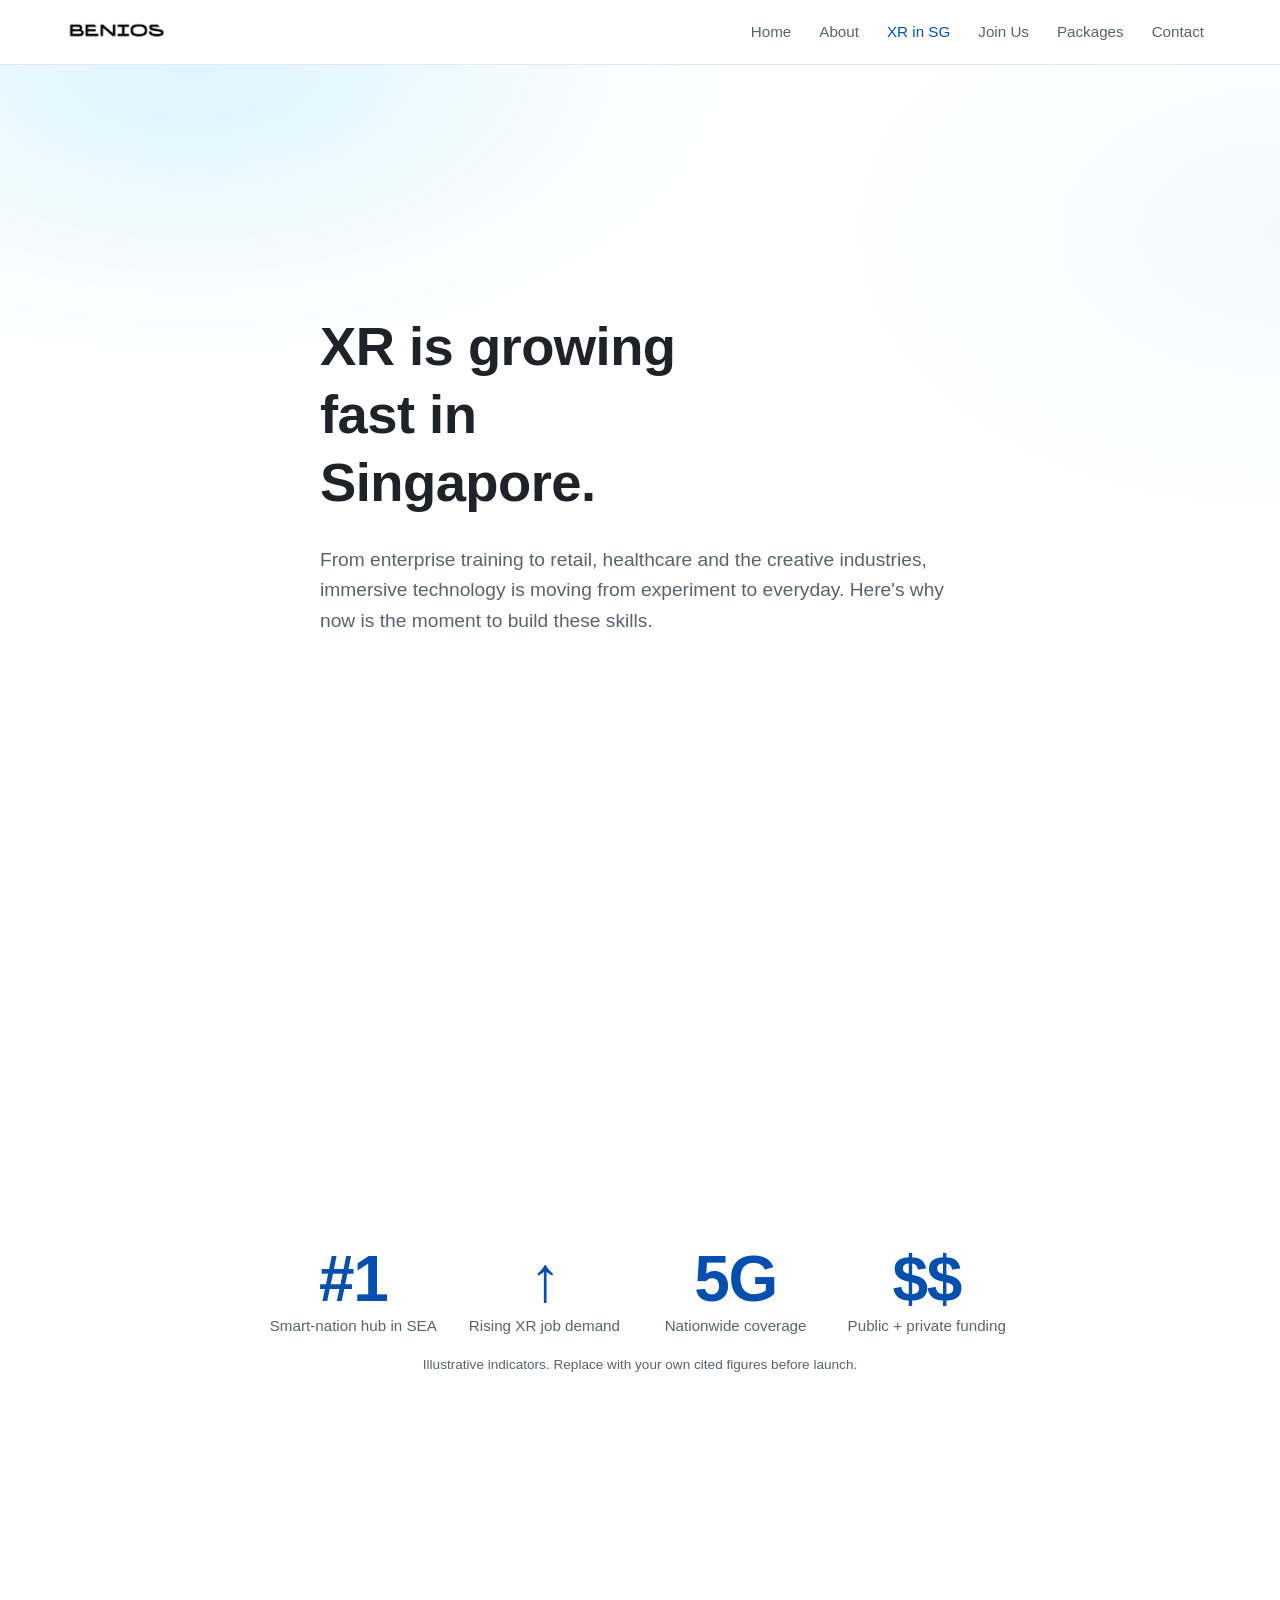
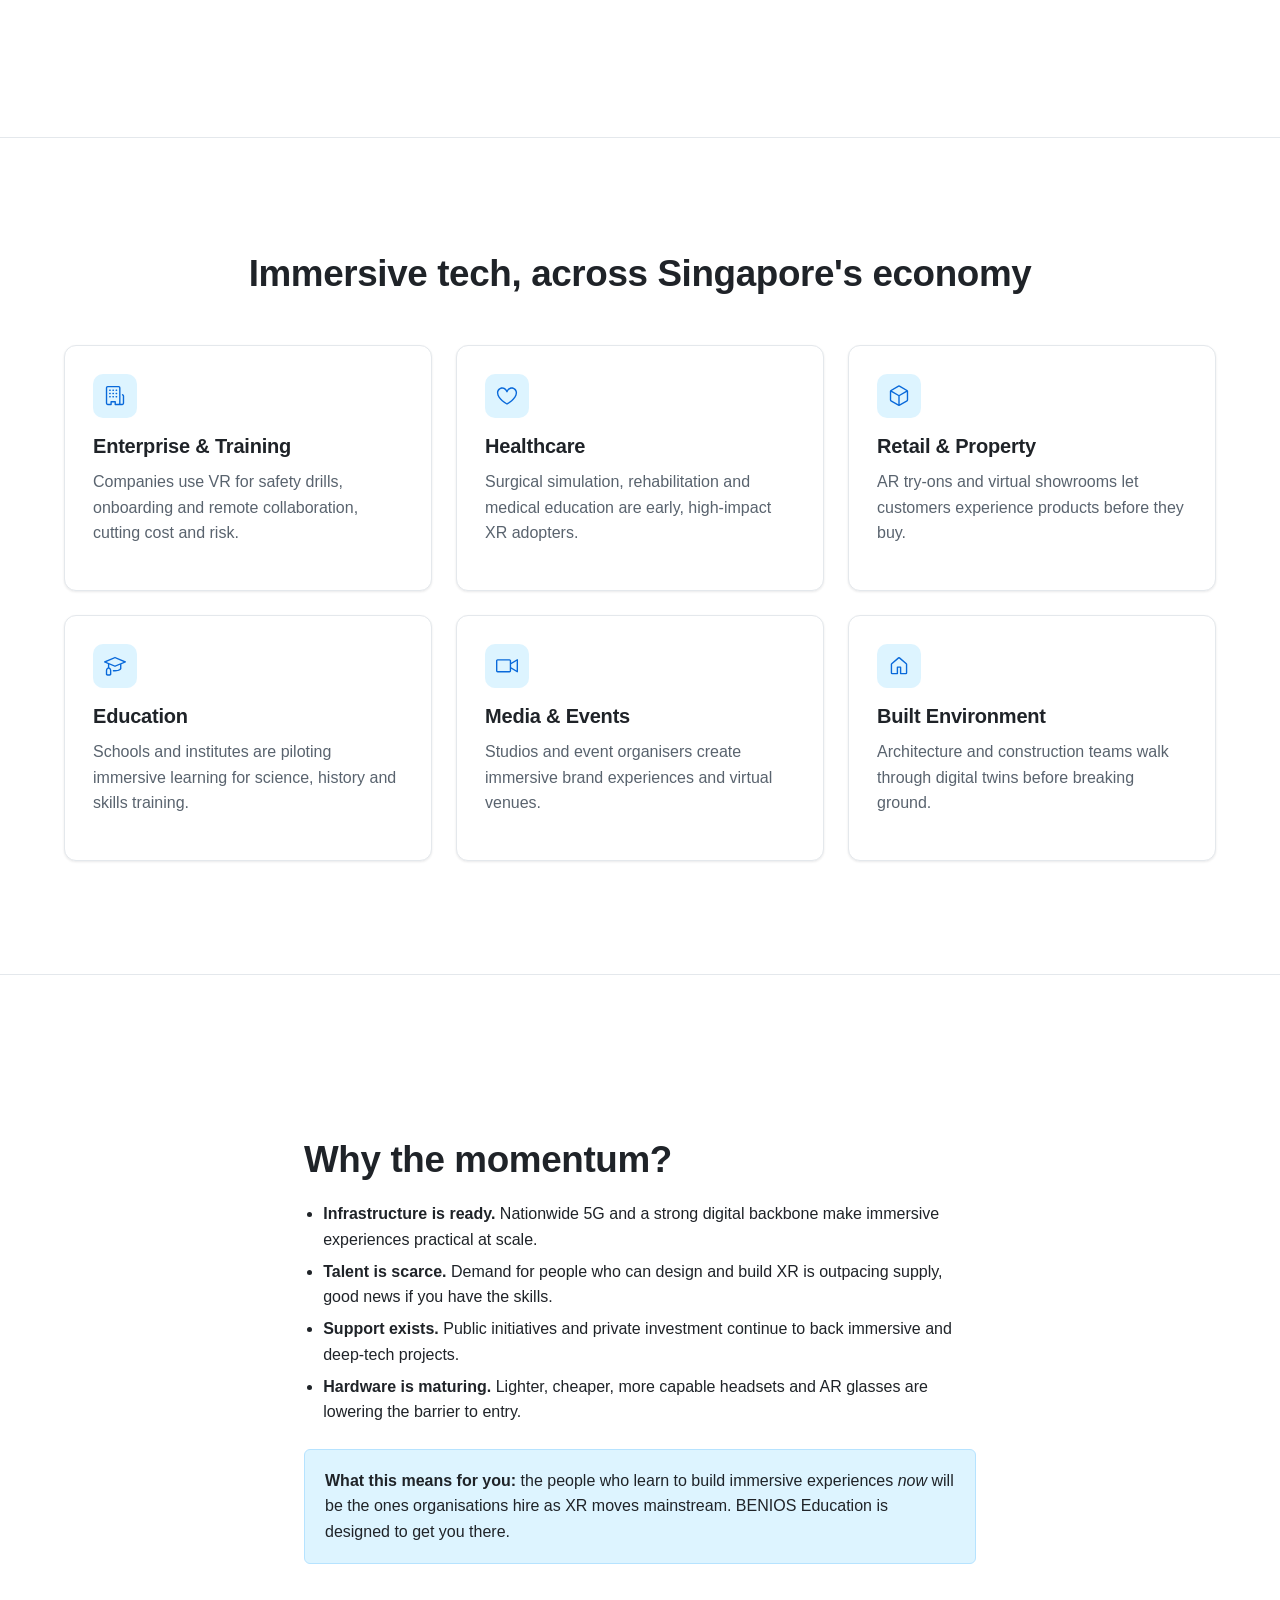
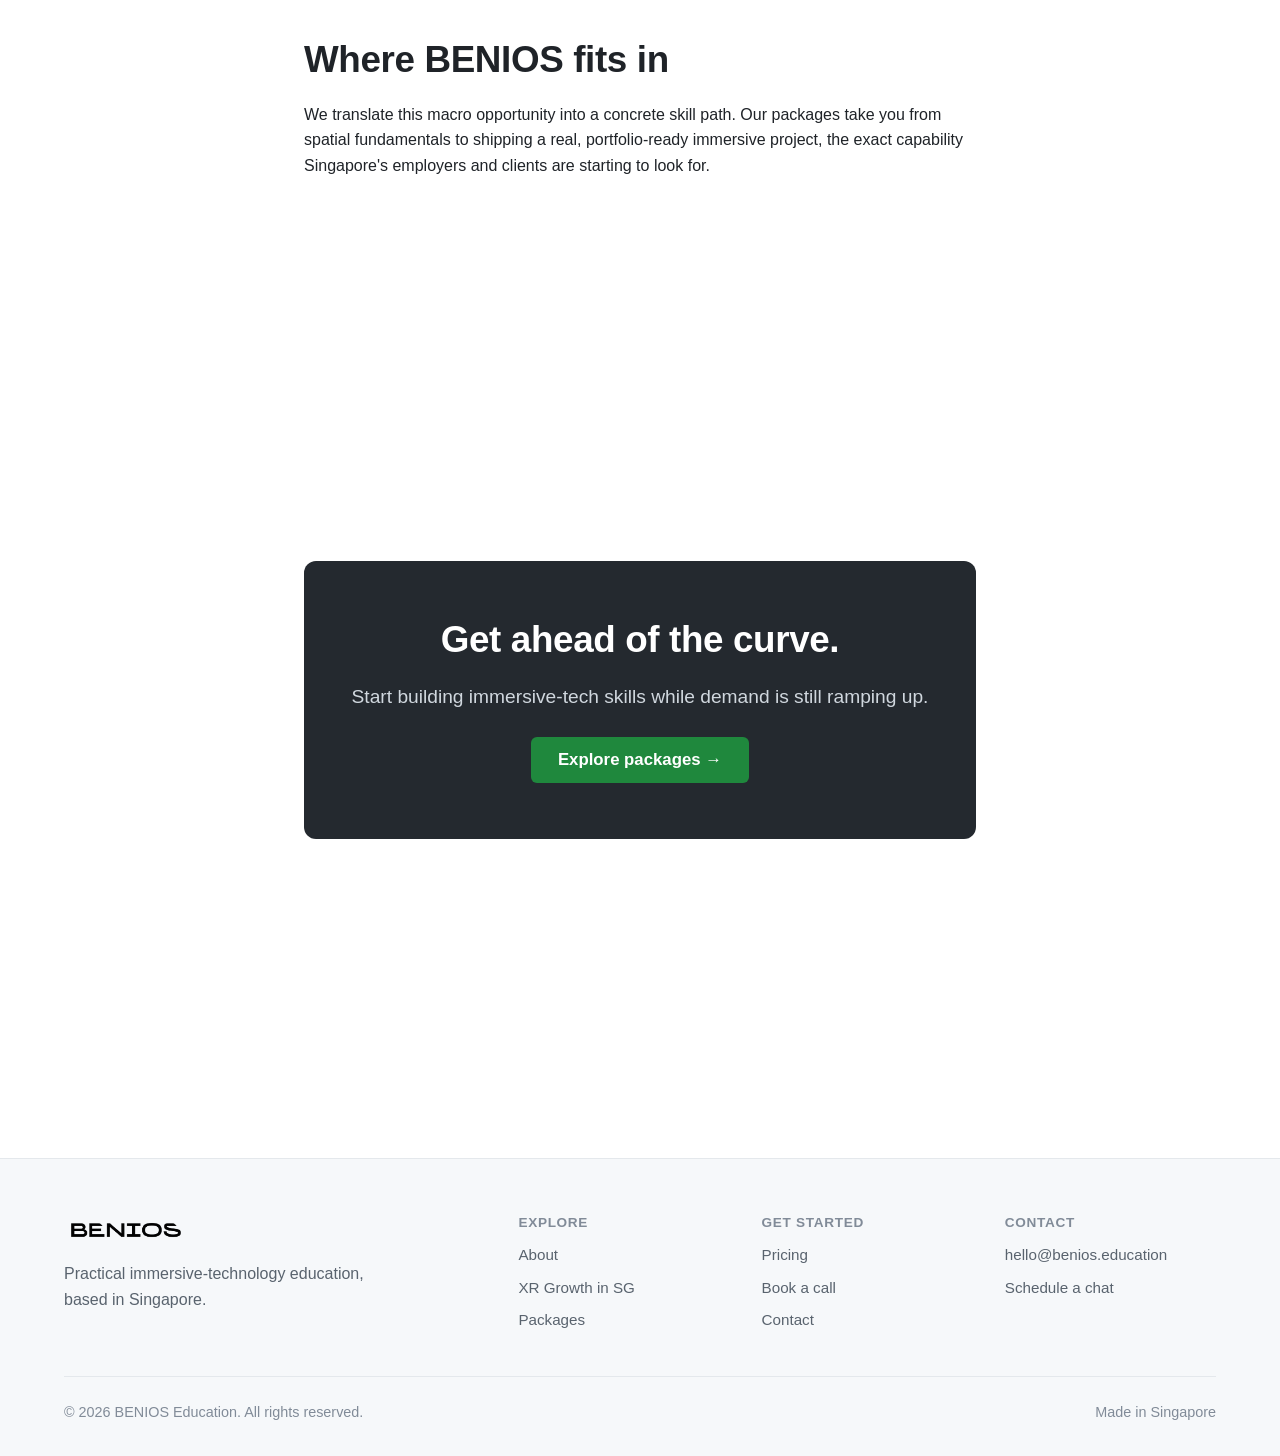
<file: xr-growth.html>
<!DOCTYPE html>
<html lang="en">
<head>
  <meta charset="UTF-8" />
  <meta name="viewport" content="width=device-width, initial-scale=1.0" />
  <title>XR Growth in Singapore | BENIOS Education</title>
  <meta name="description" content="Why immersive technology is one of Singapore's fastest-growing skill areas, and what it means for your career." />
  <link rel="stylesheet" href="assets/styles.css" />
  <link rel="icon" href="data:image/svg+xml,<svg xmlns='http://www.w3.org/2000/svg' viewBox='0 0 100 100'><rect width='100' height='100' rx='20' fill='%231f2328'/><text x='50' y='68' font-size='58' fill='white' font-family='sans-serif' font-weight='bold' text-anchor='middle'>B</text></svg>" />
</head>
<body class="snap-page">
  <header class="site-header">
    <div class="container nav">
      <a class="brand" href="index.html"><img class="logo" src="assets/benios-logo.png" alt="BENIOS Education" /></a>
      <button class="nav-toggle" aria-label="Menu" onclick="document.getElementById('nav').classList.toggle('open')">☰</button>
      <nav class="nav-links" id="nav">
        <a href="index.html">Home</a>
        <a href="about.html">About</a>
        <a href="xr-growth.html" class="active">XR in SG</a>
        <a href="join.html">Join Us</a>
        <a href="packages.html">Packages</a>
        <a href="book.html">Contact</a>
      </nav>
    </div>
  </header>

  <section class="hero snap">
    <div class="container">
      <h1>XR is growing fast in Singapore.</h1>
      <p class="lead">From enterprise training to retail, healthcare and the creative industries, immersive technology is moving from experiment to everyday. Here's why now is the moment to build these skills.</p>
    </div>
  </section>

  <section class="section-sm snap">
    <div class="container">
      <div class="stats">
        <div class="stat"><div class="num">#1</div><div class="label">Smart-nation hub in SEA</div></div>
        <div class="stat"><div class="num">↑</div><div class="label">Rising XR job demand</div></div>
        <div class="stat"><div class="num">5G</div><div class="label">Nationwide coverage</div></div>
        <div class="stat"><div class="num">$$</div><div class="label">Public + private funding</div></div>
      </div>
      <p class="muted center" style="margin-top:16px; font-size:.85rem">Illustrative indicators. Replace with your own cited figures before launch.</p>
    </div>
  </section>

  <hr class="divider" />

  <section class="section snap">
    <div class="container">
      <div class="center" style="margin-bottom:48px">
        <h2>Immersive tech, across Singapore's economy</h2>
      </div>
      <div class="grid grid-3">
        <div class="card"><div class="icon"><img src="assets/icons/organization.svg" alt="" /></div><h3>Enterprise &amp; Training</h3><p class="muted">Companies use VR for safety drills, onboarding and remote collaboration, cutting cost and risk.</p></div>
        <div class="card"><div class="icon"><img src="assets/icons/heart.svg" alt="" /></div><h3>Healthcare</h3><p class="muted">Surgical simulation, rehabilitation and medical education are early, high-impact XR adopters.</p></div>
        <div class="card"><div class="icon"><img src="assets/icons/package.svg" alt="" /></div><h3>Retail &amp; Property</h3><p class="muted">AR try-ons and virtual showrooms let customers experience products before they buy.</p></div>
        <div class="card"><div class="icon"><img src="assets/icons/mortar-board.svg" alt="" /></div><h3>Education</h3><p class="muted">Schools and institutes are piloting immersive learning for science, history and skills training.</p></div>
        <div class="card"><div class="icon"><img src="assets/icons/device-camera-video.svg" alt="" /></div><h3>Media &amp; Events</h3><p class="muted">Studios and event organisers create immersive brand experiences and virtual venues.</p></div>
        <div class="card"><div class="icon"><img src="assets/icons/home.svg" alt="" /></div><h3>Built Environment</h3><p class="muted">Architecture and construction teams walk through digital twins before breaking ground.</p></div>
      </div>
    </div>
  </section>

  <hr class="divider" />

  <section class="section">
    <div class="container prose">
      <h2>Why the momentum?</h2>
      <ul>
        <li><strong>Infrastructure is ready.</strong> Nationwide 5G and a strong digital backbone make immersive experiences practical at scale.</li>
        <li><strong>Talent is scarce.</strong> Demand for people who can design and build XR is outpacing supply, good news if you have the skills.</li>
        <li><strong>Support exists.</strong> Public initiatives and private investment continue to back immersive and deep-tech projects.</li>
        <li><strong>Hardware is maturing.</strong> Lighter, cheaper, more capable headsets and AR glasses are lowering the barrier to entry.</li>
      </ul>

      <div class="callout">
        <strong>What this means for you:</strong> the people who learn to build immersive experiences <em>now</em> will be the ones organisations hire as XR moves mainstream. BENIOS Education is designed to get you there.
      </div>

      <h2>Where BENIOS fits in</h2>
      <p>We translate this macro opportunity into a concrete skill path. Our packages take you from spatial fundamentals to shipping a real, portfolio-ready immersive project, the exact capability Singapore's employers and clients are starting to look for.</p>
    </div>
  </section>

  <section class="section snap">
    <div class="container">
      <div class="cta-band">
        <h2>Get ahead of the curve.</h2>
        <p class="lead center" style="margin:0 auto 24px">Start building immersive-tech skills while demand is still ramping up.</p>
        <a class="btn btn-primary btn-lg" href="packages.html">Explore packages →</a>
      </div>
    </div>
  </section>

  <footer class="site-footer">
    <div class="container">
      <div class="footer-grid">
        <div><a class="brand" href="index.html"><img class="logo" src="assets/benios-logo.png" alt="BENIOS Education" /></a><p class="muted" style="margin-top:12px; max-width:36ch">Practical immersive-technology education, based in Singapore.</p></div>
        <div><h4>Explore</h4><a href="about.html">About</a><a href="xr-growth.html">XR Growth in SG</a><a href="packages.html">Packages</a></div>
        <div><h4>Get started</h4><a href="packages.html">Pricing</a><a href="book.html">Book a call</a><a href="book.html">Contact</a></div>
        <div><h4>Contact</h4><a href="mailto:hello@benios.education">hello@benios.education</a><a href="book.html">Schedule a chat</a></div>
      </div>
      <div class="footer-bottom"><span>© 2026 BENIOS Education. All rights reserved.</span><span>Made in Singapore</span></div>
    </div>
  </footer>

  <script src="assets/site.js" defer></script>
</body>
</html>
</file>
<file: assets/styles.css>
/* ============================================================
   BENIOS Education — Design System
   Built on GitHub Primer principles: system fonts, generous
   whitespace, restrained palette, functional color tokens.
   ============================================================ */

:root {
  /* Primer-style neutral scale */
  --canvas: #ffffff;
  --canvas-subtle: #f6f8fa;
  --canvas-inset: #f0f2f5;
  --border: #d0d7de;
  --border-muted: #e4e8ec;

  --fg-default: #1f2328;
  --fg-muted: #59636e;
  --fg-subtle: #818b98;
  --fg-on-emphasis: #ffffff;

  /* Primer accent (blue) — links, highlights, focus */
  --accent: #0969da;
  --accent-emphasis: #0550ae;
  --accent-subtle: #ddf4ff;
  --accent-muted: #b6e3ff;

  /* Primer primary action (green) */
  --primary: #1f883d;
  --primary-emphasis: #1a7f37;

  --success: #1a7f37;
  --attention: #9a6700;

  --shadow-sm: 0 1px 3px rgba(31, 35, 40, 0.06), 0 1px 2px rgba(31, 35, 40, 0.04);
  --shadow-md: 0 8px 24px rgba(31, 35, 40, 0.10);
  --shadow-lg: 0 16px 48px rgba(31, 35, 40, 0.16);

  --radius: 6px;
  --radius-lg: 12px;
  --maxw: 1200px;

  --font: -apple-system, BlinkMacSystemFont, "Segoe UI", "Noto Sans",
    Helvetica, Arial, sans-serif;
  --mono: ui-monospace, SFMono-Regular, "SF Mono", Menlo, Consolas, monospace;
}

* { box-sizing: border-box; }

html { scroll-behavior: smooth; }

body {
  margin: 0;
  font-family: var(--font);
  color: var(--fg-default);
  background: var(--canvas);
  line-height: 1.6;
  -webkit-font-smoothing: antialiased;
  text-rendering: optimizeLegibility;
}

a { color: var(--accent-emphasis); text-decoration: none; }
a:hover { text-decoration: underline; }

h1, h2, h3, h4 { line-height: 1.25; letter-spacing: -0.01em; margin: 0 0 .5em; }
h1 { font-size: clamp(2.2rem, 5vw, 3.4rem); font-weight: 800; }
h2 { font-size: clamp(1.6rem, 3.5vw, 2.3rem); font-weight: 700; }
h3 { font-size: 1.25rem; font-weight: 650; }
p { margin: 0 0 1rem; }

.container { max-width: var(--maxw); margin: 0 auto; padding: 0 24px; }
.section { padding: 88px 0; }
.section-sm { padding: 56px 0; }
.center { text-align: center; }
.muted { color: var(--fg-muted); }
.lead { font-size: 1.2rem; color: var(--fg-muted); max-width: 640px; }
.lead.center { margin-left: auto; margin-right: auto; }

/* ---------- Buttons ---------- */
.btn {
  display: inline-flex; align-items: center; gap: 8px;
  padding: 11px 20px; border-radius: var(--radius);
  font-weight: 600; font-size: .95rem; cursor: pointer;
  border: 1px solid transparent; transition: all .15s ease;
  text-decoration: none; line-height: 1;
}
.btn:hover { text-decoration: none; }
.btn-primary { background: var(--primary); color: #fff; }
.btn-primary:hover { background: var(--primary-emphasis); box-shadow: var(--shadow-md); }
.btn-secondary { background: var(--canvas); color: var(--fg-default); border-color: var(--border); }
.btn-secondary:hover { background: var(--canvas-subtle); border-color: var(--fg-subtle); }
.btn-lg { padding: 14px 26px; font-size: 1.05rem; }
.btn-block { width: 100%; justify-content: center; }

/* ---------- Header ---------- */
.site-header {
  position: sticky; top: 0; z-index: 50;
  background: rgba(255,255,255,.85); backdrop-filter: saturate(180%) blur(12px);
  border-bottom: 1px solid var(--border-muted);
}
.nav { display: flex; align-items: center; justify-content: space-between; height: 64px; }
.brand { display: flex; align-items: center; gap: 10px; font-weight: 800; font-size: 1.15rem; color: var(--fg-default); }
.brand:hover { text-decoration: none; }
.brand .logo { height: 22px; width: auto; display: block; }
.site-footer .brand .logo { height: 26px; }
.nav-links { display: flex; align-items: center; gap: 4px; }
.nav-links a { color: var(--fg-muted); font-weight: 500; font-size: .95rem; padding: 8px 12px; border-radius: var(--radius); }
.nav-links a:hover { color: var(--fg-default); background: var(--canvas-subtle); text-decoration: none; }
.nav-links a.active { color: var(--accent-emphasis); }
.nav-cta { margin-left: 8px; }
.nav-toggle { display: none; background: none; border: 1px solid var(--border); border-radius: var(--radius); padding: 6px 10px; cursor: pointer; }

/* ---------- Hero ---------- */
.hero { padding: 96px 0 72px; position: relative; overflow: hidden; }
.hero::before {
  content: ""; position: absolute; inset: 0; z-index: -1;
  background:
    radial-gradient(60% 50% at 15% 0%, var(--accent-subtle), transparent 70%),
    radial-gradient(50% 50% at 100% 20%, var(--canvas-subtle), transparent 70%);
}
.eyebrow {
  display: inline-flex; align-items: center; gap: 8px;
  background: var(--accent-subtle); color: var(--accent-emphasis);
  border: 1px solid var(--accent-muted);
  padding: 6px 14px; border-radius: 999px; font-size: .82rem; font-weight: 600;
  margin-bottom: 20px;
}
.hero h1 { max-width: 14ch; }
.hero-cta { display: flex; gap: 12px; flex-wrap: wrap; margin-top: 28px; }
.hero-note { margin-top: 16px; font-size: .9rem; color: var(--fg-subtle); }

/* ---------- Grid & cards ---------- */
.grid { display: grid; gap: 24px; }
.grid-3 { grid-template-columns: repeat(3, 1fr); }
.grid-2 { grid-template-columns: repeat(2, 1fr); }

.card {
  background: var(--canvas); border: 1px solid var(--border-muted);
  border-radius: var(--radius-lg); padding: 28px;
  box-shadow: var(--shadow-sm); transition: transform .15s ease, box-shadow .15s ease, border-color .15s ease;
}
.card:hover { transform: translateY(-3px); box-shadow: var(--shadow-md); border-color: var(--accent-muted); }
.card .icon {
  width: 44px; height: 44px; border-radius: 10px; background: var(--accent-subtle);
  display: grid; place-items: center; margin-bottom: 16px;
}
.card .icon img { width: 22px; height: 22px; display: block; }
/* inline heading icon */
.h-icon { width: 20px; height: 20px; vertical-align: -4px; margin-right: 8px; }
.feature-illus img { width: 40px; height: 40px; }

/* ---------- Stats ---------- */
.stats { display: grid; grid-template-columns: repeat(4, 1fr); gap: 24px; text-align: center; }
.stat .num { font-size: clamp(3rem, 5vw, 4rem); font-weight: 800; color: var(--accent-emphasis); letter-spacing: -0.02em; line-height: 1.05; }
.stat .label { color: var(--fg-muted); font-size: .95rem; }

/* ---------- Pricing ---------- */
.pricing { display: grid; grid-template-columns: repeat(3, 1fr); gap: 24px; align-items: start; }
.plan {
  background: var(--canvas); border: 1px solid var(--border);
  border-radius: var(--radius-lg); padding: 32px; display: flex; flex-direction: column;
  box-shadow: var(--shadow-sm);
}
.plan.featured { border: 2px solid var(--accent); box-shadow: var(--shadow-md); position: relative; }
.plan.featured .badge {
  position: absolute; top: -13px; left: 50%; transform: translateX(-50%);
  background: var(--accent); color: #fff; font-size: .75rem; font-weight: 700;
  padding: 5px 14px; border-radius: 999px; letter-spacing: .02em;
}
.plan .name { font-size: 1.15rem; font-weight: 700; }
.plan .price { font-size: 2.6rem; font-weight: 800; letter-spacing: -0.02em; margin: 8px 0 2px; }
.plan .price span { font-size: 1rem; font-weight: 500; color: var(--fg-muted); }
.plan .desc { color: var(--fg-muted); font-size: .95rem; min-height: 44px; }
.plan ul { list-style: none; padding: 0; margin: 22px 0; flex: 1; }
.plan li { display: flex; gap: 10px; align-items: flex-start; padding: 7px 0; font-size: .95rem; }
.plan li::before { content: "✓"; color: var(--success); font-weight: 800; flex: none; }

/* ---------- Steps ---------- */
.steps { counter-reset: step; display: grid; gap: 20px; }
.step { display: flex; gap: 18px; }
.step .n {
  counter-increment: step; flex: none; width: 38px; height: 38px; border-radius: 50%;
  background: var(--accent); color: #fff; font-weight: 700; display: grid; place-items: center;
}
.step .n::before { content: counter(step); }

/* ---------- CTA band ---------- */
.cta-band {
  background: #24292f;
  color: #fff; border-radius: var(--radius-lg); padding: 56px 48px; text-align: center;
}
.cta-band h2 { color: #fff; }
.cta-band .lead, .cta-band .muted { color: #d0d7de; }
.cta-band .btn-secondary { background: transparent; color: #fff; border-color: #57606a; }
.cta-band .btn-secondary:hover { background: #32383f; border-color: #8b949e; }

/* ---------- Footer ---------- */
.site-footer { border-top: 1px solid var(--border-muted); background: var(--canvas-subtle); padding: 56px 0 32px; margin-top: 40px; }
.footer-grid { display: grid; grid-template-columns: 2fr 1fr 1fr 1fr; gap: 32px; }
.footer-grid h4 { font-size: .85rem; text-transform: uppercase; letter-spacing: .05em; color: var(--fg-subtle); }
.footer-grid a { display: block; color: var(--fg-muted); padding: 4px 0; font-size: .95rem; }
.footer-bottom { border-top: 1px solid var(--border-muted); margin-top: 40px; padding-top: 24px; color: var(--fg-subtle); font-size: .9rem; display: flex; justify-content: space-between; flex-wrap: wrap; gap: 8px; }

/* ---------- Misc ---------- */
.pill { display: inline-block; background: var(--accent-subtle); color: var(--accent-emphasis); font-size: .8rem; font-weight: 600; padding: 4px 12px; border-radius: 999px; margin-bottom: 16px; }
.divider { height: 1px; background: var(--border-muted); border: 0; margin: 0; }
.prose { max-width: 720px; margin: 0 auto; }
.prose h2 { margin-top: 2em; }
.prose ul { padding-left: 1.2em; }
.prose li { margin: .4em 0; }
.callout { background: var(--accent-subtle); border: 1px solid var(--accent-muted); border-radius: var(--radius); padding: 18px 20px; margin: 24px 0; }
.embed-wrap { border: 1px solid var(--border); border-radius: var(--radius-lg); overflow: hidden; box-shadow: var(--shadow-sm); background: #fff; }

/* ---------- Bento (audience / Join Us) ---------- */
.bento { display: grid; grid-template-columns: repeat(3, 1fr); gap: 24px; align-items: stretch; }
.bento .card { display: flex; flex-direction: column; }
.bento .card h3 { font-size: 1.35rem; }
.bento .card .muted { flex: 1; }
.bento .card .btn { margin-top: 18px; align-self: flex-start; }

/* ---------- Image placeholders ---------- */
.ph { background: var(--canvas-inset); border: 1px dashed var(--border); border-radius: var(--radius); display: grid; place-items: center; color: var(--fg-subtle); font-size: .85rem; text-align: center; padding: 16px; min-height: 180px; }
.ph-gallery { display: grid; grid-template-columns: 1fr 1fr; gap: 16px; }

/* ---------- Chips (partner / client lists) ---------- */
.chips { display: flex; flex-wrap: wrap; gap: 8px; }
.chips.center { justify-content: center; }
.chip { background: var(--canvas-subtle); border: 1px solid var(--border-muted); border-radius: 999px; padding: 7px 15px; font-size: .9rem; color: var(--fg-muted); }

/* ---------- FAQ ---------- */
.faq { border-bottom: 1px solid var(--border-muted); padding: 18px 0; }
.faq summary { font-weight: 600; cursor: pointer; list-style: none; display: flex; justify-content: space-between; gap: 16px; }
.faq summary::after { content: "+"; color: var(--accent); font-weight: 700; }
.faq[open] summary::after { content: "–"; }
.faq p { margin: 12px 0 0; color: var(--fg-muted); }

/* ---------- Simple check list ---------- */
.ticks { list-style: none; padding: 0; margin: 0; display: grid; gap: 10px; }
.ticks li { display: flex; gap: 10px; align-items: flex-start; }
.ticks li::before { content: "✓"; color: var(--success); font-weight: 800; flex: none; }

@media (max-width: 900px) {
  .bento { grid-template-columns: 1fr; }
}

/* ============================================================
   Scroll reveal (stats + sections on the landing page)
   Only active once JS adds .reveal-on to <body>, so content is
   never hidden if JavaScript is disabled.
   ============================================================ */
body.reveal-on .reveal,
body.reveal-on .stat-reveal .stat {
  opacity: 0; transform: translateY(24px);
  transition: opacity .7s cubic-bezier(.2,.7,.2,1), transform .7s cubic-bezier(.2,.7,.2,1);
}
body.reveal-on .reveal.in-view,
body.reveal-on .stat-reveal.in-view .stat { opacity: 1; transform: none; }
/* stagger the four stat tiles */
body.reveal-on .stat-reveal.in-view .stat:nth-child(1) { transition-delay: .00s; }
body.reveal-on .stat-reveal.in-view .stat:nth-child(2) { transition-delay: .10s; }
body.reveal-on .stat-reveal.in-view .stat:nth-child(3) { transition-delay: .20s; }
body.reveal-on .stat-reveal.in-view .stat:nth-child(4) { transition-delay: .30s; }

@media (prefers-reduced-motion: reduce) {
  body.reveal-on .reveal,
  body.reveal-on .stat-reveal .stat { opacity: 1 !important; transform: none !important; transition: none !important; }
}

/* ============================================================
   Section framing — landing page only.
   Each major section is sized to fill the viewport (minus the
   64px sticky header) so it reads as a full-screen "frame".
   The actual snapping is driven by JavaScript (see the snap
   engine script in index.html) rather than CSS scroll-snap,
   which proved unreliable across trackpads/devices. Frames and
   the JS engine are both disabled for reduced-motion visitors,
   who get normal document flow.
   `justify-content: safe center` centres short sections but
   falls back to top-alignment when a section is taller than the
   viewport, so content is never clipped behind the header.
   ============================================================ */
html { scroll-behavior: auto; } /* JS controls scrolling on snap pages */
body.snap-page .snap {
  min-height: calc(100vh - 64px);
  min-height: calc(100dvh - 64px);
  display: flex; flex-direction: column;
  justify-content: center;
  justify-content: safe center;
  /* trim the tall section padding so content fits the frame and snaps
     cleanly; flex-centering handles the vertical breathing room */
  padding-top: 40px;
  padding-bottom: 40px;
}

/* ---------- Responsive ---------- */
* { min-width: 0; }
/* Use overflow-x: clip (NOT hidden) — `hidden` on the root turns it
   into a scroll container and silently disables scroll-snap. `clip`
   prevents sideways scrolling without breaking snapping. */
html, body { max-width: 100%; overflow-x: clip; }
img, svg { max-width: 100%; }

/* Collapse the nav to a hamburger earlier (more tabs need more room) */
@media (max-width: 1024px) {
  .nav-links { display: none; position: absolute; top: 64px; left: 0; right: 0; flex-direction: column; background: #fff; border-bottom: 1px solid var(--border); padding: 12px 24px; align-items: stretch; gap: 2px; }
  .nav-links.open { display: flex; }
  .nav-links a { padding: 12px; }
  .nav-cta { margin: 8px 0 0; text-align: center; }
  .nav-toggle { display: block; }
}

@media (max-width: 900px) {
  .grid-3, .pricing, .footer-grid { grid-template-columns: 1fr; }
  .grid-2 { grid-template-columns: 1fr; }
  .stats { grid-template-columns: repeat(2, 1fr); }
  .cta-band { padding: 40px 24px; }
  .section { padding: 60px 0; }
  .hero { padding: 64px 0 48px; }
}

@media (max-width: 560px) {
  .container { padding: 0 18px; }
  .stats { grid-template-columns: repeat(2, 1fr); gap: 28px 16px; }
  .stat .num { font-size: clamp(2.4rem, 11vw, 3rem); }
  .hero { padding: 48px 0 36px; }
  .hero .lead, .lead { font-size: 1.05rem; }
  .btn-lg { padding: 12px 20px; font-size: 1rem; }
  .hero-cta { gap: 10px; }
  .hero-cta .btn { width: 100%; justify-content: center; }
  .card, .plan { padding: 24px; }
  .cta-band { padding: 32px 20px; }
  .cta-band .btn { display: block; margin: 8px 0 0 !important; }
  .footer-bottom { flex-direction: column; }
  .step .n { width: 34px; height: 34px; }
  .embed-wrap .calendly-inline-widget { height: 620px; }
}
</file>
